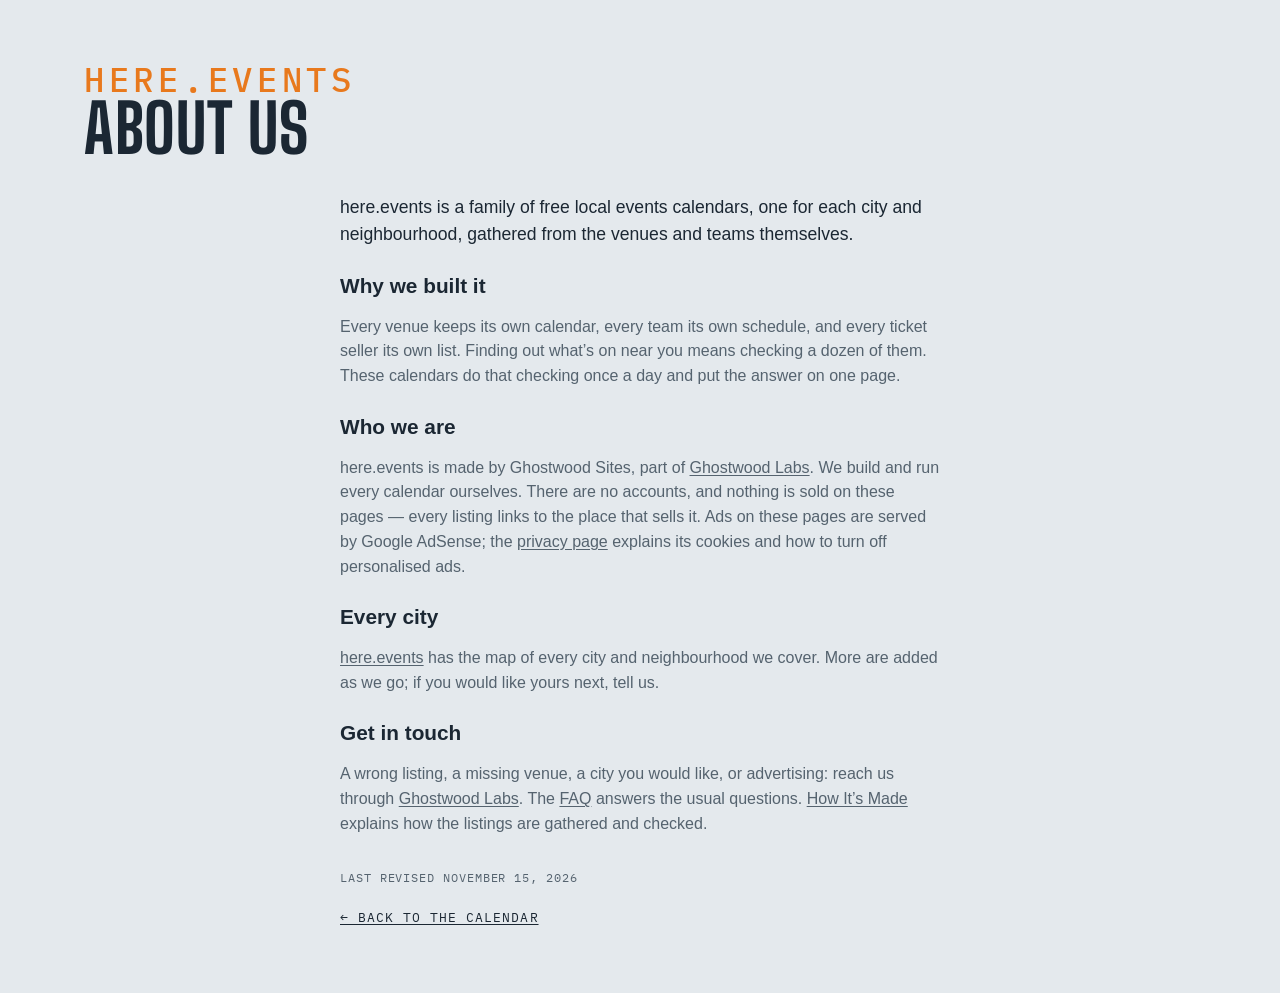
<file: site/about.html>
<!DOCTYPE html>
<html lang="en">
<head>
<meta charset="utf-8">
<meta name="viewport" content="width=device-width, initial-scale=1, viewport-fit=cover">
<meta name="theme-color" media="(prefers-color-scheme: light)" content="#edf1f4">
<meta name="theme-color" media="(prefers-color-scheme: dark)" content="#141a20">
<script>
  try {
    var t = localStorage.getItem('lqa-theme');
    var PHONE = '(max-width: 640px), (pointer: coarse) and (max-height: 500px)';
    if ((t === 'light' || t === 'dark') && !matchMedia(PHONE).matches) document.documentElement.dataset.theme = t;
  } catch (e) { /* no storage — system it is */ }
</script>
<title>About Us — here.events</title>
<meta name="description" content="About here.events: free local events calendars for each city and neighbourhood, gathered from the venues and teams themselves.">
<link rel="canonical" href="https://seattle.here.events/about.html">
<link rel="icon" href="favicon.svg" type="image/svg+xml">
<link rel="preconnect" href="https://fonts.googleapis.com">
<link rel="preconnect" href="https://fonts.gstatic.com" crossorigin>
<link href="https://fonts.googleapis.com/css2?family=Big+Shoulders:opsz,wght@10..72,500;10..72,700&family=IBM+Plex+Mono:wght@400;500&display=swap" rel="stylesheet">
<link rel="stylesheet" href="styles.css?v=__V__">
<script src="city.js?v=__V__"></script>
</head>
<body>

<!-- the Ghostwood Labs mark, drawn once; the masthead and the footer <use> it -->
<svg width="0" height="0" style="position:absolute" aria-hidden="true">
  <symbol id="gw-mark" viewBox="0 0 576 576">
    <g fill="none" stroke="currentColor" stroke-width="24" stroke-linecap="round" stroke-linejoin="round">
      <path d="M300.19 51.03A26 26 0 0 1 275.81 51.03L235.63 29.71A26 26 0 0 0 210.57 30.08L103.63 91.02A26 26 0 0 0 90.5 113.61L90.5 161.4A26 26 0 0 1 77.38 183.98L39.62 205.52A26 26 0 0 0 26.5 228.1L26.5 347.9A26 26 0 0 0 39.62 370.48L77.38 392.02A26 26 0 0 1 90.5 414.6L90.5 462.39A26 26 0 0 0 103.63 484.98L210.57 545.92A26 26 0 0 0 235.63 546.29L275.81 524.97A26 26 0 0 1 300.19 524.97L340.37 546.29A26 26 0 0 0 365.43 545.92L472.37 484.98A26 26 0 0 0 485.5 462.39L485.5 414.6A26 26 0 0 1 498.62 392.02L536.38 370.48A26 26 0 0 0 549.5 347.9L549.5 228.1A26 26 0 0 0 536.38 205.52L498.62 183.98A26 26 0 0 1 485.5 161.4L485.5 113.61A26 26 0 0 0 472.37 91.02L365.43 30.08A26 26 0 0 0 340.37 29.71L300.19 51.03Z"/>
      <path d="M288 57.5L288 177.5"/>
      <path d="M288 518.5L288 403.5"/>
      <path d="M90.5 176.5L144.63 204.58A26 26 0 0 0 169.19 204.26L209.58 181.92A26 26 0 0 0 223 159.17L223 101.5L158.5 137.5"/>
      <path d="M485.5 176.5L431.37 204.58A26 26 0 0 1 406.81 204.26L366.42 181.92A26 26 0 0 1 353 159.17L353 101.5L417.5 137.5"/>
      <path d="M157 211L157 287.5"/>
      <path d="M419 211L419 287.5"/>
      <path d="M90.5 399.5L144.63 371.42A26 26 0 0 1 169.19 371.74L209.58 394.08A26 26 0 0 1 223 416.83L223 474.5L158.5 438.5"/>
      <path d="M485.5 399.5L431.37 371.42A26 26 0 0 0 406.81 371.74L366.42 394.08A26 26 0 0 0 353 416.83L353 474.5L417.5 438.5"/>
      <path d="M26.5 288L92 325.5L92 250.5"/>
      <path d="M549.5 288L484 325.5L484 250.5"/>
    </g>
  </symbol>
</svg>

<!-- About us (Steve, 2026-10-29: "Create an about us section just to the left of FAQ, make it work
     the same"): one shared page for every city, word for word, like the FAQ. Styled by .ad-page. -->
<header class="masthead">
  <div class="masthead-text">
    <p class="eyebrow">here.events</p>
    <h1>About Us</h1>
  </div>
</header>
<main class="ad-page about-page">
  <p class="ad-lead">here.events is a family of free local events calendars, one for each city and neighbourhood, gathered from the venues and teams themselves.</p>

  <h2>Why we built it</h2>
  <p>Every venue keeps its own calendar, every team its own schedule, and every ticket seller its own list. Finding out what’s on near you means checking a dozen of them. These calendars do that checking once a day and put the answer on one page.</p>

  <h2>Who we are</h2>
  <p>here.events is made by Ghostwood Sites, part of <a href="https://ghostwoodlabs.com/" rel="noopener">Ghostwood Labs</a>. We build and run every calendar ourselves. There are no accounts, and nothing is sold on these pages — every listing links to the place that sells it. Ads on these pages are served by Google AdSense; the <a href="https://here.events/privacy/">privacy page</a> explains its cookies and how to turn off personalised ads.</p>

  <h2>Every city</h2>
  <p><a href="https://here.events/">here.events</a> has the map of every city and neighbourhood we cover. More are added as we go; if you would like yours next, tell us.</p>

  <h2>Get in touch</h2>
  <p>A wrong listing, a missing venue, a city you would like, or advertising: reach us through <a href="https://ghostwoodlabs.com/" rel="noopener">Ghostwood Labs</a>. The <a href="faq.html">FAQ</a> answers the usual questions. <a href="how.html">How It’s Made</a> explains how the listings are gathered and checked.</p>

  <p class="ad-revised">Last revised <time datetime="2026-11-15">November 15, 2026</time></p>
  <a class="ad-back" href="./">← Back to the calendar</a>
</main>
</body>
</html>
</file>
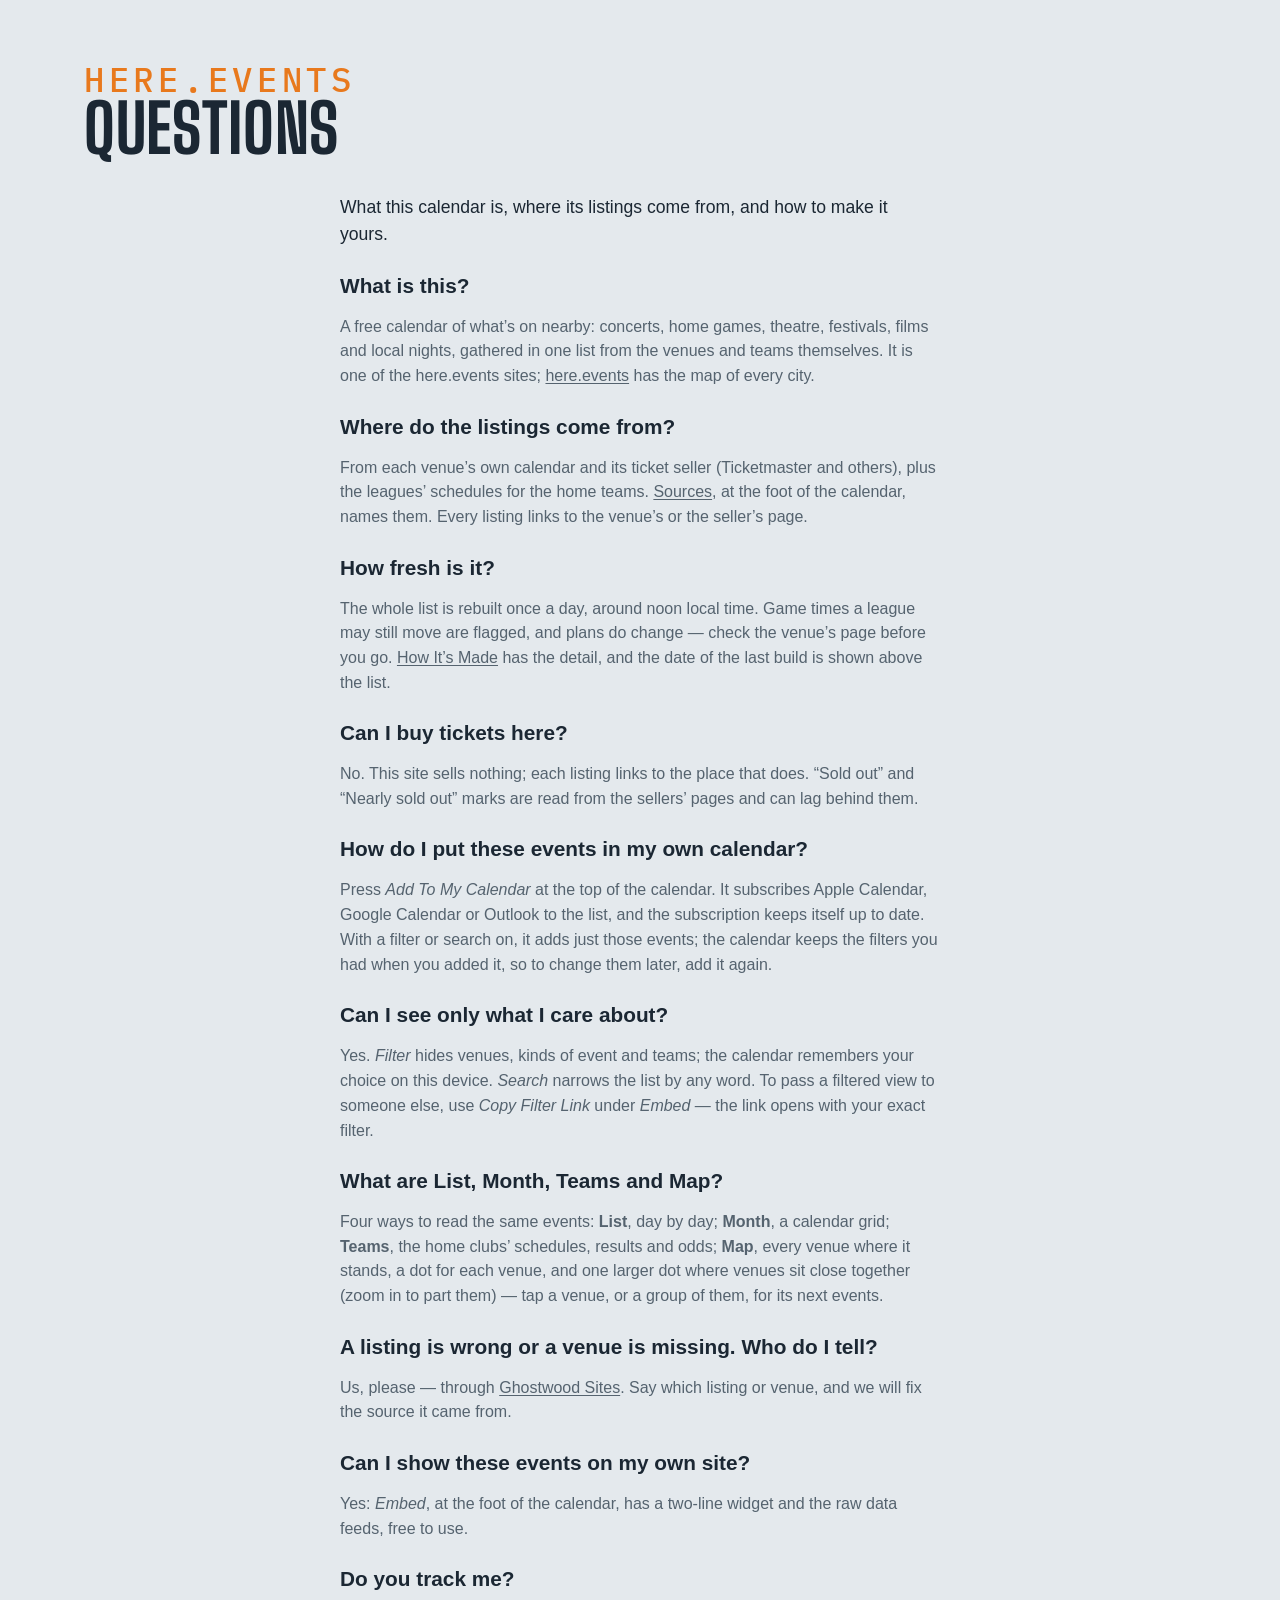
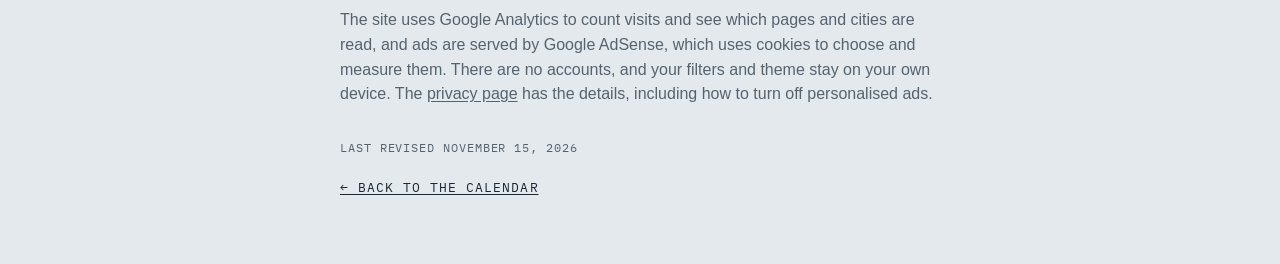
<file: site/faq.html>
<!DOCTYPE html>
<html lang="en">
<head>
<meta charset="utf-8">
<meta name="viewport" content="width=device-width, initial-scale=1, viewport-fit=cover">
<meta name="theme-color" media="(prefers-color-scheme: light)" content="#edf1f4">
<meta name="theme-color" media="(prefers-color-scheme: dark)" content="#141a20">
<script>
  try {
    var t = localStorage.getItem('lqa-theme');
    var PHONE = '(max-width: 640px), (pointer: coarse) and (max-height: 500px)';
    if ((t === 'light' || t === 'dark') && !matchMedia(PHONE).matches) document.documentElement.dataset.theme = t;
  } catch (e) { /* no storage — system it is */ }
</script>
<title>Questions — here.events</title>
<meta name="description" content="Questions about this events calendar: where the listings come from, how fresh they are, and how to put them in your own calendar.">
<link rel="canonical" href="https://seattle.here.events/faq.html">
<link rel="icon" href="favicon.svg" type="image/svg+xml">
<link rel="preconnect" href="https://fonts.googleapis.com">
<link rel="preconnect" href="https://fonts.gstatic.com" crossorigin>
<link href="https://fonts.googleapis.com/css2?family=Big+Shoulders:opsz,wght@10..72,500;10..72,700&family=IBM+Plex+Mono:wght@400;500&display=swap" rel="stylesheet">
<link rel="stylesheet" href="styles.css?v=__V__">
<script src="city.js?v=__V__"></script>
</head>
<body>

<!-- the Ghostwood Labs mark, drawn once; the masthead and the footer <use> it -->
<svg width="0" height="0" style="position:absolute" aria-hidden="true">
  <symbol id="gw-mark" viewBox="0 0 576 576">
    <g fill="none" stroke="currentColor" stroke-width="24" stroke-linecap="round" stroke-linejoin="round">
      <path d="M300.19 51.03A26 26 0 0 1 275.81 51.03L235.63 29.71A26 26 0 0 0 210.57 30.08L103.63 91.02A26 26 0 0 0 90.5 113.61L90.5 161.4A26 26 0 0 1 77.38 183.98L39.62 205.52A26 26 0 0 0 26.5 228.1L26.5 347.9A26 26 0 0 0 39.62 370.48L77.38 392.02A26 26 0 0 1 90.5 414.6L90.5 462.39A26 26 0 0 0 103.63 484.98L210.57 545.92A26 26 0 0 0 235.63 546.29L275.81 524.97A26 26 0 0 1 300.19 524.97L340.37 546.29A26 26 0 0 0 365.43 545.92L472.37 484.98A26 26 0 0 0 485.5 462.39L485.5 414.6A26 26 0 0 1 498.62 392.02L536.38 370.48A26 26 0 0 0 549.5 347.9L549.5 228.1A26 26 0 0 0 536.38 205.52L498.62 183.98A26 26 0 0 1 485.5 161.4L485.5 113.61A26 26 0 0 0 472.37 91.02L365.43 30.08A26 26 0 0 0 340.37 29.71L300.19 51.03Z"/>
      <path d="M288 57.5L288 177.5"/>
      <path d="M288 518.5L288 403.5"/>
      <path d="M90.5 176.5L144.63 204.58A26 26 0 0 0 169.19 204.26L209.58 181.92A26 26 0 0 0 223 159.17L223 101.5L158.5 137.5"/>
      <path d="M485.5 176.5L431.37 204.58A26 26 0 0 1 406.81 204.26L366.42 181.92A26 26 0 0 1 353 159.17L353 101.5L417.5 137.5"/>
      <path d="M157 211L157 287.5"/>
      <path d="M419 211L419 287.5"/>
      <path d="M90.5 399.5L144.63 371.42A26 26 0 0 1 169.19 371.74L209.58 394.08A26 26 0 0 1 223 416.83L223 474.5L158.5 438.5"/>
      <path d="M485.5 399.5L431.37 371.42A26 26 0 0 0 406.81 371.74L366.42 394.08A26 26 0 0 0 353 416.83L353 474.5L417.5 438.5"/>
      <path d="M26.5 288L92 325.5L92 250.5"/>
      <path d="M549.5 288L484 325.5L484 250.5"/>
    </g>
  </symbol>
</svg>

<!-- The FAQ (Steve, 2026-10-28, queued "creating a FAQ page"): one shared page for
     every city, word for word, "here.events" over the heading on every site (Steve,
     2026-10-29: "FAQ doesn't need the city/neighboorhood"). Styled by .ad-page in styles.css, like Advertise. -->
<header class="masthead">
  <div class="masthead-text">
    <p class="eyebrow">here.events</p>
    <h1>Questions</h1>
  </div>
</header>
<main class="ad-page faq-page">
  <p class="ad-lead">What this calendar is, where its listings come from, and how to make it yours.</p>

  <h2>What is this?</h2>
  <p>A free calendar of what’s on nearby: concerts, home games, theatre, festivals, films and local nights, gathered in one list from the venues and teams themselves. It is one of the here.events sites; <a href="https://here.events/">here.events</a> has the map of every city.</p>

  <h2>Where do the listings come from?</h2>
  <p>From each venue’s own calendar and its ticket seller (Ticketmaster and others), plus the leagues’ schedules for the home teams. <a href="sources.html">Sources</a>, at the foot of the calendar, names them. Every listing links to the venue’s or the seller’s page.</p>

  <h2>How fresh is it?</h2>
  <p>The whole list is rebuilt once a day, around noon local time. Game times a league may still move are flagged, and plans do change — check the venue’s page before you go. <a href="how.html">How It’s Made</a> has the detail, and the date of the last build is shown above the list.</p>

  <h2>Can I buy tickets here?</h2>
  <p>No. This site sells nothing; each listing links to the place that does. “Sold out” and “Nearly sold out” marks are read from the sellers’ pages and can lag behind them.</p>

  <h2>How do I put these events in my own calendar?</h2>
  <p>Press <em>Add To My Calendar</em> at the top of the calendar. It subscribes Apple Calendar, Google Calendar or Outlook to the list, and the subscription keeps itself up to date. With a filter or search on, it adds just those events; the calendar keeps the filters you had when you added it, so to change them later, add it again.</p>

  <h2>Can I see only what I care about?</h2>
  <p>Yes. <em>Filter</em> hides venues, kinds of event and teams; the calendar remembers your choice on this device. <em>Search</em> narrows the list by any word. To pass a filtered view to someone else, use <em>Copy Filter Link</em> under <em>Embed</em> — the link opens with your exact filter.</p>

  <h2>What are List, Month, Teams and Map?</h2>
  <p>Four ways to read the same events: <strong>List</strong>, day by day; <strong>Month</strong>, a calendar grid; <strong>Teams</strong>, the home clubs’ schedules, results and odds; <strong>Map</strong>, every venue where it stands, a dot for each venue, and one larger dot where venues sit close together (zoom in to part them) — tap a venue, or a group of them, for its next events.</p>

  <h2>A listing is wrong or a venue is missing. Who do I tell?</h2>
  <p>Us, please — through <a href="https://ghostwoodlabs.com/" rel="noopener">Ghostwood Sites</a>. Say which listing or venue, and we will fix the source it came from.</p>

  <h2>Can I show these events on my own site?</h2>
  <p>Yes: <em>Embed</em>, at the foot of the calendar, has a two-line widget and the raw data feeds, free to use.</p>

  <h2>Do you track me?</h2>
  <p>The site uses Google Analytics to count visits and see which pages and cities are read, and ads are served by Google AdSense, which uses cookies to choose and measure them. There are no accounts, and your filters and theme stay on your own device. The <a href="https://here.events/privacy/">privacy page</a> has the details, including how to turn off personalised ads.</p>

  <p class="ad-revised">Last revised <time datetime="2026-11-15">November 15, 2026</time></p>
  <a class="ad-back" href="./">← Back to the calendar</a>
</main>
</body>
</html>
</file>
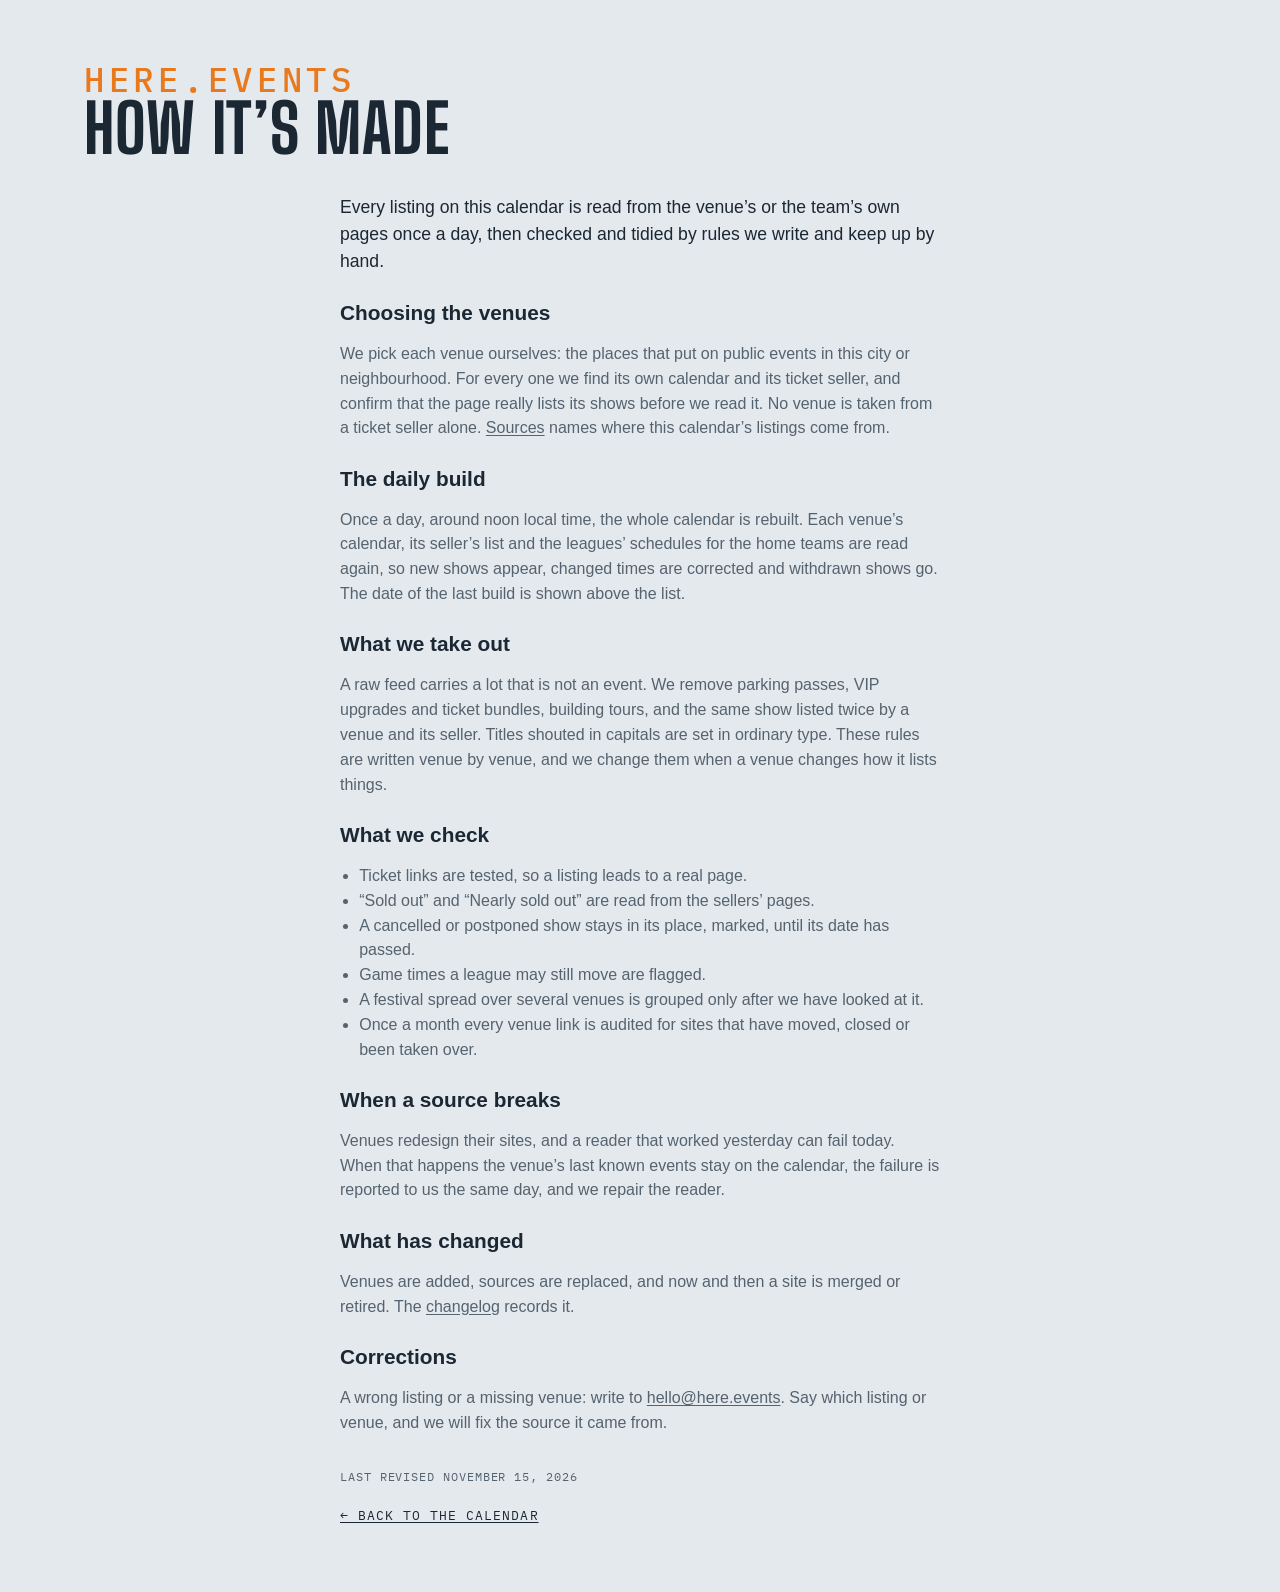
<file: site/how.html>
<!DOCTYPE html>
<html lang="en">
<head>
<meta charset="utf-8">
<meta name="viewport" content="width=device-width, initial-scale=1, viewport-fit=cover">
<meta name="theme-color" media="(prefers-color-scheme: light)" content="#edf1f4">
<meta name="theme-color" media="(prefers-color-scheme: dark)" content="#141a20">
<script>
  try {
    var t = localStorage.getItem('lqa-theme');
    var PHONE = '(max-width: 640px), (pointer: coarse) and (max-height: 500px)';
    if ((t === 'light' || t === 'dark') && !matchMedia(PHONE).matches) document.documentElement.dataset.theme = t;
  } catch (e) {}
</script>
<title>How This Calendar Is Made — here.events</title>
<meta name="description" content="How the here.events calendars are made: which venues are chosen, what is read each day, what is taken out by hand, and what is checked before a listing is published.">
<link rel="canonical" href="https://seattle.here.events/how.html">
<link rel="icon" href="favicon.svg" type="image/svg+xml">
<link rel="preconnect" href="https://fonts.googleapis.com">
<link rel="preconnect" href="https://fonts.gstatic.com" crossorigin>
<link href="https://fonts.googleapis.com/css2?family=Big+Shoulders:opsz,wght@10..72,500;10..72,700&family=IBM+Plex+Mono:wght@400;500&display=swap" rel="stylesheet">
<link rel="stylesheet" href="styles.css?v=__V__">
<script src="city.js?v=__V__"></script>
</head>
<body>

<svg width="0" height="0" style="position:absolute" aria-hidden="true">
  <symbol id="gw-mark" viewBox="0 0 576 576">
    <g fill="none" stroke="currentColor" stroke-width="24" stroke-linecap="round" stroke-linejoin="round">
      <path d="M300.19 51.03A26 26 0 0 1 275.81 51.03L235.63 29.71A26 26 0 0 0 210.57 30.08L103.63 91.02A26 26 0 0 0 90.5 113.61L90.5 161.4A26 26 0 0 1 77.38 183.98L39.62 205.52A26 26 0 0 0 26.5 228.1L26.5 347.9A26 26 0 0 0 39.62 370.48L77.38 392.02A26 26 0 0 1 90.5 414.6L90.5 462.39A26 26 0 0 0 103.63 484.98L210.57 545.92A26 26 0 0 0 235.63 546.29L275.81 524.97A26 26 0 0 1 300.19 524.97L340.37 546.29A26 26 0 0 0 365.43 545.92L472.37 484.98A26 26 0 0 0 485.5 462.39L485.5 414.6A26 26 0 0 1 498.62 392.02L536.38 370.48A26 26 0 0 0 549.5 347.9L549.5 228.1A26 26 0 0 0 536.38 205.52L498.62 183.98A26 26 0 0 1 485.5 161.4L485.5 113.61A26 26 0 0 0 472.37 91.02L365.43 30.08A26 26 0 0 0 340.37 29.71L300.19 51.03Z"/>
      <path d="M288 57.5L288 177.5"/>
      <path d="M288 518.5L288 403.5"/>
      <path d="M90.5 176.5L144.63 204.58A26 26 0 0 0 169.19 204.26L209.58 181.92A26 26 0 0 0 223 159.17L223 101.5L158.5 137.5"/>
      <path d="M485.5 176.5L431.37 204.58A26 26 0 0 1 406.81 204.26L366.42 181.92A26 26 0 0 1 353 159.17L353 101.5L417.5 137.5"/>
      <path d="M157 211L157 287.5"/>
      <path d="M419 211L419 287.5"/>
      <path d="M90.5 399.5L144.63 371.42A26 26 0 0 1 169.19 371.74L209.58 394.08A26 26 0 0 1 223 416.83L223 474.5L158.5 438.5"/>
      <path d="M485.5 399.5L431.37 371.42A26 26 0 0 0 406.81 371.74L366.42 394.08A26 26 0 0 0 353 416.83L353 474.5L417.5 438.5"/>
      <path d="M26.5 288L92 325.5L92 250.5"/>
      <path d="M549.5 288L484 325.5L484 250.5"/>
    </g>
  </symbol>
</svg>

<header class="masthead">
  <div class="masthead-text">
    <p class="eyebrow">here.events</p>
    <h1>How It’s Made</h1>
  </div>
</header>
<main class="ad-page how-page">
  <p class="ad-lead">Every listing on this calendar is read from the venue’s or the team’s own pages once a day, then checked and tidied by rules we write and keep up by hand.</p>

  <h2>Choosing the venues</h2>
  <p>We pick each venue ourselves: the places that put on public events in this city or neighbourhood. For every one we find its own calendar and its ticket seller, and confirm that the page really lists its shows before we read it. No venue is taken from a ticket seller alone. <a href="sources.html">Sources</a> names where this calendar’s listings come from.</p>

  <h2>The daily build</h2>
  <p>Once a day, around noon local time, the whole calendar is rebuilt. Each venue’s calendar, its seller’s list and the leagues’ schedules for the home teams are read again, so new shows appear, changed times are corrected and withdrawn shows go. The date of the last build is shown above the list.</p>

  <h2>What we take out</h2>
  <p>A raw feed carries a lot that is not an event. We remove parking passes, VIP upgrades and ticket bundles, building tours, and the same show listed twice by a venue and its seller. Titles shouted in capitals are set in ordinary type. These rules are written venue by venue, and we change them when a venue changes how it lists things.</p>

  <h2>What we check</h2>
  <ul>
    <li>Ticket links are tested, so a listing leads to a real page.</li>
    <li>“Sold out” and “Nearly sold out” are read from the sellers’ pages.</li>
    <li>A cancelled or postponed show stays in its place, marked, until its date has passed.</li>
    <li>Game times a league may still move are flagged.</li>
    <li>A festival spread over several venues is grouped only after we have looked at it.</li>
    <li>Once a month every venue link is audited for sites that have moved, closed or been taken over.</li>
  </ul>

  <h2>When a source breaks</h2>
  <p>Venues redesign their sites, and a reader that worked yesterday can fail today. When that happens the venue’s last known events stay on the calendar, the failure is reported to us the same day, and we repair the reader.</p>

  <h2>What has changed</h2>
  <p>Venues are added, sources are replaced, and now and then a site is merged or retired. The <a href="https://here.events/changelog/">changelog</a> records it.</p>

  <h2>Corrections</h2>
  <p>A wrong listing or a missing venue: write to <a href="mailto:hello@here.events">hello@here.events</a>. Say which listing or venue, and we will fix the source it came from.</p>

  <p class="ad-revised">Last revised <time datetime="2026-11-15">November 15, 2026</time></p>
  <a class="ad-back" href="./">← Back to the calendar</a>
</main>
</body>
</html>
</file>
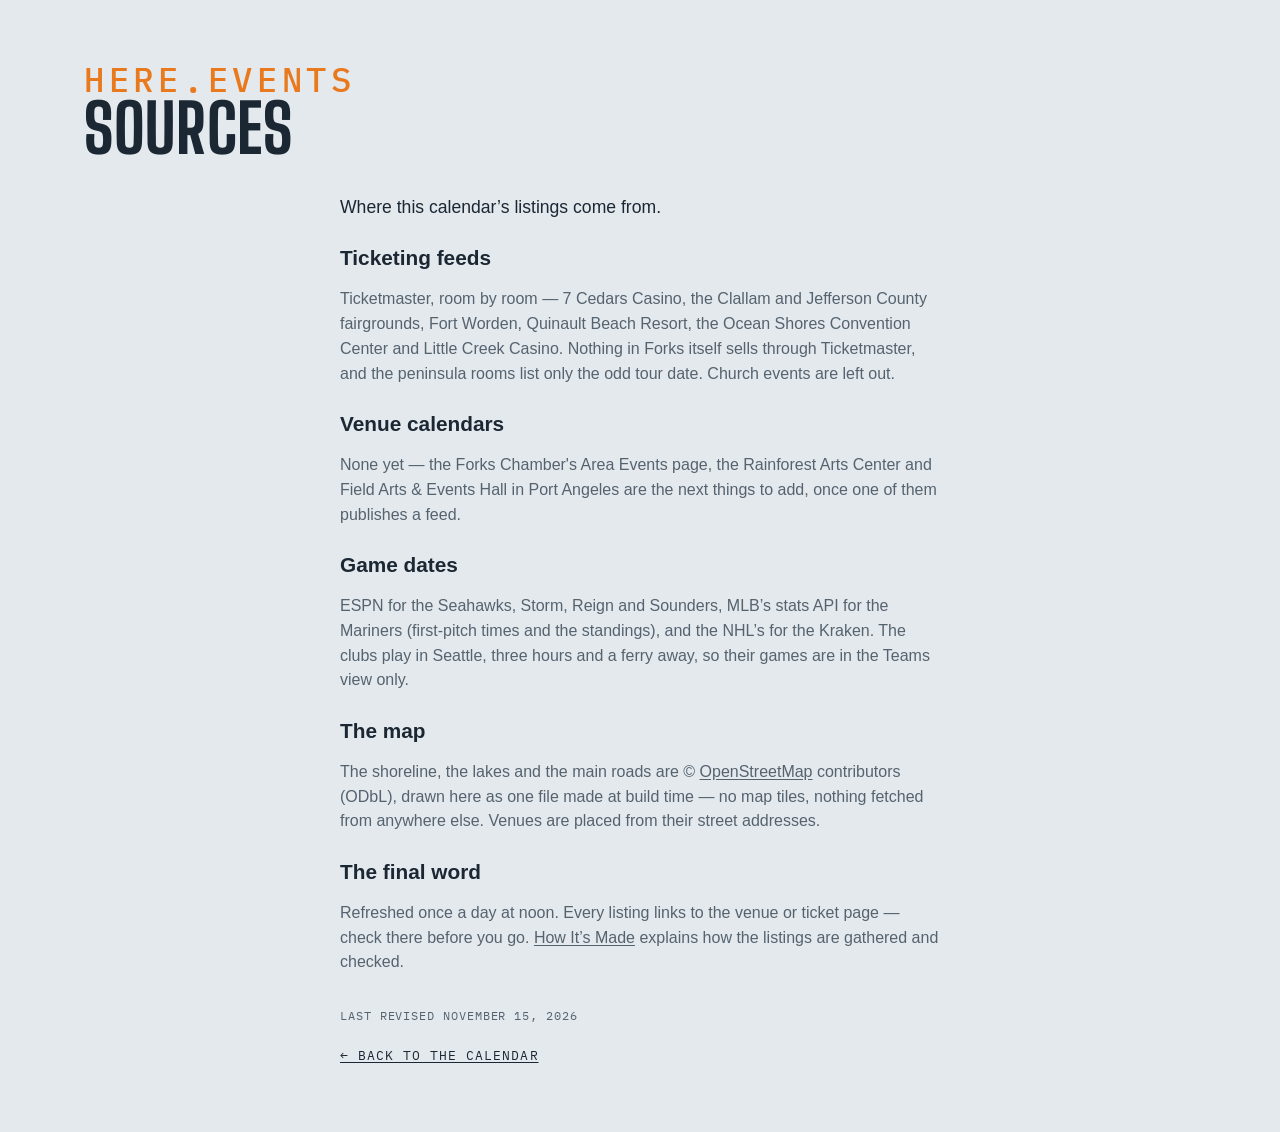
<file: site/sources.html>
<!DOCTYPE html>
<html lang="en">
<head>
<meta charset="utf-8">
<meta name="viewport" content="width=device-width, initial-scale=1, viewport-fit=cover">
<meta name="theme-color" media="(prefers-color-scheme: light)" content="#edf1f4">
<meta name="theme-color" media="(prefers-color-scheme: dark)" content="#141a20">
<script>
  try {
    var t = localStorage.getItem('lqa-theme');
    var PHONE = '(max-width: 640px), (pointer: coarse) and (max-height: 500px)';
    if ((t === 'light' || t === 'dark') && !matchMedia(PHONE).matches) document.documentElement.dataset.theme = t;
  } catch (e) { /* no storage — system it is */ }
</script>
<title>Sources — here.events</title>
<meta name="description" content="Where this events calendar’s listings come from: the ticket sellers, the venues’ own calendars and the leagues’ schedules.">
<link rel="icon" href="favicon.svg" type="image/svg+xml">
<link rel="preconnect" href="https://fonts.googleapis.com">
<link rel="preconnect" href="https://fonts.gstatic.com" crossorigin>
<link href="https://fonts.googleapis.com/css2?family=Big+Shoulders:opsz,wght@10..72,500;10..72,700&family=IBM+Plex+Mono:wght@400;500&display=swap" rel="stylesheet">
<link rel="stylesheet" href="styles.css?v=__V__">
<script src="city.js?v=__V__"></script>
</head>
<body>

<!-- the Ghostwood Labs mark, drawn once; the masthead and the footer <use> it -->
<svg width="0" height="0" style="position:absolute" aria-hidden="true">
  <symbol id="gw-mark" viewBox="0 0 576 576">
    <g fill="none" stroke="currentColor" stroke-width="24" stroke-linecap="round" stroke-linejoin="round">
      <path d="M300.19 51.03A26 26 0 0 1 275.81 51.03L235.63 29.71A26 26 0 0 0 210.57 30.08L103.63 91.02A26 26 0 0 0 90.5 113.61L90.5 161.4A26 26 0 0 1 77.38 183.98L39.62 205.52A26 26 0 0 0 26.5 228.1L26.5 347.9A26 26 0 0 0 39.62 370.48L77.38 392.02A26 26 0 0 1 90.5 414.6L90.5 462.39A26 26 0 0 0 103.63 484.98L210.57 545.92A26 26 0 0 0 235.63 546.29L275.81 524.97A26 26 0 0 1 300.19 524.97L340.37 546.29A26 26 0 0 0 365.43 545.92L472.37 484.98A26 26 0 0 0 485.5 462.39L485.5 414.6A26 26 0 0 1 498.62 392.02L536.38 370.48A26 26 0 0 0 549.5 347.9L549.5 228.1A26 26 0 0 0 536.38 205.52L498.62 183.98A26 26 0 0 1 485.5 161.4L485.5 113.61A26 26 0 0 0 472.37 91.02L365.43 30.08A26 26 0 0 0 340.37 29.71L300.19 51.03Z"/>
      <path d="M288 57.5L288 177.5"/>
      <path d="M288 518.5L288 403.5"/>
      <path d="M90.5 176.5L144.63 204.58A26 26 0 0 0 169.19 204.26L209.58 181.92A26 26 0 0 0 223 159.17L223 101.5L158.5 137.5"/>
      <path d="M485.5 176.5L431.37 204.58A26 26 0 0 1 406.81 204.26L366.42 181.92A26 26 0 0 1 353 159.17L353 101.5L417.5 137.5"/>
      <path d="M157 211L157 287.5"/>
      <path d="M419 211L419 287.5"/>
      <path d="M90.5 399.5L144.63 371.42A26 26 0 0 1 169.19 371.74L209.58 394.08A26 26 0 0 1 223 416.83L223 474.5L158.5 438.5"/>
      <path d="M485.5 399.5L431.37 371.42A26 26 0 0 0 406.81 371.74L366.42 394.08A26 26 0 0 0 353 416.83L353 474.5L417.5 438.5"/>
      <path d="M26.5 288L92 325.5L92 250.5"/>
      <path d="M549.5 288L484 325.5L484 250.5"/>
    </g>
  </symbol>
</svg>

<!-- The sources (Steve, 2026-10-29: "make it work like FAQ"): moved here from the footer's
     floating panel. "here.events" over the heading like the FAQ, but the text below is this
     city's own — each city keeps its own sources.html. Styled by .ad-page in styles.css. -->
<header class="masthead">
  <div class="masthead-text">
    <p class="eyebrow">here.events</p>
    <h1>Sources</h1>
  </div>
</header>
<main class="ad-page sources-page">
  <p class="ad-lead">Where this calendar’s listings come from.</p>

  <h2>Ticketing feeds</h2>
  <p>Ticketmaster, room by room — 7 Cedars Casino, the Clallam and Jefferson County fairgrounds, Fort Worden, Quinault Beach Resort, the Ocean Shores Convention Center and Little Creek Casino. Nothing in Forks itself sells through Ticketmaster, and the peninsula rooms list only the odd tour date. Church events are left out.</p>

  <h2>Venue calendars</h2>
  <p>None yet — the Forks Chamber's Area Events page, the Rainforest Arts Center and Field Arts &amp; Events Hall in Port Angeles are the next things to add, once one of them publishes a feed.</p>

  <h2>Game dates</h2>
  <p>ESPN for the Seahawks, Storm, Reign and Sounders, MLB’s stats API for the Mariners (first-pitch times and the standings), and the NHL’s for the Kraken. The clubs play in Seattle, three hours and a ferry away, so their games are in the Teams view only.</p>

  <h2>The map</h2>
  <p>The shoreline, the lakes and the main roads are © <a href="https://www.openstreetmap.org/copyright" target="_blank" rel="noopener">OpenStreetMap</a> contributors (ODbL), drawn here as one file made at build time — no map tiles, nothing fetched from anywhere else. Venues are placed from their street addresses.</p>

  <h2>The final word</h2>
  <p>Refreshed once a day at noon. Every listing links to the venue or ticket page — check there before you go. <a href="how.html">How It’s Made</a> explains how the listings are gathered and checked.</p>

  <p class="ad-revised">Last revised <time datetime="2026-11-15">November 15, 2026</time></p>
  <a class="ad-back" href="./">← Back to the calendar</a>
</main>
</body>
</html>
</file>
<file: site/styles.css>
/* Lower Queen Anne Events — overcast-sky palette, marquee display type. */

:root {
  --sky: #e4e9ed;        /* overcast paper (a step down from #edf1f4, Steve 2026-10-12: "a little less glaring") */
  --mist: #f7f9fb;       /* card surface (was pure white) */
  --ink: #1b2733;        /* Puget ink */
  --ink-soft: #55636f;
  --ink-bright: #1b2733; /* the logo: pure white in the dark palette, ink here */
  --line: #c3ccd4;
  --gold: #e8791d;       /* Space Needle "Galaxy Gold" */
  --gold-soft: #fbe9d8;
  /* Color coding is muted (a step back from the pure primaries) and each
     group keeps to its own family so a dot or stripe reads as what it is:
     venues are cool (blue → violet → teal), event types are warm (yellow →
     orange → red → pink). */
  /* venue hues (chips, grid ticks, agenda tags): a sweep from teal through
     blue and violet to magenta, neighbors alternating light and dark */
  /* all three families sit a step back from the pure primaries: the same
     hues, less glare, so the stripes and ticks read after the titles */
  --v-cedars: #2e9e8b; --v-clallam: #6f9e2e; --v-worden: #2e4f9e; --v-jeffco: #9e6b2e; --v-quinault: #2e749e; --v-osconv: #9e2e90; --v-littlecreek: #9e2e2e; /* the rooms, one hue each (city.js cssVar): the peninsula cool, the coast warm */
  --venue-text: 72%;     /* how much of the venue hue the card's venue label keeps (light mode) */
  --tint: 26%;           /* the venue wash behind a series card (light mode; 13% in the dark palette) */
  --row-a: #f3f6f8; --row-b: #d6dde3; /* the list's rows alternate light and dark grey; only a series keeps its venue's hue (Steve, 2026-10-20) */
  /* event-type hues (calendar ticks, agenda right edge): concerts salmon and
     arts crimson keep clear of the brand orange; movies slate = "quiet" */
  --t-concert: #d9664f;
  --t-sports: #d4b106;
  --t-arts: #b8303f;
  --t-movie: #7a8a99;
  --t-community: #d63f9c;
  --t-expo: #2a9d8f;      /* conventions & expos: turquoise, the one hue the types didn't use */
  --t-bar: #c28a12;       /* bar nights: amber, an ale between the sports yellow and concert salmon */
  --alert: #e02b26;       /* cancelled / postponed notes: plain bright red */
  --barh-base: 3.4rem;   /* the pinned filter bar's height (chips 2.25rem + padding) */
  --titleh: 1.7rem;      /* the bar's title line (1.2rem + .5rem gap), added while scrolled */
  --barh: var(--barh-base); /* what the sticky things below the bar offset by */
  --rule: color-mix(in srgb, var(--line), var(--ink-soft)); /* list dividers: a step brighter than --line */
  /* the scorebug (the live game block, .tf-bug): a light panel in this theme, the broadcast's charcoal in the dark one (Steve, 2026-10-12: the charcoal panel on the light card looked bad) */
  --bug-bg: #f9fafb; --bug-frame: #c9d2da; --bug-ink: #1b2733; --bug-soft: #55636f; --bug-dim: #7c8894; --bug-rowline: #d5dce3; --bug-off: #b3bcc5; --bug-muted: #6b7784; --bug-score-bg: #ffffff; --bug-shadow: rgba(15, 25, 35, .10); --bug-redzone: #c8261f;
  --bug-bw: 1px; --frame: var(--line); --frame-w: 1px; /* the game block's frame and the bug's rules: hairlines in the card's line colour here, the 2px broadcast frame in the dark theme (Steve, 2026-10-12: "soften … the borders in general") */
  --cell-mix: 22%; --cell-ink: var(--ink); --cell-bar: 4px; --cell-shadow: none; /* the bug's team cells: a wash of the club colour with a bar of it at the left and ink type, instead of the solid cell ("soften the colors here") */
  --tick-mix: var(--ink); --tick-pct: 65%; /* the refresh countdown ring: the club's colour mixed toward ink here, toward white on the dark ground (the mix itself is written in the .tf-refresh rule: a token holding var(--team-2) would resolve here on :root, where no club colour exists, and come out empty) */
  --dot: color-mix(in srgb, var(--ink-soft) 40%, transparent); /* the dotted underline under the watch strip's links */
  --display: "Big Shoulders", "Arial Narrow", sans-serif;
  --body: -apple-system, BlinkMacSystemFont, "Segoe UI", "Helvetica Neue", sans-serif;
  --mono: "IBM Plex Mono", ui-monospace, Menlo, monospace;
}
/* Dark palette. Applies when the system prefers dark and the visitor hasn't
   picked Light, or whenever they've picked Dark (the toggle sets
   data-theme on <html>; "system" leaves it unset). The two blocks must
   stay identical — CSS has no way to give one ruleset two unrelated
   conditions. */
@media (prefers-color-scheme: dark) {
  :root:not([data-theme="light"]) {
    color-scheme: dark;
    --sky: #141a20; --mist: #1d252e; --ink: #e8edf1; --ink-soft: #9aa7b2; --ink-bright: #ffffff;
    --line: #333f4a; --gold: #f08a33; --gold-soft: #3a2a1a;
    --v-cedars: #86ead9; --v-clallam: #c0ea86; --v-worden: #86a3ea; --v-jeffco: #eabc86; --v-quinault: #86c4ea; --v-osconv: #ea86dd; --v-littlecreek: #ea8686;
    --venue-text: 100%; --tint: 13%;
    --row-a: #1e252c; --row-b: #2c343c;
    --t-concert: #f0806a; --t-sports: #f2d21b; --t-arts: #d63a4f;
    --t-movie: #8b9db0; --t-community: #e660a8; --t-expo: #4fd1c5; --t-bar: #e3ad3c; --alert: #ff4b3e;
    --bug-bg: #2b2d30; --bug-frame: #c9cdd2; --bug-ink: #f4f4f4; --bug-soft: #d5d8dc; --bug-dim: #b9bec4; --bug-rowline: #5c6167; --bug-off: #6a6d72; --bug-muted: #4a4f56; --bug-score-bg: #fafafa; --bug-shadow: rgba(0, 0, 0, .35); --bug-redzone: #ff7b7b;
  --bug-bw: 2px; --frame: var(--ink-soft); --frame-w: 2px; --cell-mix: 100%; --cell-ink: #fff; --cell-bar: 0px; --cell-shadow: 0 1px 2px rgba(0, 0, 0, .5);
    --bug-bw: 2px; --frame: var(--ink-soft); --frame-w: 2px; --cell-mix: 100%; --cell-ink: #fff; --cell-bar: 0px; --cell-shadow: 0 1px 2px rgba(0, 0, 0, .5);
    --tick-mix: white; --tick-pct: 45%;
    --dot: color-mix(in srgb, var(--ink-soft) 60%, transparent);
  }
}
:root[data-theme="dark"] {
  color-scheme: dark;
  --sky: #141a20; --mist: #1d252e; --ink: #e8edf1; --ink-soft: #9aa7b2; --ink-bright: #ffffff;
  --line: #333f4a; --gold: #f08a33; --gold-soft: #3a2a1a;
  --v-cedars: #86ead9; --v-clallam: #c0ea86; --v-worden: #86a3ea; --v-jeffco: #eabc86; --v-quinault: #86c4ea; --v-osconv: #ea86dd; --v-littlecreek: #ea8686;
  --venue-text: 100%; --tint: 13%;
  --row-a: #1e252c; --row-b: #2c343c;
  --t-concert: #f0806a; --t-sports: #f2d21b; --t-arts: #d63a4f;
  --t-movie: #8b9db0; --t-community: #e660a8; --t-expo: #4fd1c5; --t-bar: #e3ad3c; --alert: #ff4b3e;
  --bug-bg: #2b2d30; --bug-frame: #c9cdd2; --bug-ink: #f4f4f4; --bug-soft: #d5d8dc; --bug-dim: #b9bec4; --bug-rowline: #5c6167; --bug-off: #6a6d72; --bug-muted: #4a4f56; --bug-score-bg: #fafafa; --bug-shadow: rgba(0, 0, 0, .35); --bug-redzone: #ff7b7b;
  --tick-mix: white; --tick-pct: 45%;
  --dot: color-mix(in srgb, var(--ink-soft) 60%, transparent);
}
:root[data-theme="light"] { color-scheme: light; }

* { box-sizing: border-box; }
html { scroll-behavior: smooth; overflow-x: clip; } /* clip: the footer bleeds to the viewport edges */
@media (prefers-reduced-motion: reduce) { html { scroll-behavior: auto; } }
/* the page is 62rem wide, and steps wider on big screens so event names
   get a single line: the calendar column is fixed, so all of the extra
   width goes to the cards (the footer line follows) */
:root { --pagew: 62rem; }
@media (min-width: 1180px) { :root { --pagew: 72rem; } }
@media (min-width: 1360px) { :root { --pagew: 80rem; } }
body {
  /* no bottom padding: the sticky footer is the page's last thing, and any
     padding here would show as a blank band under it once the list is short.
     A column flex at least a viewport tall, so a short page (the Teams view
     with one team) still puts the footer at the bottom edge */
  display: flex; flex-direction: column; min-height: 100vh; min-height: 100dvh;
  margin: 0 auto; padding: 0 1.25rem; max-width: var(--pagew);
  background: var(--sky); color: var(--ink);
  font: 16px/1.55 var(--body);
}
/* flex items refuse to shrink below their content's minimum width, so one
   unwrappable line (a TV listing, the compact bar's title) would push a whole
   section past a phone's edge; let them shrink like blocks */
body > * { min-width: 0; }
a { color: inherit; text-underline-offset: 2px; }
:focus-visible { outline: 2px solid var(--ink-soft); outline-offset: 2px; }

/* ---- masthead ---- */
.masthead {
  display: flex; flex-wrap: wrap; gap: 1.5rem; align-items: flex-end;
  justify-content: space-between; padding: 2.5rem 0 1rem;
}
.eyebrow {
  font-family: var(--mono); font-size: .8rem; letter-spacing: .12em;
  text-transform: uppercase; color: var(--gold); margin: 0 0 .3rem;
}
h1 {
  font-family: var(--display); font-weight: 700; font-size: clamp(2.6rem, 7vw, 4.2rem);
  line-height: .92; text-transform: uppercase; letter-spacing: .01em; margin: 0;
}
.masthead-text { min-width: 0; max-width: 100%; } /* a flex item would grow to its widest line and push past a phone's edge */
/* "More Cities" (See All until 2026-10-13, Other Places until 2026-10-18): the pill before the theme pill, to the same map (Steve, 2026-10-12); in the pinned bar the chip's text folds away and the map glyph stays */
/* Add To My Calendar: the first of the masthead's tools (Steve, 2026-10-26, "should move here" — beside More Cities; in the bar from 2026-09-16 until then), sized like the More Cities pill beside it */
.masthead-tools #subscribeBtn { order: 3; display: inline-flex; align-items: center; gap: .45rem; min-height: calc(1.7rem + 8px); padding: 0 .95em; }
.masthead-tools #subscribeBtn svg { width: 1rem; height: 1rem; flex: none; }
.masthead-tools #subscribeBtn:hover { border-color: var(--ink-soft); }
.bar-title .masthead-tools #subscribeBtn { min-height: 1.7rem; padding: 0 .5em; } /* icon-only in the title line, like the pill (the label rule is .bar-title .masthead-tools .chip span) */
.masthead-tools .see-all { order: 4; display: inline-flex; align-items: center; gap: .45rem; min-height: calc(1.7rem + 8px); padding: 0 .95em; text-decoration: none; }
.masthead-tools .see-all svg { width: 1rem; height: 1rem; fill: none; stroke: currentColor; stroke-width: 1.6; stroke-linejoin: round; stroke-linecap: round; }
.masthead-tools .see-all:hover { border-color: var(--ink-soft); }
.bar-title .masthead-tools .see-all { min-height: 1.7rem; padding: 0 .5em; }
/* the mark and the name as one thing: the mark stretches to the text's
   height (eyebrow + title) and keeps square, in the footer mark's white */
.masthead { --mast-title: clamp(2.6rem, 7vw, 4.2rem); } /* the title's size; the eyebrow and the mark are cut from it */
.masthead h1 { font-size: var(--mast-title); }
/* the picture (Steve, 2026-09-21: line art, the Needle's crown the focus):
   the top of the Space Needle from the Highsmith aerial, traced to single
   smooth lines at build (a gradient-magnitude pass over the photo, see the
   memory note), a 4.5:1 window from the spire tip to the Queen Anne treeline
   with the Needle centred and the Cascades ridge behind
   (design/lqa-masthead-lines-gen.py). The
   drawing is a luminance mask (masthead-lines.png, white = line) over a box
   of ink, so the lines are the palette's own ink in either theme. A band
   behind the masthead, the Needle toward the right, dissolving into the page
   on every side — no hard edge where the art stops (Steve, 2026-09-21) */
.masthead { min-height: 11rem; overflow: hidden; isolation: isolate; } /* a slim band (Steve, 2026-09-20: minimal) */
.masthead-photo { /* the drawing fills the gap between the name and the theme pill (Steve, 2026-10-05: "in all the modes try to make it fill this space"): a flex item between them, as tall as the band (the negative margins reach over the band's padding) */
  order: 1; flex: 1 1 0; align-self: stretch; min-width: 0; z-index: -1;
  margin: -2.5rem 0 -1rem; pointer-events: none;
  background: #fff; opacity: .9; /* white lines on the dark palette, black on the light one (Steve: "white and black with antialiasing") */
  -webkit-mask-image: url(masthead-lines.png), linear-gradient(to right, transparent 0%, #000 10%, #000 92%, transparent 100%), linear-gradient(to bottom, #000 0%, #000 58%, transparent 100%);
  mask-image: url(masthead-lines.png), linear-gradient(to right, transparent 0%, #000 10%, #000 92%, transparent 100%), linear-gradient(to bottom, #000 0%, #000 58%, transparent 100%);
  -webkit-mask-size: auto 100%, 100% 100%, 100% 100%; mask-size: auto 100%, 100% 100%, 100% 100%; /* the drawing at the band's height, however wide the gap: the Needle stays whole, the ridge beside it shows as far as the gap allows */
  -webkit-mask-position: 50% 0%, 0 0, 0 0; mask-position: 50% 0%, 0 0, 0 0; /* the Needle is at the drawing's centre, so its spire is the centre of the gap at every width (Steve, 2026-10-05: "make the center the top of the needle") */
  -webkit-mask-repeat: no-repeat; mask-repeat: no-repeat;
  mask-mode: luminance, alpha, alpha;
  -webkit-mask-composite: source-in; mask-composite: intersect;
}
.masthead-tools { order: 2; }
:root[data-theme="light"] .masthead-photo { background: #000; opacity: .7; }
@media (prefers-color-scheme: light) { :root:not([data-theme="dark"]) .masthead-photo { background: #000; opacity: .7; } }
.masthead-text { position: relative; }
.masthead .eyebrow { font-size: calc(var(--mast-title) * .5); font-weight: 500; letter-spacing: .14em; margin-bottom: .1rem; line-height: 1; } /* "Seattle": half the title's size (Steve, 2026-09-16: twice the quarter it was), a shade bolder */
/* the masthead's tools (Steve, 2026-09-14): Add To My Calendar (back here
   2026-10-26), the More Cities pill and the theme pill at the masthead's
   right end — the bar below keeps its room for the switch, filters, search,
   the clubs and the season calendar chip */
.masthead { position: relative; }
.masthead-tools { display: flex; align-items: center; gap: .6rem; flex: none; margin-left: auto; }
.sub { color: var(--ink-soft); max-width: 34rem; margin: .8rem 0 0; }

.updated { /* the "Updated …" stamp: an eyebrow line under the title, spaced like the one above it */
  margin: .3rem 0 0; min-height: 1em;
}
/* Solid-ink pill with the page background as its text — a dark pill in
   light mode, a light one in dark — softened on hover (the event sheet's
   Tickets button). */
.btn-cal {
  display: inline-flex; align-items: center; gap: .55em; margin: auto 0;
  font: 600 1rem/1 var(--body); color: var(--sky); background: var(--ink);
  border: 0; border-radius: 999px; padding: .85em 1.4em .85em 1.15em; cursor: pointer;
  transition: background .15s, color .15s;
}
.btn-cal svg { width: 1.15em; height: 1.15em; flex: none; }
.btn-cal:hover { background: var(--ink-soft); color: var(--sky); }
/* the subscribe pop: app.js placeSubscribePop fixes it under the masthead's
   Add To My Calendar button (right edges aligned); these are the fallback
   position and the look */
.pop {
  position: absolute; right: 0; top: calc(100% + 1.1rem); z-index: 10;
  width: min(18rem, 100%); background: var(--mist); border: 1px solid var(--line);
  border-radius: 8px; padding: 1rem 1.1rem; box-shadow: 0 8px 28px rgba(15, 25, 35, .18);
  font-size: .92rem;
}
.pop p { margin: 0 0 .6rem; }
.pop > :last-child { margin-bottom: 0; }
/* everything in the pop sits on one centre line: the checkbox row, the
   three named calendar tiles, the QR / Copy Link chips, then the note */
.pop-tiles { display: grid; grid-template-columns: repeat(3, 4.6rem); justify-content: center; gap: .6rem; margin: 0 0 .7rem; }
.pop-tools { display: flex; justify-content: center; gap: .5rem; margin: 0 0 .9rem; }
.pop-tools .chip { display: inline-flex; align-items: center; gap: .4rem; text-decoration: none; padding: .45em .85em; }
.pop-tools .chip svg { width: 1rem; height: 1rem; flex: none; color: var(--gold); }
.pop-tools .chip:hover { border-color: var(--ink-soft); }
/* Copy Link: a check replaces the icon for a moment after copying */
.pop-tools .chip.is-done svg { display: none; }
.pop-tools .chip.is-done::before { content: "✓"; font-weight: 700; line-height: 1; }
.qr-panel { text-align: center; margin-bottom: .6rem; }
#qrImg {
  display: inline-block; width: 170px; height: 170px;
  background: #fff; padding: 6px; border-radius: 8px;
}
#qrImg svg { display: block; width: 100%; height: 100%; }
/* a tile: the service's icon over its name */
.tile {
  display: grid; justify-items: center; gap: .4rem;
  padding: .6rem .3rem .5rem; border: 1px solid var(--line); border-radius: 10px;
  background: var(--sky); text-decoration: none; color: var(--ink-soft);
}
.tile-logo { width: 2.4rem; height: 2.4rem; border-radius: 8px; object-fit: contain; }
.tile span { font-family: var(--mono); font-size: .62rem; text-transform: uppercase; letter-spacing: .08em; line-height: 1; }
.tile:hover { border-color: var(--ink-soft); color: var(--ink); }
/* ---- filter bar: one row of matching chips ---- */
/* Funnel (filters), Reset, Copy link, Add To Calendar, then the theme toggle
   at the right end. position: relative makes the bar the box the subscribe
   pop hangs from. */
.filterbar {
  display: flex; flex-wrap: nowrap; gap: .6rem; align-items: center;
  margin: .75rem 0 0; position: relative;
}
.filterbar > * { flex-shrink: 0; }
.filterbar .chip {
  display: inline-flex; align-items: center; gap: .45rem; min-height: 2.25rem;
  position: relative; /* for the visually-hidden labels in .is-tight */
}
.filterbar .chip svg { width: 1rem; height: 1rem; flex: none; }
.filterbar .chip:not(:disabled):hover { border-color: var(--ink-soft); }
/* the funnel's chevron is the panel's open/closed indicator. Its outline is
   deliberately the same whether or not a filter is active — Reset lighting
   up is the "something's filtered" signal. */
/* The bar can't wrap. When its content wouldn't fit — app.js measures and
   sets .is-tight — the view switch's words go (see .view-toggle); the labeled
   Add To My Calendar chip that used to shed its label here left the bar for
   the masthead 2026-10-26. */
/* the Teams chip is a switch: solid while its view is on show */
/* the view switch: list | month | home teams, a three-stop pill like the theme's (same rules, .view-toggle) */
.view-toggle[data-active="month"] .theme-knob { left: calc(3px + var(--tt)); }
.view-toggle[data-active="teams"] .theme-knob { left: calc(3px + 2 * var(--tt)); }
.view-toggle button[aria-checked="true"] { color: var(--sky); }
/* while the Teams view is up the agenda's own controls step aside — the
   filters, search, the Today floater, Add To Calendar and the phone's calendar chip */
html.teams-open .search-wrap,
html.teams-open .cal-toggle { display: none; } /* Add To Calendar stays: in Teams mode it offers the club's season feed */
html.teams-open #calToday { display: none; }
.cal-side:not(.is-float) .cal { margin-bottom: 1.6rem; } /* room for the TODAY tab below the docked card */
/* the search box: a chip that takes typing, a magnifier at its right end and
   no placeholder; it gives up width first when the row gets tight */
.filterbar .search-wrap { position: relative; display: flex; flex: 1 1 10rem; min-width: 10rem; max-width: none; } /* the whole of the row's slack (Steve, 2026-10-24, "span the full width"; capped at 28rem from 2026-09-15 until then) */ /* takes whatever room the row has left, never less than a word's worth: the chips drop their labels first (is-tight) */
#searchBox {
  width: 100%; font: 500 .85rem/1 var(--body); color: var(--ink); background: var(--mist);
  border: 1px solid var(--line); border-radius: 999px; padding: .5em 2.4em .5em .95em; min-height: 2.25rem;
  -webkit-appearance: none; appearance: none;
}
#searchBox::-webkit-search-cancel-button { margin-right: .2em; }
/* hover and focus both just brighten the edge — no orange ring on a text box */
#searchBox:hover { border-color: var(--ink-soft); }
#searchBox:focus, #searchBox:focus-visible { outline: none; border-color: var(--ink); }
.search-wrap svg {
  position: absolute; right: .85rem; top: 50%; width: 1rem; height: 1rem;
  transform: translateY(-50%); color: var(--ink-soft); pointer-events: none;
}
/* Right end of the bar, left to right: the calendar chip (narrow layouts
   only), then the season calendar chip (DOM order keeps the chips together;
   flex order places them); the search box grows to fill the gap before them.
   Add To My Calendar was the bar's last chip from 2026-09-16 to 2026-10-26. */
#calToggle { order: 2; }
#viewToggle { order: -1; } /* the view switch leads the bar in either mode (Steve, 2026-09-14) */
/* light / dark: a two-stop pill at the bar's right end, the ink knob
   sliding under the stop in effect (the system's side until a click) */
.theme-toggle {
  position: relative; display: inline-flex; order: 5;
  padding: 3px; border: 1px solid var(--line); border-radius: 999px; background: var(--mist);
}
.theme-toggle { --tt: 2rem; cursor: pointer; } /* stop width — wider on phones for the tap target; the rim and the knob are click targets too (a press anywhere steps the pill) */
.theme-toggle button {
  position: relative; z-index: 1; width: var(--tt); height: 1.7rem; cursor: pointer;
  background: none; border: 0; padding: 0; color: var(--ink-soft); border-radius: 999px;
  display: grid; place-items: center;
}
.theme-toggle button svg { width: 1rem; height: 1rem; }
.theme-toggle button[aria-checked="true"] { color: var(--sky); } /* still a click target: any stop flips */
.theme-toggle button:not([aria-checked="true"]):hover { color: var(--ink); }
.theme-knob {
  position: absolute; top: 3px; left: 3px; width: var(--tt); height: calc(100% - 6px);
  border-radius: 999px; background: var(--ink); transition: left .18s; /* ink knob, page-colored icon — like a checked box */
}
.theme-toggle[data-active="dark"] .theme-knob { left: calc(3px + var(--tt)); }
.theme-toggle[data-active="system"] .theme-knob { left: calc(3px + 2 * var(--tt)); }
@media (prefers-reduced-motion: reduce) { .theme-knob { transition: none; } }
/* the view stops carry their words — List · Month · Teams — while the bar has room (Steve, 2026-10-24,
   "span the full width … display text for the icons if there is space"; Kona first, every city the same day):
   is-tight (app.js fitFilterBar / fitTeamStrip) drops them back to icons, and the ink knob is measured under
   the lit stop by app.js placeKnob (--knob-x/--knob-w), whatever its width. After the .theme-toggle rules so
   width: auto wins. */
.view-toggle button { width: auto; min-width: var(--tt); padding: 0 .7rem 0 .55rem; gap: .4rem; display: inline-flex; align-items: center; justify-content: center; }
.view-toggle .vt-label { font: 500 .8rem/1 var(--body); letter-spacing: .01em; white-space: nowrap; }
.filterbar.is-tight .view-toggle button { padding: 0; width: var(--tt); }
.filterbar.is-tight .vt-label { display: none; }
.view-toggle[data-active] .theme-knob { left: var(--knob-x, 3px); width: var(--knob-w, var(--tt)); transition: left .18s, width .18s; }
@media (prefers-reduced-motion: reduce) { .view-toggle[data-active] .theme-knob { transition: none; } }
/* the Filter button rides at the end of the view pill, past a hairline, in every mode (Steve, 2026-10-24,
   "for all sites, and modes combine these"): icon + word like the stops, the word going with is-tight; while
   the panel is open it wears the ink like a knob of its own. It is not a stop: the knob never moves to it. */
.view-toggle .vt-filter { width: auto; min-width: var(--tt); padding: 0 .7rem 0 .55rem; } /* a stop like the others — no divider (Steve, 2026-10-24: "vert lines should be consistent") */
.filterbar.is-tight .view-toggle .vt-filter { width: auto; padding: 0 .35rem 0 .4rem; }
.view-toggle .vt-filter[aria-expanded="true"], .view-toggle .vt-filter[aria-expanded="true"]:hover { background: var(--ink); color: var(--sky); border-radius: 999px; }
/* the bar stays pinned at the top while the list scrolls (--barh is its
   height — the month dividers and the calendar strip stick just below it);
   the panel floats open under it, over the content, which stays put */
.filter-area {
  position: sticky; top: 0; z-index: 30; background: var(--sky);
  padding: .55rem 0 .6rem; margin-top: .2rem;
}
.filter-area .filterbar { margin: 0; }
/* the pinned bar's title: one slim line above the chips in the masthead's
   face, shown once the masthead itself has scrolled off; --titleh is what
   it adds to the bar, and html.is-scrolled adds that to --barh */
.bar-title { /* one size for all three parts */
  display: flex; align-items: baseline; gap: .9rem; white-space: nowrap;
  font-family: var(--display); font-weight: 700; font-size: 1.1rem; line-height: 1.2rem;
  text-transform: uppercase; letter-spacing: .02em; margin: 0 0 .5rem;
}
.bar-title[hidden] { display: none; } /* an author display beats the UA [hidden] rule */
.eyebrow[hidden], .bar-eyebrow[hidden] { display: none; } /* an empty eyebrow (a city with no neighbourhood) takes no room */
.bar-name { min-width: 0; overflow: hidden; text-overflow: ellipsis; } /* the title gives way first */
.bar-eyebrow { /* "Seattle" and "Updated …" in the masthead's eyebrow face */
  flex: none; font-family: var(--mono); font-weight: 400; letter-spacing: .08em; color: var(--gold);
}
#barUpdated { display: none; } /* the stamp is the footer's alone (Steve, 2026-09-16) */
html.is-scrolled { --titleh: 2.2rem; --barh: calc(var(--barh-base) + var(--titleh)); } /* the title line carries the masthead's tools while scrolled (app.js markStuck moves them): 1.7rem chips + the .5rem gap */
/* the tools in the title line: icon-only chips a size down, the theme pill scaled to match, at the line's right end (the pop still hangs from the bar below) */
.bar-title .masthead-tools { align-self: center; margin-left: auto; gap: .4rem; }
.bar-title .masthead-tools .chip { min-height: 1.7rem; padding: .2em .5em; }
.bar-title .masthead-tools .chip span { position: absolute; width: 1px; height: 1px; overflow: hidden; clip: rect(0 0 0 0); white-space: nowrap; }
.bar-title .masthead-tools .chip svg { width: 1rem; height: 1rem; }
.bar-title .theme-toggle { zoom: .8; }
.filter-panel {
  position: absolute; left: 0; right: 0; top: calc(100% + .5rem); z-index: 20;
  background: var(--mist); border: 1px solid var(--line);
  border-radius: 10px; padding: 1rem 1.1rem;
  box-shadow: 0 12px 36px rgba(0, 0, 0, .3);
  max-height: calc(100vh - 8rem); max-height: calc(100dvh - 8rem); overflow-y: auto;
}
/* Kayak-style panel: columns of checkbox rows, Select all | Clear all links
   per group, an "only" link on hover, and an event count on the right. */
/* the groups sit in columns with a rule between them (a rule above, on
   phones, where they stack) */
.fp-cols { display: grid; grid-template-columns: repeat(auto-fit, minmax(18rem, 1fr)); gap: 1.25rem 0; } /* wide enough that no name wraps; tablets get two columns */
.fp-group { padding: 0 1.25rem; min-width: 0; } /* columns share the width evenly; a long name clips with an ellipsis rather than pushing the next column out of the panel (2026-10-18, the neighbourhood rows) */
.fp-group:first-child { padding-left: 0; }
.fp-group:last-child { padding-right: 0; }
.fp-group + .fp-group { border-left: 1px solid var(--line); }
@media (max-width: 640px) {
  .fp-group { padding: 0; }
  .fp-group + .fp-group { border-left: 0; border-top: 1px solid var(--line); padding-top: 1.1rem; }
}
/* top row: preset chips (the lit one matches the current state) with the
   Sold Out and Holidays switches pushed to the right. They are switches, not
   allow boxes like the rows below (one narrows the list, one adds days), so
   they wear a pill-and-knob face instead of the tick box */
.fp-switch { position: relative; display: flex; align-items: center; gap: .5rem; cursor: pointer; }
.fp-switch input { position: absolute; opacity: 0; width: 1px; height: 1px; }
.sw {
  flex: none; width: 2rem; height: 1.15rem; position: relative;
  border: 1.5px solid var(--ink-soft); border-radius: 1rem; background: var(--mist);
  transition: background .15s, border-color .15s;
}
.sw::after {
  content: ""; position: absolute; top: .1rem; left: .1rem; width: .75rem; height: .75rem;
  border-radius: 50%; background: var(--ink-soft); transition: transform .15s, background .15s;
}
.fp-switch input:checked + .sw { background: var(--ink); border-color: var(--ink); }
.fp-switch input:checked + .sw::after { transform: translateX(.85rem); background: var(--mist); }
.fp-switch:hover .sw { border-color: var(--ink); }
.fp-switch input:focus-visible + .sw { outline: 2px solid var(--ink-soft); outline-offset: 2px; }
.fp-top { display: flex; align-items: center; gap: 1rem; padding: 0 1.25rem; margin: 0 0 1.1rem; }
/* one row that scrolls sideways at every width, never wraps (Steve,
   2026-09-22); a right-edge fade (.is-more-right, app.js presetEdge) says
   more chips sit beyond the edge and lifts once scrolled to the end */
.fp-presets { display: flex; flex-wrap: nowrap; align-items: center; gap: .4rem; flex: 1; min-width: 0; overflow-x: auto; scrollbar-width: none; padding: 2px 0; scroll-padding: 0 1rem; }
.fp-presets::-webkit-scrollbar { display: none; }
.fp-preset.is-busy { opacity: .6; cursor: progress; }
.fp-presets.is-more-right { -webkit-mask-image: linear-gradient(to right, #000 calc(100% - 2.6rem), transparent); mask-image: linear-gradient(to right, #000 calc(100% - 2.6rem), transparent); }
.fp-preset { flex: none; }
.fp-soldout { margin-left: auto; white-space: nowrap; flex: none; }
.fp-holidays { white-space: nowrap; flex: none; }
.fp-preset { font-size: .8rem; padding: .4em .85em; min-height: 2rem; }
.fp-preset:hover { border-color: var(--ink-soft); }
.fp-preset.is-on { background: var(--ink); color: var(--sky); border-color: var(--ink); }
/* the panel's foot: Apply, pinned to the bottom edge while the panel scrolls (2026-11-05) */
.fp-foot { position: sticky; bottom: -1rem; z-index: 1; display: flex; justify-content: flex-end; margin: 1.1rem -1.1rem -1rem; padding: .7rem 1.1rem; background: var(--mist); border-top: 1px solid var(--line); }
.fp-foot .fp-apply { font-size: .9rem; font-weight: 600; padding: .45em 1.6em; min-height: 2.25rem; background: var(--ink); color: var(--sky); border-color: var(--ink); }
.fp-foot .fp-apply:hover { background: color-mix(in srgb, var(--ink) 85%, var(--sky)); }
.fp-group h3 {
  white-space: nowrap; /* never wraps (Steve, 2026-09-22) */
  font-family: var(--mono); font-size: .68rem; text-transform: uppercase;
  letter-spacing: .1em; color: var(--ink); margin: 0 0 .35rem; font-weight: 700; /* bold, ink (Steve, 2026-09-22) */
  display: flex; align-items: baseline; gap: .6rem;
}
/* All · None at the heading's right end: plain words in the heading's own face, not chips */
.fp-allnone { margin-left: auto; display: inline-flex; align-items: baseline; gap: .35rem; font-weight: 500; color: var(--ink-soft); } /* the links stay quiet next to the bold title */
.fp-allnone i { font-style: normal; opacity: .6; }
.fp-set { font: inherit; letter-spacing: inherit; text-transform: inherit; color: var(--ink-soft); background: none; border: 0; padding: 0; cursor: pointer; text-decoration: underline; text-decoration-color: color-mix(in srgb, var(--ink-soft) 50%, transparent); text-underline-offset: 2px; }
.fp-set:hover { color: var(--ink); text-decoration-color: currentColor; }
.fp-list { display: flex; flex-direction: column; }
.fp-list + h3 { margin-top: 1rem; } /* a second group stacked in the same column */
.fp-list[hidden] + h3 { margin-top: 0; } /* a group folded away leaves the next heading level with the other columns' */
.fp-row { display: flex; align-items: center; gap: .5rem; padding: .3rem .35rem; border-radius: 6px; }
.fp-row:hover { background: var(--sky); }
.fp-check { position: relative; display: flex; align-items: center; gap: .6rem; cursor: pointer; min-width: 0; }
/* the Show | Hide pair at the row's end (Steve, 2026-09-22, third pass):
   two small words joined into one pill. Neither lit = no preference; the
   lit one is ink. Hide lit strikes the row's name */
.fp-seg { flex: none; display: inline-flex; margin-left: auto; border: 1.5px solid var(--line); border-radius: 999px; background: var(--mist); overflow: hidden; }
.fp-seg-b {
  font: inherit; font-size: .68rem; line-height: 1; letter-spacing: .02em; color: var(--ink-soft);
  background: none; border: 0; padding: .28rem .55rem; margin: 0; cursor: pointer;
}
.fp-seg-b + .fp-seg-b { border-left: 1.5px solid var(--line); }
.fp-seg-b:hover { color: var(--ink); background: color-mix(in srgb, var(--ink) 8%, transparent); }
.fp-seg-b[aria-pressed="true"] { color: var(--mist); background: var(--ink); }
.fp-seg-b:focus-visible { outline: 2px solid var(--ink-soft); outline-offset: 2px; }
.fp-check:hover .fp-name { color: var(--ink); }
.fp-name { font-size: .88rem; display: flex; align-items: center; gap: .45rem; white-space: nowrap; min-width: 0; }
.fp-name > * { overflow: hidden; text-overflow: ellipsis; } /* never wraps; a too-narrow column clips with an ellipsis */
.fp-name a { text-decoration-color: var(--line); }
.fp-name a:hover { text-decoration-color: var(--ink-soft); }
.fp-row:has(.fp-seg[data-mode="ex"]) .fp-name { opacity: .55; } /* a hidden row reads dimmed — the colour change alone, no strike-through (Steve, 2026-10-05) */
/* a city-wide site folds its column by neighbourhood (seattle-events, 2026-10-18): the neighbourhood's row carries a chevron that
   opens the rooms under it, indented behind a hairline; its Show | Hide pair works every room at once */
.fp-hood .fp-name { font-weight: 600; }
.fp-fold { flex: none; width: 1.15rem; height: 1.15rem; display: inline-flex; align-items: center; justify-content: center; border: 0; border-radius: 4px; background: none; padding: 0; margin: 0 -.1rem 0 -.2rem; color: var(--ink-soft); cursor: pointer; }
.fp-fold:hover { color: var(--ink); background: color-mix(in srgb, var(--ink) 8%, transparent); }
.fp-fold svg { width: .72rem; height: .72rem; transition: transform .15s; }
.fp-fold[aria-expanded="true"] svg { transform: rotate(90deg); }
.fp-sub { display: flex; flex-direction: column; margin: 0 0 .25rem 1rem; padding-left: .3rem; border-left: 1px solid var(--line); }
.fp-sub[hidden] { display: none; }
.fp-tail .fp-name { color: var(--ink-soft); font-style: italic; } /* the "More rooms" row at a group's foot: the rooms the usual view hides, folded (2026-10-18) */
.fp-tail:has(.fp-seg[data-mode="ex"]) .fp-name { opacity: 1; } /* it is usually all-Hide; dimming it too would make it vanish */
/* three groups — the two venue lists (Lower Queen Anne the wider), Teams
   (Steve, 2026-09-20; Capacity rows dropped 2026-09-22) */
@media (min-width: 641px) and (max-width: 899px) { .fp-tree .fp-cols { grid-template-columns: 1.1fr 1fr; } .fp-tree .fp-group:nth-child(3) { grid-column: 1; border-left: 0; padding-left: 0; padding-right: 1.25rem; border-top: 1px solid var(--line); padding-top: 1rem; margin-top: -.25rem; } } /* tablets: two columns, Teams under Lower Queen Anne (three squeezed the headings into wraps) */
@media (min-width: 900px) { .fp-tree .fp-cols { grid-template-columns: 1.15fr 1fr 1fr; } .fp-tree { right: auto; width: min(100%, 58rem); } } /* three columns of about twelve rows each (Festivals under Home Teams, 2026-10-05); the panel no wider than they need — it used to run the toolbar's width and stretch the rows across it (Steve: "feel free to shrink the width of the filter pop up") */
.fp-note { font-family: var(--mono); font-size: .66rem; color: var(--ink-soft); letter-spacing: .04em; margin-left: .35rem; } /* a band's seat range after its name */
.chip {
  font: 500 .85rem/1 var(--body); cursor: pointer; border-radius: 999px;
  padding: .5em .95em; background: var(--mist); color: var(--ink);
  border: 1px solid var(--line);
}

/* ---- agenda layout: list + docked mini calendar ---- */
.agenda { margin-top: 1.6rem; }
/* the view note: one plain line above the list while the view is not the
   usual one, the way back at its right (app.js renderViewNote) */
.view-note { display: flex; align-items: center; gap: .8rem; flex-wrap: wrap; margin: 0 0 1.1rem; padding: .55rem .9rem; border: 1px solid var(--line); border-radius: 10px; background: var(--mist); font-size: .88rem; }
.fp-group h3[hidden], .fp-list[hidden] { display: none; } /* a group with no rows in this city folds away with its heading (the flex displays above would otherwise beat [hidden]; Steve, 2026-10-11) */
.view-note[hidden] { display: none; }
.view-note .chip { margin-left: auto; font-size: .78rem; padding: .3em .75em; min-height: 1.9rem; }
/* the toast: a word above the footer after hiding something from the sheet, with Undo */
.toast { position: fixed; left: 50%; bottom: calc(3.6rem + env(safe-area-inset-bottom)); transform: translateX(-50%); z-index: 40; display: flex; align-items: center; gap: 1rem; padding: .6rem .6rem .6rem 1rem; border-radius: 999px; background: var(--ink); color: var(--sky); font-size: .88rem; box-shadow: 0 12px 36px rgba(0, 0, 0, .35); max-width: calc(100vw - 2rem); }
.toast[hidden] { display: none; }
.toast button { font: 700 .82rem/1 var(--body); color: var(--gold); background: none; border: 1px solid color-mix(in srgb, var(--sky) 35%, transparent); border-radius: 999px; padding: .45em .9em; cursor: pointer; }
.toast button:hover { border-color: var(--sky); }
.agenda, .teams { margin-bottom: 1.5rem; } /* the gap above the footer (its own top margin is auto) */
.agenda-layout {
  display: grid; grid-template-columns: minmax(0, 1fr) 18rem;
  gap: 0 2.5rem; align-items: start;
}
.agenda-layout > ol { grid-column: 1; }
.cal-side { position: sticky; top: calc(var(--barh) + .5rem); grid-column: 2; grid-row: 1; } /* same offset under the bar as the pops */
/* the Add To Calendar pop hangs over the docked calendar (same width, same right edge)
   and is shorter, so the calendar steps out while the pop is open */
.cal-side:not(.is-float) .cal { transition: opacity .15s; }
html.pop-open .cal-side:not(.is-float) .cal { opacity: 0; pointer-events: none; }
/* Below the page's full width (62rem + padding) the calendar never docks —
   beside the list it would squeeze the cards to a sliver — so from here
   down it floats over the list instead. */
@media (max-width: 1023px) {
  .agenda-layout { display: flex; flex-direction: column; }
  /* the grid's align-items: start carries over; the strip must span the
     column or it shrinks to its content (it has none, so its right edge —
     where the handle hangs — would be the left edge of the page) */
  .cal-side { align-self: stretch; width: 100%; }
  /* a zero-height sticky strip, first in the column, carrying the handle
     (hanging off its right end) and the floating calendar; both ride along
     as the list scrolls */
  .cal-side { order: -1; height: 0; top: calc(var(--barh) + .5rem); z-index: 15; }
  .cal-side.is-float .cal {
    position: absolute; z-index: 14; right: 0; top: 0; /* right under the pinned bar */
    width: min(22rem, 100%);
    max-height: calc(100vh - 5rem); max-height: calc(100dvh - 5rem); overflow-y: auto;
  }
  .cal-side.is-float .cal-month { box-shadow: 0 12px 36px rgba(0, 0, 0, .3); }
}

/* ---- the Month view: the month's events, as the filters leave them, on one calendar ---- */
html.month-open .agenda-layout, html.month-open .cal-toggle { display: none; } /* the list and its mini calendar step aside; the board is the month */
/* ---- the month view: one continuous grid of weeks, square days (Steve, 2026-09-15) ----
   The grid runs from this month on with no end (app.js appends months as
   the sentinel nears the window), sized to the window: seven squares across,
   the page scrolling down them under the pinned filter bar; the ‹ MONTH ›
   header and the weekday row stick under the bar and name the month at the
   top (the sticky footer stays pinned at the bottom as everywhere). A day
   carries its events' names only, as many as fit, the rest folded into
   "+N more" (fitBoardCells); a tap on the day opens the card listing them all. */
.month-board[hidden] { display: none; }
.month-board { margin: 0 auto; max-width: 100%; position: relative; } /* app.js sizeBoard sets its width: seven squares that show the whole month in the window at the top of the page, centred when that is narrower than the page */
.mb-sticky { position: sticky; top: var(--barh); z-index: 6; background: var(--sky); padding-top: 1.9rem; } /* the room is the TODAY tab's, which rises from the header (Steve: an up tab) */
.mb-head { position: relative; } /* the tab and, on a centred board, the vertical month name hang off it */
/* TODAY over the month view's header: the same tab, upside down — rising from the header's top edge */
.cal-head button.cal-today-tab { width: auto; height: auto; min-width: 0; min-height: 0; display: inline-flex; border-radius: 6px 6px 0 0; } /* not the header's arrow-button size, nor the phones' 2.75rem touch minimum */
.cal-head button.cal-today-tab svg { width: .85rem; height: .85rem; }
.cal-head button.cal-today-tab[hidden] { display: none; } /* the override above would otherwise beat [hidden] */
.mb-head .cal-today-tab { top: auto; bottom: 100%; border-top: 2px solid var(--ink-soft); border-bottom: 0; border-radius: 6px 6px 0 0; padding: .24rem .7rem .3rem; box-shadow: 0 -3px 8px rgba(0, 0, 0, .25); }
/* the board centred narrower than the page (sizeBoard's is-narrow): the months' names stand beside their blocks, so the header keeps only ‹ › */
/* …and on a centred board the header goes altogether (Steve, 2026-09-16: "useless" — the names beside the blocks say the month and open the picker; scrolling moves the months); what stays is the sticky anchor, a hair tall, and TODAY as a chip under the filter bar while another month is at the top */
.month-board.is-narrow .mb-head { display: none; }
.month-board.is-narrow .mb-sticky { padding-top: 0; height: .4rem; }
.month-board.is-narrow .mb-sticky > .cal-today-tab { top: .4rem; bottom: auto; border: 2px solid var(--ink-soft); border-radius: 6px; box-shadow: 0 3px 8px rgba(0, 0, 0, .25); } /* painted: the days scroll under it, not through the gap to the bar; the TODAY tab hangs from its foot */
.mb-sticky .mb-head { border-bottom: 2px solid var(--ink-soft); border-radius: 10px; padding-bottom: .3rem; } /* the header on its own: the weekday row went with each month */
.mb-wdays { display: grid; grid-template-columns: repeat(7, minmax(0, 1fr)); background: var(--mist); border: 2px solid var(--ink-soft); border-bottom: 0; border-radius: 10px 10px 0 0; font-family: var(--mono); font-size: .62rem; letter-spacing: .1em; text-transform: uppercase; color: var(--ink-soft); }
.mb-wdays span { padding: .1rem .35rem .3rem; text-align: center; } /* centred over the column (Steve, 2026-09-16) */
/* every month its own block (Steve, 2026-09-15): a framed grid padded to whole weeks with blank slots, a gap between months, its name standing beside it on a centred board */
.mb-month { position: relative; margin-top: .8rem; }
.mb-days { border: 2px solid var(--ink-soft); border-radius: 0 0 10px 10px; overflow: hidden; grid-auto-rows: auto; }
/* the month's name: standing beside its block on a centred board; on a full-width board the pinned ‹ MONTH › bar names the month, so no heading over the block as well (it read twice — Steve's review, 2026-09-16) */
.mb-mname { display: none; font: 700 .95rem/1 var(--display); text-transform: uppercase; letter-spacing: .12em; color: var(--ink); background: none; border: 0; padding: .15rem .1rem .35rem; margin: 0; cursor: pointer; text-align: left; border-radius: 6px; }
.mb-mname:hover { color: var(--ink-soft); }
.month-board.is-narrow .mb-mname { display: block; position: absolute; right: calc(100% + .9rem); top: 50%; translate: 0 -50%; /* centred on its block (Steve, 2026-09-15) */ writing-mode: vertical-rl; transform: rotate(180deg); transform-origin: center; font: 700 var(--mname, 3rem)/1 var(--display); text-transform: uppercase; letter-spacing: .08em; color: var(--ink); background: none; border: 0; padding: 0; margin: 0; cursor: pointer; white-space: nowrap; border-radius: 6px; }
.month-board.is-narrow .mb-mname:hover { color: var(--ink-soft); }
.month-board.is-narrow .mb-mname:focus-visible { outline: 2px solid var(--ink); outline-offset: 4px; }
.month-board.is-short .mb-days > .cal-day { aspect-ratio: auto; height: var(--cellh); } /* a full-width board that would run past the window: the days give up a little height (never under 60% of their width) so the month fits (app.js sizeBoard) */
.mb-days > .cal-day { aspect-ratio: 1; height: auto; display: flex; flex-direction: column; align-items: stretch; gap: .15rem; padding: .3rem .3rem .35rem; cursor: pointer; }
.mb-days > .cal-day:hover { background: color-mix(in srgb, var(--ink) 6%, var(--mist)); }
.mb-days > .cal-day.is-today:hover { background: color-mix(in srgb, var(--ink) 26%, var(--mist)); }
.mb-days > .cal-day.is-blank { aspect-ratio: 1; margin: 0; width: auto; cursor: default; background: color-mix(in srgb, var(--line) 35%, var(--mist)); } /* a padding slot is a cell like the rest, a shade darker */
.mb-days > .cal-day.is-blank:hover { background: color-mix(in srgb, var(--line) 35%, var(--mist)); }
.mb-days .num { font-size: clamp(.72rem, 1.3vw, 1rem); line-height: 1; margin-bottom: .1rem; }
.mb-days .hol { font-size: .58rem; line-height: 1.2; color: var(--gold); letter-spacing: .06em; text-transform: uppercase; }
.mb-days .ticks { display: none; } /* phones only (below) */
/* an event on a day: its name only (Steve, 2026-09-15 — no times), one line in its venue's colour */
/* no venue colours on the names (Steve, 2026-09-15, late): plain ink, a neutral wash on hover and in the day's card */
.mb-ev { display: block; flex: none; width: 100%; text-align: left; font-family: var(--body); font-size: .7rem; line-height: 1.25; color: var(--ink); background: none; border: 0; border-radius: 4px; padding: .12rem .2rem; cursor: pointer; overflow: hidden; text-overflow: ellipsis; white-space: nowrap; font-weight: 600; }
.mb-ev:hover { background: color-mix(in srgb, var(--ink) 10%, transparent); }
.mb-ev[hidden] { display: none; }
.mb-ev.is-off { text-decoration: line-through; opacity: .7; }
.mb-more { flex: none; align-self: flex-start; font: inherit; font-family: var(--mono); font-size: .62rem; color: var(--ink-soft); background: none; border: 0; padding: .1rem .2rem; cursor: pointer; }
.mb-more[hidden] { display: none; }
.mb-more:hover { color: var(--ink); }
.mb-days .cal-day.is-past .mb-ev { opacity: .55; }
.mb-sentinel { height: 1px; }
/* the day's card: opens over the tapped day (the day, grown) and lists everything on it */
.mb-pop { position: fixed; z-index: 31; background: var(--mist); border: 2px solid var(--ink-soft); border-radius: 10px; box-shadow: 0 14px 40px rgba(0, 0, 0, .35); padding: .6rem .7rem .7rem; max-height: min(70vh, 32rem); overflow-y: auto; transform-origin: top left; animation: mb-pop-in .16s ease-out; }
@keyframes mb-pop-in { from { opacity: 0; transform: scale(.94); } to { opacity: 1; transform: none; } }
@media (prefers-reduced-motion: reduce) { .mb-pop { animation: none; } }
@media (max-width: 640px) { .mb-pop { left: 0; right: 0; bottom: 0; top: auto; width: auto; max-height: 70vh; border-radius: 12px 12px 0 0; border-bottom: 0; padding-bottom: calc(.7rem + env(safe-area-inset-bottom, 0px)); transform-origin: bottom center; } } /* a sheet from the foot, like the event's (app.js openDayPop leaves the position to this) */
.mb-pop h3 { font-family: var(--display); font-weight: 700; font-size: 1rem; text-transform: uppercase; letter-spacing: .06em; margin: 0 0 .5rem; display: flex; align-items: baseline; gap: .6rem; }
.mb-pop h3 .mb-pop-n { font-family: var(--mono); font-weight: 400; font-size: .68rem; letter-spacing: .1em; color: var(--ink-soft); }
.mb-pop .mb-ev { font-size: .85rem; padding: .4rem .6rem; margin-bottom: .35rem; white-space: normal; background: color-mix(in srgb, var(--ink) 6%, transparent); }
.mb-pop .mb-ev:hover { background: color-mix(in srgb, var(--ink) 14%, transparent); }
.mb-pop .mb-ev .mb-sub { display: block; font-family: var(--mono); font-weight: 400; font-size: .68rem; letter-spacing: .04em; color: var(--ink-soft); margin-top: .1rem; }
.mb-pop .mb-none { font-family: var(--mono); font-size: .8rem; color: var(--ink-soft); margin: 0; }
@media (max-width: 640px) { /* phones: the days are too small for names — they carry the venue ticks; the tap opens the same card */
  .mb-days > .cal-day { padding: .2rem .25rem; gap: .1rem; }
  .mb-days .hol, .mb-days .mb-ev, .mb-days .mb-more { display: none; }
  .mb-days .ticks { display: flex; }
}

/* ---- mini month calendar: a nav bar, then one framed card per month ---- */
.cal { display: grid; gap: 0; position: relative; } /* the header bar and the card are one piece; the TODAY tab hangs from its foot */
/* TODAY: a tab out of the calendar's foot, the odds tab's cut (Steve, 2026-09-15) — shown only while the list has left today (app.js syncTodayFloat) */
.cal-today-tab {
  position: absolute; top: 100%; left: 50%; transform: translateX(-50%); z-index: 4; display: inline-flex; align-items: center; gap: .35rem;
  font: 700 .62rem/1 var(--mono); letter-spacing: .14em; text-transform: uppercase; color: #f4f4f4; background: #2b2d30;
  border: 2px solid var(--ink-soft); border-top: 0; border-radius: 0 0 6px 6px; padding: .28rem .7rem .24rem; cursor: pointer; zoom: 1.15; /* the frame's own colour (Steve, 2026-09-15: the borders should match) */
  box-shadow: 0 3px 8px rgba(0, 0, 0, .25);
}
.cal-today-tab svg { width: .85rem; height: .85rem; }
.cal-today-tab:hover { background: #3a3d41; }
.cal-today-tab[hidden] { display: none; }
.cal[hidden] { display: none; } /* an author display beats the UA [hidden] rule */
.cal-months { display: grid; gap: 1.1rem; grid-auto-rows: max-content; } /* rows stay card-sized even while the reel pins the box's height */
/* when the month changes the cards move like a reel (app.js swapCal):
   forward, the top card scrolls up and out while the new one rises in from
   below; backward is the mirror. The box is clipped for the run. */
.cal-month { background: var(--mist); border: 2px solid var(--ink-soft); border-radius: 10px; overflow: hidden; }
/* ‹ MONTH › as the card's header: ‹ flush left, › flush right, the name
   dead center, joined to the card below (Today is a floater at the lower right) */
.cal-head {
  display: grid; grid-template-columns: 1fr auto 1fr; align-items: center;
  padding: .3rem .3rem .1rem; background: var(--mist);
  border: 2px solid var(--ink-soft); border-bottom: 0; border-radius: 10px 10px 0 0; /* the month card's frame */
}
.cal-head #calNext, .cal-head #mbNext { justify-self: end; } /* ‹ flush left, › flush right on both calendars */
.cal-head button.cal-cur { /* the month's name: a button that opens the month / year picker (outranks the bar's control rule below) */
  font-family: var(--display); font-weight: 700; font-size: 1rem;
  text-transform: uppercase; letter-spacing: .12em; text-align: center;
  display: inline-block; background: none; border: 0; color: var(--ink); cursor: pointer; padding: .1rem .5rem; border-radius: 6px; width: auto; min-width: 0; height: auto; min-height: 0;
}
.cal-head button.cal-cur:hover { background: color-mix(in srgb, var(--ink) 10%, var(--mist)); }
/* the month / year picker under a calendar's header (app.js openMonthPick) */
.cal-pick { position: fixed; z-index: 30; width: 15rem; padding: .6rem; background: var(--mist); border: 1px solid var(--line); border-radius: 10px; box-shadow: 0 12px 36px rgba(0, 0, 0, .3); }
.cp-head { display: grid; grid-template-columns: 2rem 1fr 2rem; align-items: center; margin-bottom: .45rem; }
.cp-head button { background: none; border: 0; color: var(--ink); font-size: 1.3rem; line-height: 1; cursor: pointer; border-radius: 6px; height: 1.75rem; }
.cp-head button:disabled { opacity: .3; cursor: default; }
.cp-head button:not(:disabled):hover { background: color-mix(in srgb, var(--ink) 10%, var(--mist)); }
.cp-year { font-family: var(--display); font-weight: 700; font-size: 1.05rem; letter-spacing: .1em; text-align: center; }
.cp-grid { display: grid; grid-template-columns: repeat(3, 1fr); gap: .3rem; }
.cp-grid button { font-family: var(--mono); font-size: .78rem; text-transform: uppercase; letter-spacing: .06em; padding: .45rem 0; background: none; border: 1px solid var(--line); border-radius: 6px; color: var(--ink); cursor: pointer; }
.cp-grid button:disabled { opacity: .3; cursor: default; }
.cp-grid button:not(:disabled):hover { border-color: var(--ink-soft); }
.cp-grid button.is-on { background: var(--ink); color: var(--sky); border-color: var(--ink); }
.cal-head button { /* flat controls inside the bar */
  display: inline-grid; place-items: center; width: 2rem; height: 1.75rem; cursor: pointer;
  background: none; color: var(--ink); border: 0; border-radius: 6px;
  transition: background .15s, transform .1s;
}
.cal-head button svg { width: 1rem; height: 1rem; }
.cal-head button:disabled { opacity: .3; cursor: default; }
.cal-head button:not(:disabled):hover { background: color-mix(in srgb, var(--ink) 10%, var(--mist)); }
.cal-head button:not(:disabled):active { transform: translateY(1px); }
.cal-month { border-radius: 0 0 10px 10px; }
.cal-mname { display: none; } /* the header carries the name */
/* floating over the list on a small screen the pair's outline is a touch
   brighter than the docked hairline, being over content */
.cal-side.is-float .cal-head, .cal-side.is-float .cal-month { border-color: color-mix(in srgb, var(--ink) 40%, var(--ink-soft)); }
/* each card: its name across the top in the display face, over a hairline
   where the weekday row used to be, then only its own days (the grid is
   padded to whole weeks with blank cells, never with the neighbor months'
   dates; the columns run Sunday to Saturday)  */
.cal-mname { padding: .45rem .6rem .3rem; border-bottom: 1px solid var(--line); font-size: .95rem; letter-spacing: .12em; }
.cal-days { display: grid; grid-template-columns: repeat(7, minmax(0, 1fr)); gap: 1px; background: var(--line); } /* minmax(0, …): a day's row of ticks can't widen its column, so the seven fit a 320px phone (the ticks wrap under) */
.cal-days > * {
  aspect-ratio: 1; padding: .2rem .25rem; /* square cells */
  font-family: var(--mono); font-size: .68rem; text-align: left; vertical-align: top;
}
/* The hairlines are the 1px gaps of the grid showing the container's line
   color through — so every horizontal and vertical line is one continuous
   stroke on the same pixel row/column. Each real day is an opaque cell, so
   it comes out boxed on all four sides. The padding slots before the 1st
   and after the last day are opaque too and stretch one pixel into the gap
   beside them (leading ones to the left, trailing ones to the right and
   down) so no lines are drawn between padding slots — only where they meet
   a day, plus the rule under the month's name, which runs the full width. */
/* a day: the number top-left (a button centres its content otherwise, so a
   day with two rows of ticks lifted its number), the ticks under it as a
   centred block of at most four a row (Steve, 2026-09-15) */
.cal-day { background: var(--mist); border: 0; color: var(--ink); display: flex; flex-direction: column; align-items: stretch; justify-content: flex-start; width: 100%; min-width: 0; overflow: hidden; }
.cal-day.is-blank { width: auto; aspect-ratio: auto; margin: 0 0 0 -1px; } /* stretches with its margins; the row's height comes from its days */
.cal-day:not(.is-blank) ~ .cal-day.is-blank { margin: 0 -1px -1px 0; }
button.cal-day { cursor: pointer; }
/* inset ring rather than a border so the cell doesn't shift; the fill is a
   touch of ink over the card (lighter in dark mode, darker in light), so
   it reads in both themes */
button.cal-day:hover { background: color-mix(in srgb, var(--ink) 10%, var(--mist)); box-shadow: inset 0 0 0 1px var(--ink-soft); }
.cal-day .num { display: block; font-size: .88rem; line-height: 1; text-align: left; }
/* today: the hover treatment, a touch brighter, held */
.cal-day.is-today { background: color-mix(in srgb, var(--ink) 20%, var(--mist)); box-shadow: inset 0 0 0 1px var(--ink); }
.cal-day.is-today .num { font-weight: 700; }
/* three round dots at most, centred, then a "+" for the rest — the row sits at the cell's foot, the + the dots' own height and on their line (Steve, 2026-09-15 / 16) */
.ticks { display: flex; justify-content: center; align-items: center; gap: 2px; margin: auto auto 0; padding-top: .3rem; height: .32rem; box-sizing: content-box; }
.ticks i { width: .32rem; height: .32rem; border-radius: 50%; background: var(--dot, var(--ink-soft)); flex: none; }
.ticks .tick-more { display: block; width: .32rem; height: .32rem; margin-left: 1px; flex: none; color: var(--ink-soft); background: linear-gradient(currentColor, currentColor) center / 100% 1.5px no-repeat, linear-gradient(currentColor, currentColor) center / 1.5px 100% no-repeat; font-size: 0; }
/* past days go grey: the number in the soft ink, the venue ticks washed
   out — still tinted enough to tell venues apart, just clearly behind us */
.cal-day.is-past { color: var(--ink-soft); }
.cal-day.is-past .ticks i { filter: saturate(.4); opacity: .6; }

/* ---- agenda ---- */
.agenda ol { list-style: none; margin: 0; padding: 0; }
.agenda .empty { color: var(--ink-soft); }
/* dividers: a name centered between two rules, in the masthead's stamp type
   (see .updated) a size down. The month one is stuck to the top of the
   viewport while its month scrolls by (the next month's slides over it);
   holiday ones just scroll past. */
/* the name sits on a rule that fades out toward both edges (the rule is the
   row's background; the name's own background knocks it out behind the text) */
.month-row, .holiday-row {
  position: relative; display: flex; justify-content: center; align-items: center; gap: .6rem; flex-wrap: wrap;
  padding: .6rem 0 .45rem;
  font-family: var(--display); font-weight: 700; font-size: 1.2rem; line-height: 1;
  text-transform: uppercase; letter-spacing: .08em; color: var(--ink);
  /* opaque above the rule, fading out below it: while stuck, the rows
     scroll on under the lower half and dissolve as they near the line, so
     they never run into the oval that hangs below it */
  background: linear-gradient(var(--sky) 50%, transparent);
}
/* the rule itself: a 1px layer at the row's center, above the shadow. A
   month's warms to the brand orange at the middle like the footer's edge;
   a holiday's stays the plain list rule */
.month-row::before, .holiday-row::before {
  content: ""; position: absolute; left: 0; right: 0; top: 50%; height: 1px; z-index: 1;
  background: linear-gradient(90deg, transparent, var(--rule) 15%, var(--rule) 85%, transparent);
}
.month-row::before { background: linear-gradient(90deg, transparent, var(--line) 15%, var(--gold) 50%, var(--line) 85%, transparent); }
.month-row > span, .holiday-row > span { position: relative; z-index: 1; background: var(--sky); padding: 0 .9rem; }
/* the label sits in an oval the rule runs into: the same 1px line as the
   rule, bent around the name (months and holidays alike) */
.month-row > span, .holiday-row > span {
  border: 1px solid var(--rule); border-radius: 999px; padding: .4em 1.1em .3em;
  background: color-mix(in srgb, var(--rule) 15%, var(--sky)); /* a whisper above the page, well clear of the outline */
}
.month-row > span:not(.hol-pill) { border-color: var(--gold); } /* the month oval takes the orange its rule arrives in */
.holiday-row > span, .month-row > .hol-pill { display: inline-flex; align-items: center; gap: .5rem; }
/* a holiday is a flag, not another divider: a solid orange pill, ink type,
   on the same orange-centred rule as a month's */
.holiday-row::before { background: linear-gradient(90deg, transparent, var(--line) 15%, var(--gold) 50%, var(--line) 85%, transparent); }
.holiday-row > span, .month-row > .hol-pill { background: var(--gold); border-color: var(--gold); color: #1b2733; }
/* a holiday sharing the month's row: its own pill beside the month's, a
   size down like a holiday row, gone while the month is stuck up top */
.month-row > .hol-pill { font-size: 1.05rem; }
.month-row.is-stuck > .hol-pill { display: none; }
/* a month with only holidays: the month oval ends on the page's centre line,
   every month's the same, and its holidays stack to the right of it — so the
   months line up down the page instead of drifting with the pills beside them */
.month-row.has-hol:not(.is-stuck) { display: grid; grid-template-columns: 11.5rem minmax(0, 1fr); gap: .4rem .6rem; align-items: center; } /* a fixed month column from the left: the ovals line up on its edge and the pills get the rest of the row, no empty half on the left */
@media (max-width: 640px) { .month-row.has-hol:not(.is-stuck) { grid-template-columns: minmax(0, 2fr) minmax(0, 3fr); } }
.month-row.has-hol:not(.is-stuck) > span:not(.hol-pill) { grid-column: 1; grid-row: 1 / span var(--hols, 1); justify-self: end; align-self: center; } /* centred on the pills' rows: no more rows than pills, or the gaps of empty rows would pull it down */
.month-row.has-hol:not(.is-stuck) > .hol-pill { grid-column: 2; justify-self: start; }
.month-row { position: sticky; top: var(--barh); z-index: 5; }
.month-group { display: block; } /* one per month: the sticky divider's bounds, so the next month pushes it out */
.holiday-row { font-size: 1.05rem; }
.month-row + .day-row, .holiday-row + .day-row { background: none; }
/* the rule between days fades out toward both edges */
.day-row {
  display: grid; grid-template-columns: 5.2rem 1fr; gap: 1rem;
  padding: 1rem 0;
  scroll-margin-top: calc(var(--barh) + .5rem); /* a jumped-to day lands under the pinned bar, not behind it */
  background: linear-gradient(90deg, transparent, var(--rule) 15%, var(--rule) 85%, transparent) top / 100% 1px no-repeat;
}
.day-row.is-past { opacity: .5; }
/* ---- series: "n of N" under the time, and a git-style graph in a gutter
   right of the cards (one lane per concurrent series, --gutter set by
   app.js) whose lines, in the mini calendar's border colour, curve into
   each card's right edge ---- */
.agenda-layout.has-series .day-row { grid-template-columns: 5.2rem 1fr var(--gutter); }
/* clip: a series line continuing from the previous page starts at the very
   top edge, and its round cap would otherwise poke out above the list */
#agenda { position: relative; overflow: clip; }
.series-graph { position: absolute; left: 0; top: 0; pointer-events: none; overflow: visible; }
/* a hairline in the calendar's border colour; at each join a faint
   mirrored pair carries the curves on into the card */
.sg-line { fill: none; stroke-width: 1.5; stroke-opacity: .85; stroke-linecap: round; pointer-events: stroke; }
.sg-trunk { stroke: var(--ink-soft); pointer-events: none; } /* a merged lane's shared line */
.series-n { position: absolute; right: .55em; bottom: .45em; font: .68rem/1 var(--mono); color: var(--ink-soft); letter-spacing: .04em; white-space: nowrap; } /* "1 of 2" at the card's lower right (Steve, 2026-09-22) */
.ev:has(.team-mark) .series-n { right: calc(2.9rem + .75rem + .6rem); } /* clear of the crest */
.ev:has(.series-n) { padding-bottom: 1.15em; } /* room under the last line for the marker */
@media (max-width: 640px) { .series-graph { display: none; } }
/* the day's number and weekday sit centred on the day's FIRST event (Steve,
   2026-09-15): app.js alignRails gives the rail that row's height, and the
   rail centres its two lines in it */
.date-rail { text-align: center; align-self: start; display: flex; flex-direction: column; justify-content: center; gap: .1rem; } /* the same line metrics as the clock (.t-clock), so the two centre on one midpoint */
.date-rail .dnum {
  font-family: var(--display); font-weight: 700; font-size: 2.6rem; line-height: 1; display: block;
}
.date-rail .dmeta {
  font-family: var(--mono); font-size: .7rem; text-transform: uppercase;
  letter-spacing: .06em; color: var(--ink-soft); line-height: 1; /* "WEDNESDAY" fits the rail; line-height 1 like the clock's PM */
}
.day-events { display: grid; gap: .6rem; align-content: start; }
.agenda .day-events > .ev { background: var(--row-a); } /* the list only: the Teams schedule keeps its home-game wash */
.agenda .day-events > .ev:nth-child(even) { background: var(--row-b); }
/* a series row carries a whisper of its venue's color (set inline by app.js); the rest are the greys above */
.ev { display: flex; gap: .8rem; align-items: flex-start; padding: .45em .55em; border-radius: 6px; position: relative; overflow: hidden; }
.ev-body { display: flex; flex-direction: column; align-items: flex-start; gap: .18rem; min-width: 0; }
.ev-title { display: flex; align-items: center; gap: .45rem; min-width: 0; }
/* home games carry the team crest as a monochrome watermark at the row's
   right — grayscale in light mode, inverted to white-on-dark in dark mode */
/* a row with a mark keeps its text clear of it — the title wraps rather than
   running underneath (mark width + its inset + a little breathing room) */
.ev:has(.team-mark) { padding-right: calc(2.9rem + .75rem + .6rem); }
.team-mark {
  position: absolute; right: .75rem; top: 50%; transform: translateY(-50%);
  width: 2.9rem; height: 2.9rem; object-fit: contain;
  opacity: .7; pointer-events: none;
  filter: grayscale(1);
}
@media (prefers-color-scheme: dark) {
  :root:not([data-theme="light"]) .team-mark { filter: grayscale(1) invert(1) brightness(1.35); }
}
:root[data-theme="dark"] .team-mark { filter: grayscale(1) invert(1) brightness(1.35); }
/* a bar's supplied logo (site/marks/) keeps its own look in both themes —
   no grayscale, no inversion. Full strength: the Goat's is gold line art on
   a near-black disc, and on a dark card only the lines show, so dark mode
   also lifts its brightness to keep the gold legible. */
:root .team-mark.venue-mark { filter: none; opacity: 1; }
@media (prefers-color-scheme: dark) {
  :root:not([data-theme="light"]) .team-mark.venue-mark { filter: brightness(1.5) saturate(1.15); }
}
:root[data-theme="dark"] .team-mark.venue-mark { filter: brightness(1.5) saturate(1.15); }
.ev a { font-weight: 600; text-decoration-color: var(--line); }
.ev a:hover { text-decoration-color: var(--ink-soft); }
.ev .time { font-family: var(--mono); font-size: .8rem; color: var(--ink-soft); min-width: 5.5rem; padding-top: .15em; display: flex; flex-direction: column; gap: .1rem; }
/* all-day rows lead their day; the clock face reads ALL over DAY (app.js
   clockCell, Steve 2026-10-14 — the word "all day" in soft ink before) */
.ev.is-allday .time { color: var(--ink); font-weight: 500; }
.ev .venue {
  font-family: var(--mono); font-size: 1rem; font-weight: 700; text-transform: uppercase;
  /* the venue's hue, pulled toward the ink in light mode so small text on
     white keeps its contrast (--venue-text is 100% in the dark palette) */
  letter-spacing: .06em; color: color-mix(in srgb, var(--dot, var(--ink-soft)) var(--venue-text), var(--ink));
}
/* the venue link keeps the label's look — .ev a above is for the title */
.ev .venue a { font-weight: inherit; text-decoration-color: var(--line); }
.ev .venue a:hover { text-decoration-color: var(--ink-soft); }

/* ---- status badges: "date tbd", "cancelled" / "postponed" ---- */
.badge {
  font-family: var(--mono); font-size: .62rem; text-transform: uppercase;
  letter-spacing: .08em; border-radius: 3px; padding: .18em .5em;
  border: 1px solid currentColor; align-self: center; white-space: nowrap;
}
.b-tbd { color: var(--ink-soft); border-style: dashed; }
/* a cancelled or postponed show stays in its slot, struck through and dimmed,
   with a third line: "Cancelled Sep 5" */
.ev.is-off .ev-title a, .ev.is-off .venue { text-decoration: line-through; color: var(--ink-soft); }
.ev.is-off .time, .ev.is-off .team-mark { opacity: .55; }
.ev-note { font-family: var(--mono); font-size: .76rem; letter-spacing: .04em; color: var(--alert); font-weight: 700; }
/* Ticketmaster inventory: a third line, "272 of 18,100 tickets left · 614
   resale · from $25". A sold-out or nearly-sold-out card is framed in the
   alert red (an inset shadow, so nothing shifts) and wears a small tab out
   of its foot saying which — the ODDS tab's cut (Steve, 2026-09-15); room
   for it below, and the card lets it show */
.ev-tix { font-family: var(--mono); font-size: .72rem; letter-spacing: .02em; color: var(--ink-soft); }
/* the frame is a pseudo-element with a z-index so it paints OVER the series
   connectors (the .series-graph svg comes after the rows); the ink colour —
   white on the dark theme, like the odds bug's frame — not the alert red
   (Steve, 2026-09-15) */
.ev.is-soldout { overflow: visible; margin-bottom: .95rem; }
.ev.is-soldout::before { content: ""; position: absolute; inset: 0; border: 1.5px solid var(--ink); border-radius: 6px; pointer-events: none; z-index: 1; }
.ev.is-soldout::after {
  content: attr(data-tab); position: absolute; top: 100%; left: 1rem; z-index: 1;
  font: 700 .6rem/1 var(--mono); letter-spacing: .14em; color: #f4f4f4; background: #2b2d30;
  border: 1.5px solid #c9cdd2; border-top: 0; border-radius: 0 0 6px 6px; padding: .24rem .6rem .2rem;
  box-shadow: 0 3px 8px rgba(0, 0, 0, .25); pointer-events: none;
}
.sheet-tix { font-family: var(--mono); font-size: .76rem; color: var(--ink-soft); margin: -.4rem 0 .6rem; }
/* a festival day's set times (the Block Party): on the card a mono line per
   stage, the stage's name in ink, the acts in order with their starts; in
   the sheet the stage over its sets with start and end, the grid scrolling
   inside the sheet past a screen's worth */
.ev-stage { font-family: var(--mono); font-size: .74rem; letter-spacing: .03em; color: var(--ink-soft); } /* a festival set's stage, or the day's count of them */
.sheet-sets-wrap { max-height: 40vh; max-height: 40dvh; overflow: auto; margin: -.4rem 0 .9rem; padding-right: .3rem; }
.sheet-sets .ss-stage { margin: .55rem 0 .15rem; font: 700 .72rem/1 var(--mono); text-transform: uppercase; letter-spacing: .08em; color: var(--ink); }
.sheet-sets .ss-stage:first-child { margin-top: 0; }
.sheet-sets ul { list-style: none; margin: 0; padding: 0; }
.sheet-sets li { display: flex; gap: .6rem; font-size: .86rem; line-height: 1.45; color: var(--ink); }
.sheet-sets .ss-time { flex: none; width: 6.2em; font-family: var(--mono); font-size: .74rem; line-height: inherit; color: var(--ink-soft); white-space: nowrap; }
/* notes in the masthead's stamp type (see .updated), small */
.pop-note {
  font-family: var(--display); font-weight: 700; font-size: .76rem; line-height: 1.35;
  text-transform: uppercase; letter-spacing: .05em; color: color-mix(in srgb, var(--ink) 70%, var(--ink-soft));
  text-align: center; text-wrap: balance;
}
.pop-filter { display: flex; justify-content: center; gap: .5em; align-items: center; cursor: pointer; font-weight: 600; font-size: .88rem; margin: 0 0 .8rem; }
.pop-filter input { accent-color: var(--ink); }
.pop-filter[hidden] { display: none; } /* an author display beats the hidden attribute: say it outright (Teams mode has no filter to include) */
.pop-filter-note { margin: -.45rem 0 .9rem; font-size: .68rem; } /* the filter row's footnote: the calendar keeps the filters it was added with (2026-11-05) */

/* ---- share / embed: a <details> in the footer that opens UPWARD, its body
   floating over the list ---- */
.share summary {
  list-style: none; cursor: pointer; display: inline-flex; align-items: center; gap: .4rem;
  font-family: var(--mono); font-size: .74rem; text-transform: uppercase; letter-spacing: .08em;
  color: var(--ink); padding: .2rem 0;
}
.share summary::-webkit-details-marker { display: none; }
.share summary:hover { color: var(--ink-soft); }
.share summary .chev { width: .85rem; height: .85rem; transition: transform .15s; } /* up = opens upward */
.share summary .plug { width: 1.05rem; height: 1.05rem; }
.share[open] summary .chev { transform: rotate(180deg); }
/* one column, the mini calendar's width, hanging from the right end */
.share-body {
  position: absolute; right: 0; bottom: calc(100% + .5rem); z-index: 25;
  width: min(18rem, 100%);
  background: var(--mist); border: 1px solid var(--line); border-radius: 10px;
  padding: 1.1rem 1.25rem; text-align: left; white-space: normal; /* .foot-inner is nowrap */
  box-shadow: 0 -12px 36px rgba(0, 0, 0, .3);
  max-height: calc(100vh - 8rem); max-height: calc(100dvh - 8rem); overflow-y: auto;
}
.share-body .share-cols { grid-template-columns: 1fr; gap: 1.25rem; }
.share-body .share-cols > div { min-width: 0; } /* let the long code line scroll instead of widening the column */
.share .chip { display: inline-flex; align-items: center; gap: .45rem; min-height: 2.25rem; }
.share .chip svg { width: 1rem; height: 1rem; flex: none; }
.share .chip:hover { border-color: var(--ink-soft); }
#copyFilterLabel { transition: opacity .4s; }
#copyFilterLabel.is-fading { opacity: 0; }
.share-cols { display: grid; grid-template-columns: repeat(auto-fit, minmax(18rem, 1fr)); gap: 1.5rem; }
.share h3 { font-size: 1.05rem; margin: 0 0 .4rem; }
.share p { color: var(--ink-soft); margin: 0 0 .7rem; }
.share pre {
  background: var(--ink); color: var(--sky); border-radius: 8px;
  padding: .9rem 1rem; overflow-x: auto; font-family: var(--mono); font-size: .78rem;
}
@media (prefers-color-scheme: dark) { :root:not([data-theme="light"]) .share pre { background: var(--mist); color: var(--ink); border: 1px solid var(--line); } }
:root[data-theme="dark"] .share pre { background: var(--mist); color: var(--ink); border: 1px solid var(--line); }
.share code { font-family: var(--mono); }
.feed-list { list-style: none; padding: 0; margin: 0; display: grid; gap: .4rem; }
.feed-list code { background: var(--mist); border: 1px solid var(--line); border-radius: 4px; padding: .15em .45em; font-size: .82rem; }

/* pinned to the bottom edge and bleeding to the viewport's sides (negative
   margins undo the body's column), the list scrolling behind it; the content
   inside stays in the page column. Row one: credit left, "Put this on your
   site" right. Row two: the sources, a sentence per line, centered. */
footer {
  position: sticky; bottom: 0; z-index: 12; background: var(--sky);
  margin: auto calc(50% - 50vw) 0; /* auto: pushed to the bottom of a short page (the sections keep the 1.5rem gap) */
  padding: .6rem 1.25rem calc(.6rem + env(safe-area-inset-bottom));
}
/* no fade above the footer (Steve, 2026-09-10: the list and the season
   calendar show whole right down to the edge); the edge itself is a hairline
   that warms to the brand orange at the center and cools to --line at the sides */
footer::after {
  content: ""; position: absolute; left: 0; right: 0; top: 0; height: 1px; pointer-events: none;
  background: linear-gradient(90deg, var(--line), var(--gold) 50%, var(--line));
}
/* Two floaters centred just above the pinned footer (its box, so they never
   cover the credit or Sources), under the footer's own upward pops. They
   are bar chips: mist, hairline, no shadow. Today shows only while the list
   has left today (past days open, another month, or scrolled away from the
   nearest day); Top once the masthead has scrolled off — app.js toggles
   hidden on both, and a hidden one takes no room so the other stays
   centred. Narrow screens drop the labels, leaving the icons. */
.floaters {
  position: absolute; left: 0; right: 0; bottom: calc(100% + .9rem); z-index: 5;
  display: flex; justify-content: center; gap: .6rem; pointer-events: none;
}
.floaters .chip {
  pointer-events: auto; display: inline-flex; align-items: center; justify-content: center; gap: .45rem;
  height: 2.25rem; padding: 0 .95em 0 .8em;
}
.floaters .chip svg { width: 1rem; height: 1rem; flex: none; }
.floaters .chip:hover { border-color: var(--ink-soft); }
.floaters .chip:focus-visible { outline: 2px solid var(--ink-soft); outline-offset: 3px; }
.floaters .chip[hidden] { display: none; } /* the class rule above would otherwise beat the UA's [hidden] */
@media (max-width: 640px) {
  .floaters .chip span { display: none; }
  .floaters .chip { width: 2.25rem; padding: 0; border-radius: 50%; }
}
/* one line: Ghostwood Labs at the left, Embed then Sources at the right.
   app.js sets .is-tight (labels off Embed/Sources) and .is-tighter (credit
   down to its mark) when the line wouldn't fit. */
.foot-inner {
  position: relative; max-width: calc(var(--pagew) - 2.5rem); margin: 0 auto;
  display: flex; align-items: center; justify-content: space-around; gap: 1.2rem; white-space: nowrap;
}
/* two things across, one at each end — the credit and the links (the Updated
   stamp that sat dead centre between them was removed 2026-10-05, Steve) */
@media (min-width: 641px) {
  .foot-inner { display: grid; grid-template-columns: auto 1fr; }
  /* the links fill the rest of the row, packed right; More Cities, first among
     them, takes equal auto margins so it sits centred in the open space between
     the credit and About (Steve, 2026-10-29: "more cities in the footer should be
     centerd in this open space") */
  footer .foot-links { justify-content: flex-end; }
  footer #moreCities { margin-inline: auto; }
}
footer p { color: var(--ink-soft); font-size: .72rem; margin: 0; }
.gw { display: flex; align-items: center; gap: .7rem; }
.gw-logo { width: 32px; height: 32px; color: var(--ink-bright); flex: none; } /* pure white on dark */
footer .gw-credit { font-size: .9rem; letter-spacing: .1em; line-height: 1; } /* same size as Sources / Embed */
/* the credit, then the links (space-around on phones; Steve, 2026-09-15) */
footer .gw { order: 1; }
footer .foot-links { order: 3; display: flex; align-items: center; gap: 1.2rem; }
footer .foot-link { order: 1; } /* Advertise, Embed, Sources */
footer #embed { order: 2; }
footer #sources { order: 3; } /* a page link since 2026-10-29, still last on the row */
footer #contact { order: 4; } /* the mailto, after Sources (2026-11-05) */
/* the Advertise link: dressed as the Sources / Embed labels, after them */
footer .foot-link { position: relative; top: -.5px; display: inline-flex; align-items: center; gap: .4rem; /* measured half a pixel under its neighbours' labels (Steve, 2026-09-15) */ font-family: var(--mono); font-size: .9rem; text-transform: uppercase; letter-spacing: .08em; color: var(--ink); text-decoration: none; padding: .2rem 0; white-space: nowrap; }
footer .foot-link:hover { color: var(--ink-soft); }
/* Advertise, Embed, Sources: one type, one colour; their icons one size, white on dark (Steve, 2026-09-15) */
footer .foot-link, footer .share summary { font-family: var(--mono); font-size: .9rem; font-weight: 400; letter-spacing: .08em; text-transform: uppercase; color: var(--ink); }
footer .foot-link svg, footer .share summary svg:not(.chev) { width: 1.1rem; height: 1.1rem; color: var(--ink-bright); }
footer .share summary .chev { color: var(--ink-bright); }
.foot-inner.is-tight .foot-link span { position: absolute; width: 1px; height: 1px; overflow: hidden; clip: rect(0 0 0 0); white-space: nowrap; }
/* the advertising page (advertise.html): a short column of prose under the masthead */
.ad-page { max-width: 40rem; margin: 0 auto 4rem; padding: 0 1.25rem; }
.ad-page h2 { font: 700 1.3rem/1.2 var(--body); margin: 1.6rem 0 .5rem; }
.ad-page p, .ad-page li { color: var(--ink-soft); line-height: 1.55; }
.ad-page ul { padding-left: 1.2rem; }
.ad-page .ad-lead { font-size: 1.1rem; color: var(--ink); }
.updated { margin: 1rem 0 -.6rem; font-family: var(--mono); font-size: .72rem; letter-spacing: .08em; text-transform: uppercase; color: var(--ink-soft); }
.updated a { color: var(--ink); }
body:has(#mapView:not([hidden])) .updated { display: none; }
.site-intro { max-width: 46rem; margin: 3rem auto 2rem; padding: 1.5rem 1.25rem 0; border-top: 1px solid var(--line); }
.site-intro h2 { font: 700 1.2rem/1.2 var(--body); margin: 0 0 .6rem; }
.site-intro p { color: var(--ink-soft); line-height: 1.6; margin: 0 0 .8rem; }
@media print { .site-intro { display: none; } }
.vp-page .eyebrow a, .masthead .eyebrow a { text-decoration: none; }
.vp-list { list-style: none; padding: 0; margin: 0 0 1rem; }
.vp-list li { display: grid; grid-template-columns: 11.5rem minmax(0, 1fr); gap: .9rem; padding: .5rem 0; border-top: 1px solid var(--line); }
.vp-list time, .vp-index span { font-family: var(--mono); font-size: .78rem; color: var(--ink-soft); padding-top: .2em; }
.vp-list a { color: var(--ink); font-weight: 600; text-decoration-color: var(--line); }
.vp-list em { font-style: normal; font-family: var(--mono); font-size: .72rem; text-transform: uppercase; letter-spacing: .06em; color: var(--gold); margin-left: .4rem; }
.vp-list small { display: block; font-size: .85rem; color: var(--ink-soft); }
.vp-index li { grid-template-columns: minmax(0, 1fr) auto; }
.vp-links { line-height: 1.9; }
.vp-foot { margin: 2.5rem 0 0; padding-top: 1rem; border-top: 1px solid var(--line); font-family: var(--mono); font-size: .72rem; letter-spacing: .06em; text-transform: uppercase; line-height: 2; }
.vp-foot + .vp-foot { margin-top: .2rem; padding-top: 0; border-top: 0; }
.vp-foot a { color: var(--ink); }
.vp-links a { color: var(--ink); }
@media (max-width: 640px) { .vp-list li { grid-template-columns: minmax(0, 1fr); gap: .1rem; } .vp-index li { grid-template-columns: minmax(0, 1fr) auto; gap: .9rem; } }
.ad-page .ad-revised { margin-top: 2rem; font-family: var(--mono); font-size: .72rem; letter-spacing: .08em; text-transform: uppercase; }
.ad-page .ad-revised + .ad-back { margin-top: .6rem; }
.ad-page .ad-back { display: inline-block; margin-top: 2rem; font-family: var(--mono); font-size: .8rem; text-transform: uppercase; letter-spacing: .08em; color: var(--ink); }
footer .share summary { font-size: .9rem; white-space: nowrap; }
.foot-inner.is-tight .share summary span, .foot-inner.is-tighter .gw-credit {
  position: absolute; width: 1px; height: 1px; overflow: hidden; clip: rect(0 0 0 0); white-space: nowrap;
}
.gw-credit {
  font-family: var(--mono); font-size: .9rem; text-transform: uppercase;
  letter-spacing: .1em; color: var(--ink); white-space: nowrap; margin: 0;
}
.gw-credit strong { font-weight: 500; color: var(--gold); }
a.gw { text-decoration: none; color: inherit; } /* the mark and the credit are one link to ghostwoodlabs.com, in a new tab (2026-10-05); bare like the other footer links */
a.gw:hover .gw-credit strong { color: var(--ink-bright); }

/* ---- the Teams view: the home teams' seasons, home and away ---- */
.teams { width: 100%; margin: 1.6rem auto 0; } /* width: as a body flex item, auto margins would shrink it to its content and it would shift per team */
/* list or calendar, one at a time, each the full width (the bar's
   Calendar chip switches; app.js sets .is-cal on the section) */
.teams.is-cal .team-main { display: none; }
.team-cal[hidden] { display: none; }
/* the season's months as cards filling the page, poster-style */
.team-cal { display: grid; grid-template-columns: repeat(2, minmax(0, 1fr)); gap: 1.1rem; align-items: start; } /* two across, always (app.js pads week rows per pair) */
@media (max-width: 640px) { .team-cal { gap: .7rem; } }
/* the form block across the top of the calendar: crest, record and standing
   in the club's colours, then a line or two on where the season stands */
/* between seasons, in place of the empty list: the season past in numbers and the next one's outlook */
.season-next { margin: .6rem 0 0; padding: 1rem 1.2rem 1.1rem; border: 1px solid var(--line); border-radius: 10px; background: var(--mist); }
.season-next .sn-title { margin: 0 0 .5rem; font-family: var(--display); font-size: 1.2rem; font-weight: 700; letter-spacing: .08em; text-transform: uppercase; color: var(--team-2); }
.season-next .sn-blurb { margin: 0 0 .7rem; font-size: .95rem; line-height: 1.5; color: var(--ink); max-width: 70ch; }
.season-next .sn-facts p { margin: .3rem 0 0; font-family: var(--mono); font-size: .78rem; color: var(--ink-soft); }
.season-next .sn-facts b { font-weight: 700; color: var(--ink); }
.season-next .sn-soft { color: color-mix(in srgb, var(--ink-soft) 70%, transparent); }
#teamHead { margin-bottom: 1.1rem; }
#teamHead.is-multi { display: grid; gap: .7rem; } /* several clubs picked: a block each, stacked */
#teamHead.is-compact.is-multi .team-form:not(:first-child) { display: none; } /* pinned under the bar there is room for one */
/* the poster chooser under the PDF chip, with several clubs picked */
.pdf-pick { position: fixed; z-index: 30; display: flex; flex-direction: column; align-items: stretch; gap: .4rem; width: 12rem; padding: .6rem .7rem; background: var(--mist); border: 1px solid var(--line); border-radius: 10px; box-shadow: 0 12px 36px rgba(0, 0, 0, .3); } /* a column, its left edge on the chip's (Steve, 2026-09-15) */
.pdf-pick-label { font-family: var(--mono); font-size: .7rem; text-transform: uppercase; letter-spacing: .08em; color: var(--ink-soft); margin-bottom: .1rem; }
.pdf-pick .chip { display: flex; align-items: center; justify-content: flex-start; gap: .45rem; }
.pdf-pick .chip img { width: 18px; height: 18px; object-fit: contain; }
/* Teams mode: the block close under the chips (the masthead's own spacing is the same in both views, so the bar never moves between them) */
html.teams-open #teamsView { margin-top: .5rem; }
#teamHead:empty { display: none; }
.team-form {
  display: flex; align-items: center; gap: 1.1rem;
  padding: .85rem 1.1rem; border: var(--frame-w, 2px) solid var(--frame, var(--ink-soft)); border-radius: 10px; background: var(--mist);
}
.team-form { --crest: 9.5rem; } /* the crest sets the block's height: nothing beside it may run taller */
/* pinned under the bar while the season scrolls by — and compact while it
   is (app.js markStuck sets .is-compact once the page has scrolled past the
   block's spot, and --head-h so the opponent bar and the month rows pin
   below it): the crests small, the record or the score on one line, the
   lines, the watch list and the news folded away */
#teamHead { position: relative; padding-top: .5rem; background: var(--sky); z-index: 6; will-change: transform; }
#teamHead.is-compact { position: sticky; top: var(--barh); } /* the whole block scrolls off with the page; the compact bar is what pins (app.js markStuck) */ /* the gap under the bar is the block's own padding, painted, so nothing scrolling under it shows through (seen 2026-09-13: the month pill peeking above the compact bar) */ /* its own layer: the crests' shadows are not repainted as the list scrolls under it */
#teamHead.is-compact .team-form.is-live { flex-wrap: nowrap; } /* one row, whatever the run between the crests holds */
/* the block changes height in place — the news unfolds, the pinned block
   goes compact and back — and the browser's scroll anchoring would answer
   each change by moving the page to keep whatever it had picked as the
   anchor still: with the block pinned that lands the list hundreds of
   pixels down and pins it compact (seen 2026-09-11). Nothing on the page
   loads late above the fold, so the anchoring is not missed. */
html { overflow-anchor: none; }
.team-form.is-wait { min-height: 15.9rem; border-color: transparent; background: transparent; box-shadow: none; } /* the block's frame, empty, while the first scoreboard poll is out (app.js teamBlock): the page keeps its shape instead of drawing the season card, then the news, then the highlights */
@media (max-width: 640px) { .team-form.is-wait { min-height: 22rem; } }
#teamHead.is-compact .team-form { box-shadow: 0 8px 28px rgba(15, 25, 35, .18); }
#teamHead.is-compact .team-form { --crest: 2.6rem; align-items: center; justify-content: center; gap: .7rem; padding: .4rem .9rem; }
#teamHead.is-compact .tf-wiki, #teamHead.is-compact .tf-refresh-wrap, #teamHead.is-compact .tf-lines > * { display: none; }
#teamHead.is-compact .is-live .tf-lines > .tf-state, #teamHead.is-compact .team-form.is-pre:not(.is-live) .tf-lines > p:first-child { display: block; margin: 0; } /* one line stays: the first pitch, or the opener */
#teamHead.is-compact .tf-body, #teamHead.is-compact .tf-inner { display: flex; align-items: center; gap: .8rem; width: auto; min-width: 0; }
#teamHead.is-compact .tf-head { flex-wrap: nowrap; gap: .3rem .6rem; white-space: nowrap; }
#teamHead.is-compact .tf-record, #teamHead.is-compact .tf-score { font-size: 1.3rem; }
#teamHead.is-compact .tf-standing, #teamHead.is-compact .tf-title { font-size: .85rem; }
#teamHead.is-compact .tf-live { font-size: .65rem; padding: .2em .5em; }
#teamHead.is-compact .tf-live::before { width: .4rem; height: .4rem; }
#teamHead.is-compact .team-form.is-live { align-items: center; }
/* the compact game bar uses the whole width: the crests at the block's ends, the score, the venue and the scorebug spread between them, the refresh control at the right end */
#teamHead.is-compact .team-form.is-live .tf-body { flex: 1 1 auto; min-width: 0; }
#teamHead.is-compact .team-form.is-live .tf-inner { width: 100%; justify-content: space-between; gap: 1rem; }
#teamHead.is-compact .team-form.is-live .tf-refresh-wrap { display: flex; position: static; }

#teamHead.is-compact .team-form.is-live .tf-cluster { display: contents; }
/* the pinned bar's run: hidden in the full block, a row of short lines in the compact one */
.tf-brief { display: none; }
#teamHead.is-compact .team-form.is-live .tf-brief { display: flex; align-items: center; justify-content: center; gap: 1.3rem; flex: 1 1 auto; min-width: 0; font-family: var(--mono); font-size: .74rem; color: var(--ink-soft); } /* centred in the run it has, not on the page */
#teamHead.is-compact .team-form.is-live .tf-brief p { margin: 0; min-width: 0; white-space: nowrap; overflow: hidden; text-overflow: ellipsis; flex: 0 1 auto; }
#teamHead.is-compact .team-form.is-live .tf-brief b { font-weight: 700; color: var(--ink); }
#teamHead.is-compact .team-form.is-live .tf-info { flex-direction: row; align-items: center; gap: 1.4rem; flex: 1 1 auto; min-width: 0; }
#teamHead.is-compact .team-form.is-live .tf-info > * { display: none; }
#teamHead.is-compact .team-form.is-live .tf-info > .tf-series, #teamHead.is-compact .team-form.is-live .tf-info > .tf-next { display: block; margin: 0; min-width: 0; white-space: nowrap; overflow: hidden; text-overflow: ellipsis; } /* the run between the crests: the series, the next game */
#teamHead.is-compact .team-form:not(.is-live) .tf-body { flex: 0 1 auto; }
#teamHead.is-compact .tf-head { justify-content: center; }
.team-focus { top: calc(var(--barh) + .5rem + var(--head-h, 0px)); }
.team-form img { width: var(--crest); height: var(--crest); object-fit: contain; flex: none; }
.tf-body { min-width: 0; flex: 1 1 22rem; }
/* only a game in progress carries the news; the season block, the pregame
   and the final keep the stats lines (Next, Series, the record, last season)
   and drop the stories, the "more" button and the season blurb (Steve, 2026-09-15) */
.team-form.is-season .tf-news, .team-form.is-season .tf-more, .team-form.is-season .tf-wiki > p,
.team-form.is-pre .tf-news, .team-form.is-pre .tf-more, .team-form.is-pre .tf-wiki > p,
.team-form.is-final .tf-news, .team-form.is-final .tf-more, .team-form.is-final .tf-wiki > p { display: none; }
/* with the news gone the rule under the lines went with it (Steve, 2026-09-16: "scraps of left over design") */
.team-form.is-season .tf-wiki .tf-lead, .team-form.is-pre .tf-wiki .tf-lead, .team-form.is-final .tf-wiki .tf-lead { border-bottom: 0; padding-bottom: 0; margin-bottom: 0; }
/* the season's Wikipedia lead, at the right; under the rest when the row is narrow */
.tf-wiki { position: relative; flex: 1 1 24rem; min-width: 0; align-self: stretch; display: flex; flex-direction: column; max-height: var(--crest); overflow: hidden auto; scrollbar-width: thin; padding-left: 1.1rem; border-left: 1px solid var(--line); font-size: .85rem; line-height: 1.45; color: var(--ink); } /* the rule runs the block's height; beside the crests the column scrolls inside it */
.tf-wiki > .tf-cols, .tf-wiki > p { margin-block: auto; } /* short: centred on the row; tall: scrolls from the top (justify-content: center would clip the top) */
/* beside the crests every story shows; a fade at the foot says there is more below (app.js foldNews sets is-scroll; is-at-end once scrolled to the end) */
.tf-wiki.is-scroll:not(.is-at-end) { -webkit-mask-image: linear-gradient(#000 calc(100% - 1.4rem), transparent); mask-image: linear-gradient(#000 calc(100% - 1.4rem), transparent); }
/* the fold, under the row and on phones: the rest of the stories behind a button that says how many (app.js foldNews) */
.tf-wiki.is-open { max-height: none; }
.tf-news li.is-more { display: none; }
.tf-wiki.is-open .tf-news li.is-more { display: grid; }
.tf-wiki:not(.has-more) .tf-more { display: none; }
/* the pregame's starters and the leaders out, at the top of the column */
.tf-wiki .tf-lead { margin-bottom: .55rem; padding-bottom: .5rem; border-bottom: 1px solid var(--line); }
.tf-wiki .tf-lead p:first-child { margin-top: 0; }
.tf-lines p[hidden] { display: none; } /* a line fitLead dropped */
.tf-more { display: inline-flex; align-items: center; justify-content: center; gap: .35rem; margin: .6rem auto 0; flex: none; font-size: .78rem; padding: .45em .9em .45em 1.05em; color: var(--ink-soft); }
.tf-more svg { width: .9rem; height: .9rem; transition: transform .2s; }
.tf-more:hover { color: var(--ink); border-color: var(--ink-soft); }
.tf-wiki.is-open .tf-more svg { transform: rotate(180deg); }
.tf-wiki > p { margin: 0; display: -webkit-box; -webkit-box-orient: vertical; -webkit-line-clamp: 4; overflow: hidden; } /* the Wikipedia fallback: four lines */
.tf-lines .tf-wikilink { display: inline-block; margin-top: .35rem; font-family: var(--mono); font-size: .72rem; color: var(--ink-soft); text-decoration: none; }
.tf-lines .tf-wikilink:hover { color: var(--ink); text-decoration: underline; }
/* the news: headline (a link), date, one line of summary */
.tf-news { list-style: none; margin: 0; padding: 0; display: grid; gap: .4rem; }
.tf-news li { display: grid; grid-template-columns: minmax(0, 1fr) auto; column-gap: .5rem; align-items: baseline; }
.tf-news a { font-weight: 600; color: var(--ink); text-decoration: none; white-space: nowrap; overflow: hidden; text-overflow: ellipsis; } /* one line each, so three fit beside the crest */
.tf-news a:hover { text-decoration: underline; color: var(--team-2); }
.tf-news .tf-date { font-family: var(--mono); font-size: .7rem; color: var(--ink-soft); white-space: nowrap; } /* the outlet and the day */
.tf-news p { grid-column: 1 / -1; margin: .05rem 0 0; font-size: .8rem; color: var(--ink-soft); white-space: nowrap; overflow: hidden; text-overflow: ellipsis; }
@media (max-width: 760px) { .team-form { flex-wrap: wrap; } .tf-wiki { flex-basis: 100%; max-height: none; padding-left: 0; border-left: 0; padding-top: .6rem; border-top: 1px solid var(--line); } }
.tf-head { display: flex; align-items: baseline; flex-wrap: wrap; gap: .3rem .8rem; font-family: var(--display); text-transform: uppercase; letter-spacing: .08em; }
.tf-record { font-size: 2rem; font-weight: 700; line-height: 1; color: var(--team-2); }
.tf-standing { font-size: 1.1rem; font-weight: 700; color: var(--ink); }
.tf-title { font-size: 1.1rem; font-weight: 700; color: var(--team-2); }
.tf-lines p { margin: .3rem 0 0; font-family: var(--mono); font-size: .78rem; color: var(--ink-soft); }
.tf-lines b { font-weight: 700; color: var(--ink); }
.tf-lines .tf-blurb { font-family: var(--body); font-size: .9rem; color: var(--ink); max-width: 60ch; }
.tf-run { display: inline-flex; gap: .2rem; vertical-align: middle; }
.tf-run i { font: 700 .66rem/1.5rem var(--mono); font-style: normal; width: 1.5rem; text-align: center; border-radius: 4px; background: var(--line); color: var(--ink-soft); }
.tf-run i.r-W { background: var(--team-2); color: var(--team-2-on); }
.tf-run i.r-L { background: color-mix(in srgb, var(--ink-soft) 25%, var(--mist)); }
@media (max-width: 640px) { .team-form { gap: .8rem; padding: .7rem .8rem; } .team-form { --crest: 4rem; } .tf-record { font-size: 1.6rem; } }
}
/* a game in progress: LIVE tag, the score in the club's accent, the state of play */
.tf-live { display: inline-flex; align-items: center; gap: .4rem; padding: .25em .6em; border-radius: 999px; background: var(--alert); color: #fff; font-size: .8rem; letter-spacing: .12em; }
.tf-live::before { content: ""; width: .5rem; height: .5rem; border-radius: 50%; background: #fff; animation: tf-pulse 1.2s ease-in-out infinite; }
.is-final .tf-live { background: var(--ink-soft); }
.is-final .tf-live::before { animation: none; }
@keyframes tf-pulse { 50% { opacity: .25; } }
@media (prefers-reduced-motion: reduce) { .tf-live::before { animation: none; } }
/* refresh: the arrow spins while a fetch is out; beside it, when the score was last fetched */
.tf-refresh-wrap { position: absolute; bottom: .5rem; right: .9rem; z-index: 2; display: flex; align-items: center; gap: .4rem; margin: 0; font-family: var(--mono); } /* the block's lower right corner, on the strip's centre line */
.team-form.is-live { position: relative; align-items: flex-start; } /* the crests sit at the top; the refresh control needs the corner */
.is-live .tf-wiki { padding-top: .2rem; } /* the refresh control sits at the block's foot now, not above the news */
/* the top of the cluster — the tag and score, the state, the venue, the series and the predictor — is centred; the starters, the hurt and the watch list are left-aligned under it */
.is-live .tf-head { justify-content: center; }
.is-live .tf-lines .tf-state, .is-live .tf-lines .tf-series { text-align: center; }
/* the left section: the crests' row, then the venue line and the watch strip, centred across it; the news column beside */
.is-live .tf-main { flex: 2 1 34rem; min-width: 0; display: flex; flex-direction: column; gap: .45rem; } /* the game takes two parts of the row, the news one */
.is-live .tf-row { display: flex; align-items: flex-start; gap: 1.1rem; height: calc(var(--crest) + 1rem); } /* the crests' height and a little air */
.is-live .tf-row > img, .is-live .tf-row > img.tf-opp, .is-live .tf-row > .tf-opp-abbr { flex: 0 3 auto; min-width: 5rem; width: var(--crest); height: auto; aspect-ratio: 1; margin-top: var(--crest-top, 0px); } /* level with the bug (app.js alignCrests); when the row is tight both crests give way, alike, before the bug does */
.tf-row > .is-link { cursor: pointer; } /* a crest opens the club's site */
.tf-row > .is-link:hover { opacity: .85; }
.tf-row > .is-link:focus-visible { outline: 2px solid var(--team-2); outline-offset: 3px; border-radius: 50%; }
.tf-opp-abbr { display: grid; place-items: center; border-radius: 50%; border: 2px solid var(--ink-soft); background: color-mix(in srgb, var(--ink-soft) 18%, transparent); font-family: var(--display); font-size: 1.9rem; font-weight: 700; letter-spacing: .06em; color: var(--ink); } /* a club with no mark on file */
#teamHead.is-compact .tf-row > .tf-opp-abbr { flex: none; min-width: 0; width: var(--crest); height: var(--crest); margin-top: 0; font-size: .7rem; border-width: 1px; }
.is-live .tf-row > .tf-body { align-self: center; }
#teamHead.is-compact .tf-row > img, #teamHead.is-compact .tf-row > img.tf-opp { flex: none; min-width: 0; height: var(--crest); margin-top: 0; }
#teamHead.is-compact .tf-row { height: auto; }
/* one height for every block, a game on or not: the crests' (the narrow layout, which stacks, is free of it) */
@media (min-width: 761px) {
  .team-form { min-height: var(--crest); }
  #teamHead.is-compact .team-form { min-height: 0; }
  .team-form > .tf-body, .team-form > .tf-main, .team-form > .tf-wiki { max-height: calc(var(--crest) + 1rem); }
  .team-form.no-watch > .tf-body, .team-form.no-watch > .tf-main, .team-form.no-watch > .tf-wiki { max-height: calc(var(--crest) + 3.9rem); } /* the season played out: the strip's two lines go to the column's wrap instead, the block as tall as before */
  .team-form.has-wrap > .tf-main { max-height: none; } /* the season's wrap under the bug: the block grows to hold it (Steve, 2026-10-05) */
  .team-form > .tf-body { overflow: hidden; }
}

.is-live .tf-row .tf-body { flex: 1 1 auto; }
#teamHead.is-compact .tf-main, #teamHead.is-compact .tf-row { display: contents; } /* compact: the crests and the line back in the block's own row */
.tf-pred { justify-content: center; }
.is-live .tf-wiki { flex: 1 1 20rem; }
.is-live .tf-inner { width: 100%; display: flex; align-items: center; gap: 1.3rem; } /* the score cluster, then the column of the rest — the block stays the crests' height */
.tf-cluster { flex: 0 1 auto; min-width: 0; max-width: 100%; margin: 0 auto; padding: .35rem 1.2rem .45rem; display: flex; flex-direction: column; align-items: center; } /* centred between the crests, with air around it */
.tf-info { flex: 1 0 11rem; min-width: 0; display: flex; flex-direction: column; gap: .2rem; font-family: var(--mono); font-size: .76rem; color: var(--ink-soft); }
.tf-info p { margin: 0; }
.tf-info b { font-weight: 700; color: var(--ink); }
.tf-cluster > .tf-where { margin: 0 0 .3rem; text-align: center; font-family: var(--display); font-size: 1.05rem; font-weight: 700; letter-spacing: .06em; text-transform: uppercase; color: var(--ink); white-space: nowrap; } /* the venue along the top of the bug */
.tf-cluster > .tf-where a { color: inherit; text-decoration: none; }
.tf-cluster > .tf-where a:hover { color: var(--team-2); text-decoration: underline; }
#teamHead.is-compact .team-form.is-live .tf-cluster > .tf-where { margin: 0; font-size: .9rem; color: var(--ink-soft); overflow: hidden; text-overflow: ellipsis; flex: 0 0 auto; max-width: 14rem; } /* the venue keeps its line; the run beside it gives way first */
#teamHead.is-compact .team-form.is-live .tf-at { display: none; } /* the bar keeps the refresh button, not the stamp */
.tf-info .tf-blurb { margin: .15rem 0 0; font-family: var(--body); font-size: .85rem; line-height: 1.4; color: var(--ink); display: -webkit-box; -webkit-box-orient: vertical; -webkit-line-clamp: 3; overflow: hidden; }
/* the season's bug and the pregame's, in the same frame */
.is-season .tf-head { display: none; } /* the record is in the bug (or, with the odds up, on a line beside); the head serves the compact bar */
.tf-lead .tf-season .tf-run { margin-left: .15rem; } .tf-lead .tf-season .tf-run i { font-size: .6rem; line-height: 1.25rem; width: 1.25rem; } /* the last five, small, at the end of the season line */
#teamHead.is-compact .is-season .tf-head { display: flex; }
.bug-team-soft { --cell: var(--bug-muted); font-size: .8rem; letter-spacing: .1em; }
.bug-team i { font-style: normal; }
.bug-team .bug-nick { display: none; }
#teamHead.is-compact .bug-team .bug-abbr { display: none; }
#teamHead.is-compact .bug-team .bug-nick { display: inline; padding: 0 .45rem; white-space: nowrap; } /* the compact bar has the room for the name: Seahawks, not SEA */
.bug-ev .tf-run { vertical-align: middle; }
.bug-ev .bug-lbl { font-weight: 700; font-size: .58rem; letter-spacing: .12em; text-transform: uppercase; color: #f4f4f4; margin-right: .55rem; vertical-align: middle; } /* the cell's name in small caps before its figure: LAST 5, LAST GAME */
.bug-score.bug-odds { font-size: 1.05rem; letter-spacing: .02em; }
.bug-grid.bug-grid-2.has-ring { grid-template-columns: 6.6rem minmax(3.6rem, max-content) auto; }
.is-pregame .bug-grid.no-ev > :nth-child(3) { grid-area: 2 / 1; } .is-pregame .bug-grid.no-ev > :nth-child(4) { grid-area: 2 / 2; } /* no odds yet, no ring: four cells, two rows */
.is-pregame .bug-grid.no-ev > :nth-child(3), .is-pregame .bug-grid.no-ev > :nth-child(4) { border-bottom: 0; }
.bug-grid.bug-grid-2.has-ring > .bug-ring { grid-area: 1 / 3 / 3 / 4; } /* both rows (outranks the per-cell pinning below, which puts the third cell in row 1) */
.bug-ring { display: flex; align-items: center; justify-content: center; gap: .55rem; padding: .15rem .8rem; border-left: var(--bug-bw, 2px) solid var(--bug-frame); }
.bug-ring svg { width: 3.1rem; height: 3.1rem; flex: none; }
/* squeezed (app.js fitBug: the grid runs wider than the frame): the ring's label goes, then the desktop's zoom */
.tf-bug.is-tight, .tf-bug.is-tight:not(.is-generic) { zoom: 1; }
#teamHead.is-compact .bug-ring, #teamHead.is-compact .is-season-bug .bug-ev { display: none; }
#teamHead.is-compact .bug-grid.bug-grid-2.has-ring { grid-template-columns: minmax(2.7rem, max-content) 2rem; }
.is-live .tf-wiki { max-height: calc(var(--crest) + 1rem); } /* the news column no taller than the row */
/* the season's wrap (Steve, 2026-10-05): with the last game played the
   block drops the watch strip, the next opponent's crest and the news
   column, and draws the season under the crest and the bug, the block's
   width, growing to hold it (app.js buildSeasonWrap): one row of six
   tiles — the months, the record, the scoring, the streaks, the best and
   worst, the wins on last season */
.team-form.is-live.has-wrap > .tf-main, .team-form.is-live.has-wrap > .tf-main:not(:has(+ .tf-wiki)) { flex: 1 1 100%; width: 100%; margin-inline: 0; } /* the block's width, not centred at its content's (the rule below centres a main with no column beside it) */
.team-form.has-wrap .tf-row { display: grid; grid-template-columns: 1fr auto 1fr; align-items: center; width: 100%; max-width: 100%; height: auto; padding: .5rem 0 .9rem; } /* the crest at the block's left edge, the bug at the block's exact centre (the two 1fr columns match whatever the crest's width), both centred on the row — not the crest dropped level with the bug under its venue line, which left all the air above it (Steve, 2026-10-05: "vert centering here is bad"; then "center this … crest should be left justified") */
.team-form.has-wrap .tf-row > img { grid-column: 1; justify-self: start; margin-top: 0; }
.team-form.has-wrap .tf-row > .tf-body { grid-column: 2; min-width: 0; max-width: 100%; }
/* the big moves, at the row's right end, right-justified (Steve, 2026-10-05: "2026 season over is fine. the rest should be right justified"): a line per move in the column's mono */
.team-form.has-wrap .tf-row > .tf-ahead { grid-column: 3; justify-self: stretch; text-align: right; min-width: 0; padding-left: .75rem; }
.tf-ahead .tf-move { margin: .4rem 0 0; font-family: var(--mono); font-size: .84rem; line-height: 1.3; color: var(--ink); text-wrap: balance; } /* a short line each, sized to fill the column; a long one wraps in two even halves, never a word alone on the second line */
.tf-ahead .tf-move:first-child { margin-top: 0; }
.tf-ahead .tf-move a { color: inherit; text-decoration: none; border-bottom: 1px solid var(--line); } /* linked to the source: ESPN's transactions page for the club */
.tf-ahead .tf-move a:hover { color: var(--gold); border-color: var(--gold); }
.tf-ahead .tf-move-day { font-size: .76rem; color: var(--ink-soft); }
@media (max-width: 900px) { .team-form.has-wrap .tf-row > .tf-ahead { grid-column: 1 / -1; justify-self: stretch; text-align: left; max-width: none; margin-top: .6rem; } } /* under the row once the three columns can't share the width */
.tf-wrap { width: 100%; min-width: 0; margin-top: .2rem; padding-top: 1rem; border-top: 1px solid var(--line); display: grid; grid-template-columns: repeat(3, minmax(0, 1fr)); gap: 1rem 2.2rem; font-family: var(--mono); font-size: .86rem; color: var(--ink-soft); } /* six tiles, three across in two rows: room for text that can be read (Steve, 2026-10-05: "text here is too small … take more vert space") */
.tw { min-width: 0; }
.tw-l { display: block; font-size: .7rem; font-weight: 700; letter-spacing: .12em; text-transform: uppercase; color: var(--ink); margin-bottom: .4rem; white-space: nowrap; overflow: hidden; text-overflow: ellipsis; }
.tw p { margin: 0; white-space: nowrap; overflow: hidden; text-overflow: ellipsis; line-height: 1.6; }
.tw .tw-foot { font-size: .78rem; margin-top: .2rem; }
.tw-bar { display: grid; grid-template-columns: 4.6rem minmax(0, 1fr) auto; align-items: center; gap: .6rem; line-height: 1.75; white-space: nowrap; max-width: 24rem; }
.tw-bar > span:first-child { overflow: hidden; text-overflow: ellipsis; }
.tw-bar i { position: relative; display: block; height: .7rem; border-radius: 2px; background: var(--line); overflow: hidden; }
.tw-bar i b { display: block; height: 100%; border-radius: inherit; background: var(--team-2); }
.tw-bar i s { position: absolute; left: 50%; top: 0; bottom: 0; width: 1px; background: var(--mist); opacity: .9; z-index: 1; } /* the .500 tick */
.tw-bar.is-them i b { background: color-mix(in srgb, var(--ink-soft) 55%, var(--mist)); }
.tw-bar .tw-n { color: var(--ink); font-weight: 700; }
.tw-bar.is-them .tw-n { color: var(--ink-soft); }
.tw p.is-them b { color: var(--ink-soft); }
/* the months: a stacked column each in a short chart; the streaks: a square a game */
.tw-months { display: flex; align-items: stretch; gap: .35rem; height: 4.2rem; max-width: 24rem; }
.tw-col { flex: 1 1 0; min-width: 0; display: grid; grid-template-rows: minmax(0, 1fr) auto; text-align: center; }
.tw-stack { display: flex; flex-direction: column; justify-content: flex-end; min-height: 0; }
.tw-stack i { display: block; width: 100%; flex: none; }
.tw-stack .tw-w { background: var(--team-2); border-radius: 0 0 2px 2px; }
.tw-stack .tw-x { background: color-mix(in srgb, var(--ink-soft) 25%, var(--mist)); border-radius: 2px 2px 0 0; }
.tw-col em { font-style: normal; font-size: .68rem; line-height: 1.7; letter-spacing: .04em; overflow: hidden; text-overflow: ellipsis; }
.tw-col.is-best em { color: var(--team-2); font-weight: 700; }
.tw-col.is-worst em { opacity: .55; }
.tw-sq { display: inline-flex; gap: .14rem; vertical-align: middle; margin: 0 .45rem 0 .4rem; }
.tw-sq i { width: .56rem; height: .56rem; border-radius: 2px; background: var(--team-2); }
.tw-sq.is-L i { background: color-mix(in srgb, var(--ink-soft) 40%, var(--mist)); }
.tw p b { color: var(--ink); font-weight: 700; }
/* the leaders: a fourth column the height of both rows, a line a stat — the stat, the player, the figure */
.tf-wrap.has-leaders { grid-template-columns: 1.15fr 1fr 1fr 1.15fr; }
.tf-wrap.has-leaders .tw-leaders { grid-column: 4; grid-row: 1 / span 2; }
.tw-lead { display: grid; grid-template-columns: auto minmax(0, 1fr) auto; align-items: baseline; gap: .6rem; line-height: 1.75; white-space: nowrap; }
.tw-lead > span:first-child { color: var(--ink-soft); }
.tw-lead .tw-who { color: var(--ink); overflow: hidden; text-overflow: ellipsis; }
.tw-lead .tw-n { color: var(--ink); font-weight: 700; }
@media (max-width: 1100px) { .tf-wrap.has-leaders { grid-template-columns: repeat(3, minmax(0, 1fr)); } .tf-wrap.has-leaders .tw-leaders { grid-column: auto; grid-row: auto; } }
#teamHead.is-compact .tf-wrap { display: none; }
@media (max-width: 640px) { .tf-wrap, .tf-wrap.has-leaders { grid-template-columns: 1fr 1fr; gap: .8rem 1.2rem; font-size: .78rem; } .tf-wrap.has-leaders .tw-leaders { grid-column: 1 / -1; } }
.is-live img.tf-opp { margin-left: .2rem; }
.tf-refresh { display: inline-grid; place-items: center; width: 1.9rem; height: 1.9rem; padding: 0; border: 1px solid var(--ink-soft); border-radius: 50%; background: transparent; color: var(--ink); cursor: pointer; } /* the block's own colour inside */
.tf-refresh:hover { border-color: var(--ink); background: color-mix(in srgb, var(--ink) 8%, transparent); }
.tf-refresh svg { width: 1rem; height: 1rem; }
.tf-at { font-size: .7rem; color: var(--ink-soft); white-space: nowrap; }
/* the countdown to the next fetch: a ring around the refresh button, filling
   clockwise from the top over the poll's half-minute (app.js POLL_MS sets
   --tick-delay so a redraw picks it up mid-way) */
.tf-watch { position: relative; }
@property --tick { syntax: '<angle>'; inherits: false; initial-value: 0deg; }
.tf-refresh { position: relative; isolation: isolate; }
.tf-refresh::before { content: ""; position: absolute; inset: -1.5px; border-radius: 50%; z-index: 1; pointer-events: none; background: conic-gradient(color-mix(in srgb, var(--team-2) var(--tick-pct, 45%), var(--tick-mix, white)) var(--tick), transparent 0); -webkit-mask: radial-gradient(farthest-side, transparent calc(100% - 3px), #000 calc(100% - 2.5px)); mask: radial-gradient(farthest-side, transparent calc(100% - 3px), #000 calc(100% - 2.5px)); } /* a bright 2.5px ring over the button's border, covering it as it goes round */
.tf-refresh-wrap.is-ticking .tf-refresh::before { animation: tf-tick 30s linear forwards; animation-delay: var(--tick-delay, 0ms); }
@keyframes tf-tick { from { --tick: 0deg; } to { --tick: 360deg; } }
@media (prefers-reduced-motion: reduce) { .tf-refresh-wrap.is-ticking .tf-refresh::before { animation: none; --tick: 360deg; opacity: .35; } }
.tf-watch::before { content: ""; position: absolute; left: 0; right: 0; top: 0; height: 2px; }
.tf-watch::before { background: var(--line); }
/* a fresh score: the block's face lifts toward the club's accent and settles */
.team-form.is-flash { animation: tf-flash 1.2s ease-out; }
@keyframes tf-flash { 0% { background: color-mix(in srgb, var(--team-2) 28%, var(--mist)); } 100% { background: var(--mist); } }
@media (prefers-reduced-motion: reduce) { .team-form.is-flash { animation: none; } }
.tf-refresh svg { width: .9rem; height: .9rem; }
.tf-refresh.is-busy svg { animation: tf-spin .8s linear infinite; }
@keyframes tf-spin { to { transform: rotate(360deg); } }
@media (prefers-reduced-motion: reduce) { .tf-refresh.is-busy svg { animation: none; opacity: .5; } }
.is-live .tf-head { align-items: center; } /* the LIVE tag and refresh sit on the score's centre line, not its baseline */
.tf-score { font-size: 2rem; font-weight: 700; line-height: 1; color: var(--ink); letter-spacing: .04em; }
.tf-score b { color: var(--team-2); }
.tf-score .tf-dash { margin: 0 .3em; color: var(--ink-soft); font-weight: 400; }
.is-pre .tf-score .tf-dash { font-size: .55em; text-transform: uppercase; letter-spacing: .1em; }
.is-pre .tf-live { background: var(--team-2); color: var(--team-2-on); }
.is-pre .tf-live::before { animation: none; background: currentColor; }
/* the opponent's crest: as big as ours, after the lines, drawn the same way — no disc */
.team-form img.tf-opp { width: var(--crest); height: var(--crest); object-fit: contain; flex: none; }
.tf-lines .tf-state { color: var(--ink); font-weight: 700; }
.tf-out { margin: .3rem 0 0; font-family: var(--body); font-size: .85rem; color: var(--ink); } /* the last out, in prose */
.tf-lines .tf-out { max-width: 56ch; }
.tf-out b { font-family: var(--mono); font-size: .74rem; color: var(--ink); }
.tf-bugwrap { width: max-content; max-width: 100%; margin: 0; }
.tf-wiki .tf-lead .tf-out { margin: 0; font-family: var(--body); font-size: .82rem; } /* the last out, at the top of the news column, in prose */
.tf-wiki .tf-lead p, .is-live .tf-wiki .tf-lead p { text-align: left; margin: .25rem 0 0; } /* whatever the cluster centres, the column reads from the left (the second selector outranks the cluster's centring rules) */
.tf-hl { list-style: none; margin: .1rem 0 0; padding: 0; display: grid; gap: .1rem; min-width: 0; }
.tf-hl li { min-width: 0; overflow: hidden; } /* so a long title ellipsizes instead of running past the column */
.tf-hl a { font-size: .8rem; color: var(--ink); text-decoration: none; display: block; white-space: nowrap; overflow: hidden; text-overflow: ellipsis; }
.tf-hl a::before { content: "▶ "; font-size: .6rem; color: var(--team-2); }
.tf-hl a:hover { text-decoration: underline; color: var(--team-2); }
.tf-hl-head { margin-bottom: 0 !important; }
.tf-wiki .tf-lead p:first-child { margin-top: 0; }
.tf-wiki .tf-lead .tf-blurb { font-family: var(--body); font-size: .85rem; line-height: 1.4; color: var(--ink); max-width: none; white-space: normal; display: -webkit-box; -webkit-box-orient: vertical; -webkit-line-clamp: 3; overflow: hidden; }
/* the other sports' bug: team, score, that side's goals (or the ball) */
.bug-grid.bug-grid-2 { grid-template-columns: minmax(6.6rem, max-content) minmax(3.6rem, max-content) minmax(5rem, 1fr); } /* the name column grows for a record with a tag beside it (SH, the ball) rather than wrapping it */ /* the goals column takes what the row allows and trims with an ellipsis */
/* (doubled class: these outrank the baseball grid's pins further down) */
.bug-grid.bug-grid-2 > :nth-child(3) { grid-area: 1 / 3; } .bug-grid.bug-grid-2 > :nth-child(6) { grid-area: 2 / 3; }
.bug-grid.bug-grid-2 > :nth-child(4) { grid-area: 2 / 1; } .bug-grid.bug-grid-2 > :nth-child(5) { grid-area: 2 / 2; }
.bug-grid.bug-grid-2 > :nth-child(4), .bug-grid.bug-grid-2 > :nth-child(5), .bug-grid.bug-grid-2 > :nth-child(6) { border-bottom: 0; }
.bug-ev { display: block; min-width: 0; padding: 0 .7rem; line-height: 1.95rem; border-left: var(--bug-bw, 2px) solid var(--bug-frame); border-bottom: var(--bug-bw, 2px) solid var(--bug-rowline); font-size: .72rem; color: var(--bug-soft); letter-spacing: .02em; white-space: nowrap; overflow: hidden; text-overflow: ellipsis; }
.bug-ball { display: inline-block; vertical-align: middle; margin-right: .4rem; }
.bug-grid.bug-grid-2.no-ev { grid-template-columns: 8rem minmax(4.4rem, max-content); } .bug-grid-2.no-ev .bug-ev { display: none; } /* a final with nothing beside the scores */
.bug-ball { width: .55rem; height: .55rem; border-radius: 50%; background: var(--bug-on); flex: none; }
.bug-team { position: relative; }
/* the season bug's rows say what they count: SEASON over "every game", HOME over "at T-Mobile Park" (Steve, 2026-10-05: "define season v. home"); taller rows for the second line */
.is-season-bug .bug-grid { grid-template-rows: 2.5rem 2.5rem; }
.is-season-bug.is-final .bug-grid.bug-grid-2.no-ev { grid-template-columns: 1fr minmax(4.4rem, max-content); } /* the season played out: two rows of label and record, no last five, no last game; the label cell takes the width the top line needs */
.is-season-bug .bug-ev { line-height: 2.5rem; }
.is-season-bug .bug-team { grid-template-rows: auto auto; align-content: center; line-height: 1; }
.is-season-bug .bug-team small { font-family: var(--mono); font-size: .5rem; font-weight: 500; letter-spacing: .08em; text-transform: uppercase; text-shadow: none; opacity: .9; margin-top: .2rem; white-space: nowrap; } .bug-poss { position: absolute; left: .3rem; top: 50%; width: 1rem; height: .7rem; transform: translateY(-50%); } /* the football at the left edge of the name cell: who has the ball */
#teamHead.is-compact .bug-poss { width: .8rem; height: .55rem; left: .15rem; }
.bug-abbr:has(.bug-xtra) { display: grid; grid-template-columns: 3.1rem max-content; justify-items: start; align-items: center; gap: .3rem; width: 100%; box-sizing: border-box; padding: 0 .4rem; } /* the name in a fixed column, what rides with it (the record, SH, the ball) after: both rows' names start on one line and both records on another, whatever their lengths (Steve, 2026-10-01: SKC 6-3-17 over SEA 9-8-9 sat staggered when the pair was centred); the cell widens for a long extra (bug-grid-2 below) */
.bug-ab { font-weight: inherit; }
.bug-xtra { display: inline-flex; align-items: center; gap: .3rem; white-space: nowrap; } /* the record sits on the name's centre line, not its baseline */
.bug-grid:has(.bug-poss) .bug-abbr:has(.bug-xtra) { padding-left: 1.5rem; } /* room for the ball at the left edge — in both rows, so the names stay in line */
.bug-rec { font-family: var(--mono); font-size: .6rem; font-weight: 600; letter-spacing: .02em; line-height: 1; opacity: .8; text-shadow: none; } /* the record beside the abbreviation (football), as the broadcast prints it — goes with the abbreviation on the compact bar */
.bug-to { display: inline-flex; gap: .16rem; vertical-align: middle; margin-right: .5rem; } /* the timeouts left: three dashes, the spent ones dimmed (football) */
.bug-to b { display: block; width: .55rem; height: .2rem; border-radius: 1px; background: var(--bug-off); }
.bug-to b.on { background: var(--bug-on); }
.bug-sh { font-family: var(--mono); font-size: .55rem; font-weight: 700; letter-spacing: .08em; margin-right: .3rem; padding: .05rem .25rem; border-radius: 2px; background: var(--bug-on); color: #fff; text-shadow: none; } /* the side a skater down (hockey) */
.bug-card { display: inline-block; width: .42rem; height: .58rem; border-radius: 1px; vertical-align: middle; margin-right: .22rem; } /* a booking (soccer) */
.bug-card.is-y { background: #f3d23c; } .bug-card.is-r { background: var(--bug-on); }
.bug-foot { display: flex; justify-content: space-between; align-items: baseline; gap: 1.2rem; padding: .18rem .8rem .12rem; border-top: var(--bug-bw, 2px) solid var(--bug-frame); font-weight: 700; font-size: .9rem; letter-spacing: .06em; text-transform: uppercase; white-space: nowrap; } /* football in play: the quarter, the clock, the down and distance on a tab under the rows, as the broadcast draws it */
.bug-foot > span { min-width: 0; overflow: hidden; text-overflow: ellipsis; }
.bug-foot .bug-clock { flex: 1 1 auto; text-align: center; }
.bug-foot.is-pause { justify-content: center; } /* Halftime, End of 3rd */
.bug-foot .bug-dd.is-redzone { color: var(--bug-redzone); } /* the down and distance, red inside the 20 */
#teamHead.is-compact .bug-foot { display: none; }
#teamHead.is-compact .bug-ev { display: none; }
#teamHead.is-compact .bug-grid.bug-grid-2 { grid-template-columns: minmax(2.7rem, max-content) 1.6rem; }
/* compact: the scorebug stays, slimmed — no pitcher rows, no last out — in place of the score and the state line */
/* the odds bug wears a small tab out of its foot saying so (Steve, 2026-09-14) — room for it below, none on the compact bar */
.tf-bugwrap { position: relative; }
.tf-bugwrap:has(> .is-pregame) { margin-bottom: 1.5rem; }
.tf-bugwrap:has(> .is-pregame)::after { content: "ODDS"; position: absolute; left: var(--tab-l, 0); width: var(--tab-w, max-content); box-sizing: border-box; text-align: center; top: 100%; zoom: 1.25; font: 700 .6rem/1 var(--mono); letter-spacing: .14em; color: var(--bug-ink); background: var(--bug-bg); border: var(--bug-bw, 2px) solid var(--bug-frame); border-top: 0; border-radius: 0 0 6px 6px; padding: .22rem .6rem .18rem; box-shadow: 0 6px 20px var(--bug-shadow); } /* hung from the frame's bottom edge (top: 100%), so the frame's own line runs on unbroken above it; the bug's zoom, border and face */
.tf-bugwrap:has(> .is-pregame.is-tight) { margin-bottom: 1.2rem; }
.tf-bugwrap:has(> .is-pregame.is-tight)::after { zoom: 1; }
#teamHead.is-compact .tf-bugwrap { margin: 0; }
#teamHead.is-compact .tf-bugwrap::after { display: none; }
#teamHead.is-compact .tf-bugwrap .tf-out, #teamHead.is-compact .bug-top, #teamHead.is-compact .has-bug .tf-head .tf-score, #teamHead.is-compact .has-bug .tf-lines .tf-state { display: none; }
.tf-bug:not(.is-generic) { zoom: 1.02; } /* baseball's live bug has three rows on top: no room to grow */
#teamHead.is-compact .tf-bug, #teamHead.is-compact .tf-bug:not(.is-generic) { zoom: 1; border-width: 1px; border-radius: 5px; box-shadow: none; }
#teamHead.is-compact .bug-grid { grid-template-columns: minmax(2.7rem, max-content) 1.6rem 1.4rem auto; grid-template-rows: 1.2rem 1.2rem; }
#teamHead.is-compact .bug-team { font-size: .72rem; border-bottom-width: 1px; letter-spacing: .04em; }
#teamHead.is-compact .bug-score { font-size: 1rem; border-width: 1px; }
#teamHead.is-compact .bug-inn { border-width: 1px; }
#teamHead.is-compact .bug-inn b { font-size: .85rem; }
#teamHead.is-compact .bug-inn i { border-left-width: .25rem; border-right-width: .25rem; }
#teamHead.is-compact .bug-inn .bug-up { border-bottom-width: .36rem; }
#teamHead.is-compact .bug-inn .bug-dn { border-top-width: .36rem; }
#teamHead.is-compact .bug-field { padding: .1rem .45rem; gap: .5rem; }
#teamHead.is-compact .bug-bases { width: 1.9rem; height: 1.2rem; }
#teamHead.is-compact .bug-outs i { width: .5rem; height: .5rem; border-width: 1.5px; }
#teamHead.is-compact .bug-count > b { font-size: .8rem; }
/* where to watch: a low strip along the foot of the block, under both
   columns — the cast mark, then each network with the ways to get it
   inline, dotted apart, each a link where channels.json names one */
.team-form.is-live { flex-wrap: wrap; }
.tf-watch { flex: 1 1 100%; display: flex; align-items: center; gap: .5rem 1rem; margin-top: .3rem; padding: 0; height: 2.9rem; overflow: hidden; box-sizing: border-box; } /* two lines' room, its contents centred in it (the refresh control in its right end), so every block is the same height; the block's own bottom padding is folded into it so the centring is true */
.team-form.is-live { padding-bottom: 0; } /* the strip's height carries the bottom padding (above) */
.team-form.is-live.no-watch { padding-bottom: .85rem; } /* no strip once the season is played out (app.js renderTeamForm): the padding is the block's own again */
.tf-watch-label { font-family: var(--mono); font-size: .74rem; color: var(--ink); }
.tf-watch-none { font-family: var(--mono); font-size: .74rem; color: var(--ink-soft); }
.tf-channels a { color: inherit; text-decoration: none; border-bottom: 1px dotted var(--dot); }
.tf-channels a:hover { color: var(--team-2); border-bottom-color: currentColor; }
.sr-only { position: absolute; width: 1px; height: 1px; overflow: hidden; clip: rect(0 0 0 0); white-space: nowrap; }
/* the strip's three sections (app.js buildWatchStrip): streaming at the left, TV centred, radio at the right — a grid of three equal tracks so the middle stays centred whatever the ends hold; an empty section keeps its track */
.tf-sect { display: flex; align-items: center; gap: .5rem; min-width: 0; max-width: 100%; overflow: hidden; } /* a section never spills into its neighbour: its list wraps (and folds behind the chevron) inside its own track */
.tf-sect.at-l { justify-self: start; }
.tf-sect.at-c { justify-self: center; }
.tf-sect.at-r { justify-self: end; }
.tf-sect.is-empty { display: none; }
.tf-ico { flex: none; position: relative; color: var(--ink-soft); display: inline-flex; }
.tf-ico svg { width: 1.5rem; height: 1.5rem; }
.tf-sect .tf-channels { justify-content: flex-start; } /* the list starts at its mark; the section as a whole is what sits left, centred or right */
.tf-sect.at-r .tf-channels { justify-content: flex-start; } /* right-justified as a whole, but its entries still flow from its mark: pushed to the end they would leave a hole after the mark when the line wraps (Steve, 2026-09-14) */
.tf-watch.has-more { padding-right: 2.2rem; } /* the chevron's room at the right end, clear of the radio section */
@media (min-width: 641px) {
  /* the sections' places (app.js buildWatchStrip counts them): three sit left, centre and right; two at the ends; one centred — the ends keep a floor, so a long list wraps behind the chevron rather than crushing its neighbour, and a section never spills into the next */
  .tf-watch { display: grid; grid-template-columns: minmax(7rem, 1fr) minmax(0, auto) minmax(7rem, 1fr); align-items: center; column-gap: 1rem; }
  .tf-watch.has-3 { grid-template-columns: minmax(0, auto) minmax(0, auto) minmax(0, auto); justify-content: space-between; column-gap: 1.2rem; } /* minmax(0, …): a long list wraps inside its track (and folds behind the chevron) instead of running into its neighbour (Steve, 2026-09-16) */ /* each section its own width, the room left over split evenly between them: with a long streaming list and a short radio one, centring the middle section left it hard against the first and a hole before the third (Steve, 2026-09-19) */
  .tf-watch.has-3 .tf-sect { justify-self: start; }
  .tf-watch.has-2 { grid-template-columns: minmax(7rem, auto) minmax(7rem, auto); justify-content: space-between; }
  .tf-watch.has-1, .tf-watch.has-0 { grid-template-columns: minmax(0, auto); justify-content: center; }
  .tf-sect { min-width: 0; overflow: hidden; }
  .tf-watch > .tf-watch-label, .tf-watch > .tf-watch-none { grid-column: 1 / -1; }
}
.tf-channels { list-style: none; margin: 0; padding: 0; flex: 1 1 auto; min-width: 0; display: flex; flex-wrap: wrap; justify-content: flex-start; gap: .25rem 1.1rem; font-family: var(--mono); font-size: .74rem; line-height: 1.5; color: var(--ink-soft); max-height: 1.2rem; overflow: hidden; } /* one line, the groups a little apart (each starts with its bold name, so no more is needed); the rest unfolds behind the chevron (app.js foldWatch sets has-more when there is more) */
.tf-watch.is-open { height: auto; padding-top: .7rem; padding-bottom: .7rem; }
.tf-watch.is-open .tf-channels { max-height: none; }
.tf-sched { position: absolute; left: .45rem; top: 50%; transform: translateY(-50%); display: inline-flex; align-items: center; gap: .4rem; padding: .32rem .7rem; border: 1px solid var(--line); border-radius: 999px; background: var(--panel, transparent); color: var(--ink); font-family: var(--mono); font-size: .74rem; letter-spacing: .04em; text-transform: uppercase; cursor: pointer; white-space: nowrap; }
.tf-sched.is-loose { position: static; transform: none; margin: .6rem 0 0; }
.tf-sched svg { width: 1rem; height: 1rem; }
.tf-sched:hover { background: color-mix(in srgb, var(--ink) 10%, transparent); }
.tf-watch { padding-left: 11.5rem; } /* the Season Schedule button's room at the strip's left end */
.tf-watch.is-open .tf-sched { top: .75rem; transform: none; }
.tf-wmore { display: none; position: absolute; right: .2rem; top: 50%; transform: translateY(-50%); width: 1.5rem; height: 1.5rem; padding: 0; border: 0; border-radius: 50%; background: transparent; color: var(--ink-soft); cursor: pointer; place-items: center; }
.tf-wmore svg { width: 1.1rem; height: 1.1rem; transition: transform .2s; }
.tf-wmore:hover { color: var(--ink); background: color-mix(in srgb, var(--ink) 10%, transparent); }
.tf-watch.has-more .tf-wmore { display: grid; }
.tf-watch.is-open .tf-wmore svg { transform: rotate(180deg); }
.team-form.has-refresh .tf-watch, .team-form.has-refresh .tf-watch.has-more { padding-right: 3.2rem; } /* the refresh control's room in the strip's right end, on a game in progress */
.team-form.has-refresh .tf-watch.has-more { padding-right: 5.2rem; } /* both the chevron and the refresh control */
.team-form.has-refresh .tf-wmore { right: 3.4rem; } /* left of the refresh button on a game block */ /* the entries flow from the left, evenly spaced, rather than spread to the ends */
.tf-channels li { display: flex; flex-wrap: wrap; column-gap: .45rem; } /* the network, then each way, on one line */
.tf-channels li span + span::before { content: "· "; }
.tf-channels b { color: var(--ink); font-weight: 700; }
#teamHead.is-compact .tf-watch { display: none; }
/* the scorebug: a baseball game in progress, drawn like the broadcast's —
   a charcoal panel; the pitcher and the pitch count along the top; a row
   per side (visitors first): the abbreviation on the club's colour, the
   score on white; the inning between the half-inning arrows; the bases
   as diamonds, the outs as lamps, the count. While the block is compact
   the panel gives way to the head and the state line. */
.has-bug .tf-head .tf-score, .has-bug .tf-head .tf-live, .has-bug .tf-lines .tf-state { display: none; }
#teamHead.is-compact .has-bug .tf-head .tf-live { display: inline-flex; }
/* the compact game bar: both crests at the left end (the opponent's beside ours), then "Mariners at Athletics" in place of the venue, the slim bug and the lead lines; the LIVE tag, the venue, the watch lines and the countdown ring stay off it */
#teamHead.is-compact .team-form.is-live .tf-row > img:first-child { order: -3; }
#teamHead.is-compact .team-form.is-live .tf-row > .tf-opp { order: -1; }
#teamHead.is-compact .team-form.is-live .tf-head .tf-live, #teamHead.is-compact .team-form.is-live .tf-cluster > .tf-where, #teamHead.is-compact .team-form.is-live .tf-brief .tf-brief-watch { display: none; }
#teamHead.is-compact .team-form.is-live .tf-refresh::before { display: none; }
#teamHead.is-compact .team-form.is-live .tf-brief .tf-hl-head { display: none; } /* the "Highlights" heading has no list to head on the bar */
.tf-vs { display: none; }
#teamHead.is-compact .team-form.is-live .tf-row > .tf-vs { display: block; order: -2; margin: 0 -.15rem; font-family: var(--mono); font-size: .8rem; color: var(--ink-soft); white-space: nowrap; flex: 0 0 auto; } /* between the crests */
#teamHead.is-compact .team-form.is-live .tf-inner { justify-content: flex-start; }
/* the compact season bar: the record, the standing, the bug and the next game centred in the run between the crests and last season's line, which sits at the right end */
#teamHead.is-compact .team-form.is-live.is-season .tf-brief { display: contents; }
#teamHead.is-compact .team-form.is-season .tf-bugwrap { display: none; } /* the season bug's two records read as a score on the bar; the record and the standing beside it say the same */
#teamHead.is-compact .team-form.is-live.is-season .tf-head { margin-left: auto; }
#teamHead.is-compact .team-form.is-live.is-season .tf-brief .tf-series { margin-left: auto; order: 99; }
#teamHead.is-compact .tf-bug { isolation: isolate; } /* the rounded frame clips its cells even inside the pinned block's own compositing layer */
.tf-bug { --bug-on: #e5342b; zoom: 1.25; margin: 0 auto; width: max-content; max-width: 100%; font-family: var(--mono); color: var(--bug-ink); border: var(--bug-bw, 2px) solid var(--bug-frame); border-radius: 8px; overflow: hidden; background: var(--bug-bg); box-shadow: 0 6px 20px var(--bug-shadow); }
.bug-top { display: flex; justify-content: space-between; align-items: baseline; gap: 1.5rem; padding: .2rem .8rem .15rem; border-bottom: var(--bug-bw, 2px) solid var(--bug-frame); font-weight: 700; font-size: .9rem; letter-spacing: .06em; text-transform: uppercase; white-space: nowrap; }
.bug-top > span { min-width: 0; overflow: hidden; text-overflow: ellipsis; } /* one line, trimmed, never wrapped */
/* the pregame's and the season's top rows: the right-hand piece is a label (first pitch; last season's record) — when the frame is too narrow for both it goes, whole, rather than both trimming to nothing: the row wraps and the second line is clipped */
.is-pregame .bug-top, .is-season-bug .bug-top { flex-wrap: wrap; max-height: calc(1.55em + .35rem); overflow: hidden; }
.is-pregame .bug-top { justify-content: center; } /* the day and the time, centred over the rows */
.is-pregame .bug-top > span, .is-season-bug .bug-top > span { flex: 0 1 auto; }
.is-pregame .bug-top .bug-pc, .is-season-bug .bug-top .bug-pc { flex: 0 0 auto; margin-left: auto; }
.bug-pc { font-size: .85rem; }
.bug-top.bug-bat { font-weight: 400; font-size: .8rem; padding-top: .15rem; color: var(--bug-soft); } /* the batter's row under the pitcher's */
.bug-top.bug-bat .bug-pc { font-size: .75rem; }
.bug-top.bug-pitch { font-weight: 400; font-size: .72rem; padding: .1rem .7rem .2rem; color: var(--bug-dim); letter-spacing: .04em; } /* the last pitch: speed and type, then what came of it */
.bug-top.bug-pitch .bug-pc { font-size: .72rem; }
.bug-grid { display: grid; grid-template-columns: 6.6rem minmax(3.6rem, max-content) 2.4rem auto; grid-template-rows: 1.95rem 1.95rem; } /* wide and low; the score cell grows for a long record */
.bug-team { display: grid; place-items: center; font-family: var(--display); font-size: 1.15rem; font-weight: 700; letter-spacing: .06em; color: var(--cell-ink, #fff); text-shadow: var(--cell-shadow, none); background: color-mix(in srgb, var(--cell) var(--cell-mix, 100%), var(--bug-bg)); box-shadow: inset var(--cell-bar, 0px) 0 0 var(--cell); border-bottom: var(--bug-bw, 2px) solid var(--bug-rowline); } /* app.js sets --cell to the club colour: the solid cell in the dark theme, a wash with a bar of it in the light one */ /* the line between the two rows, darker than the frame */
.bug-score { display: grid; place-items: center; padding: 0 .35rem; white-space: nowrap; background: var(--bug-score-bg); color: #111; font-family: var(--display); font-size: 1.5rem; font-weight: 700; line-height: 1; border-bottom: var(--bug-bw, 2px) solid var(--bug-rowline); border-left: var(--bug-bw, 2px) solid var(--bug-frame); }
.bug-grid > :nth-child(1) { grid-area: 1 / 1; } .bug-grid > :nth-child(2) { grid-area: 1 / 2; } /* every cell pinned: the grid would otherwise place the row-spanning cells first */
.bug-grid > :nth-child(5) { grid-area: 2 / 1; } .bug-grid > :nth-child(6) { grid-area: 2 / 2; }
.bug-grid > :nth-child(5), .bug-grid > :nth-child(6) { border-bottom: 0; } /* the bottom row */
.bug-inn { grid-area: 1 / 3 / 3 / 4; display: flex; flex-direction: column; align-items: center; justify-content: center; gap: .1rem; border-left: var(--bug-bw, 2px) solid var(--bug-frame); border-right: var(--bug-bw, 2px) solid var(--bug-frame); }
.bug-inn b { font-family: var(--display); font-size: 1.4rem; line-height: 1; }
.bug-inn i { width: 0; height: 0; border-left: .38rem solid transparent; border-right: .38rem solid transparent; }
.bug-inn .bug-up { border-bottom: .55rem solid var(--bug-off); }
.bug-inn .bug-dn { border-top: .55rem solid var(--bug-off); }
.bug-inn .bug-up.is-on { border-bottom-color: var(--bug-on); }
.bug-inn .bug-dn.is-on { border-top-color: var(--bug-on); }
.bug-field { grid-area: 1 / 4 / 3 / 5; display: flex; align-items: center; justify-content: center; gap: 1.1rem; padding: .2rem 1rem .2rem .9rem; border-left: var(--bug-bw, 2px) solid var(--bug-frame); } /* centred: a long top line (the pitch, its result) widens the bug and the extra width lands in this cell — left-aligned, the count and the bases sat off-centre (Steve, 2026-09-18) */
.bug-bases { width: 3.1rem; height: 1.9rem; }
.bug-bases polygon { fill: transparent; stroke: var(--bug-soft); stroke-width: 2; stroke-linejoin: round; }
.bug-bases polygon.is-on { fill: var(--bug-on); stroke: #fff; }
.bug-count { display: flex; flex-direction: column; align-items: center; justify-content: center; gap: .15rem; }
.bug-count > b { font-family: var(--display); font-size: 1.35rem; line-height: 1; letter-spacing: .04em; }
.bug-outs { display: flex; align-items: center; gap: .35rem; }
.bug-outs i { width: .8rem; height: .8rem; border-radius: 50%; border: 2px solid var(--bug-soft); }
.bug-outs i.is-on { background: var(--bug-on); border-color: #fff; }

/* the pregame: the predictor ring and its percentages, one line of starters, the leaders out */
.tf-lines .tf-series, .tf-lines .tf-next, .tf-lines .tf-starters, .tf-lines .tf-hurt { color: var(--ink-soft); }
.is-live .tf-lines .tf-next { text-align: center; }
.tf-pred { display: flex; align-items: center; gap: .6rem; margin-top: .5rem; font-family: var(--mono); font-size: .74rem; color: var(--ink-soft); }
.tf-pred svg { width: 3.4rem; height: 3.4rem; flex: none; }
.tp-ring { display: flex; flex-direction: column; align-items: center; gap: .1rem; }
.tp-ring i { font-style: normal; font-size: .62rem; letter-spacing: .04em; color: var(--ink-soft); } /* soccer: the draw's share, under the ring */
.tf-pred .tp-side { display: flex; flex-direction: column; align-items: center; line-height: 1.1; }
.tf-pred .tp-side b { font-family: var(--display); font-size: 1.35rem; font-weight: 700; letter-spacing: .02em; color: var(--ink); } /* the ring carries the colours; the numbers stay legible */
.is-live .tf-wiki { justify-content: flex-start; } /* beside a game the news sits at the top */
/* the column wrapped under the row (app.js foldNews sets is-wrapped on the
   block when it measures the column below the row): as tall as it needs,
   the lead — the highlights, the last out — in a column of its own beside the news */
.team-form.is-live.is-wrapped > .tf-wiki { max-height: none; }
/* the row alone across the block (the news column wrapped under it, or none): as wide as its content, centred, so the crests sit close by the bug instead of at the block's far ends */
.team-form.is-live.is-wrapped > .tf-main, .team-form.is-live > .tf-main:not(:has(+ .tf-wiki)) { flex: 0 1 auto; max-width: 100%; margin-inline: auto; }
@media (min-width: 641px) {
  .team-form.is-live.is-wrapped .tf-cols { display: grid; grid-template-columns: minmax(0, 1fr) minmax(0, 1fr); column-gap: 1.2rem; align-items: start; }
  .team-form.is-live.is-wrapped .tf-cols .tf-lead { margin-bottom: 0; padding-bottom: 0; border-bottom: 0; padding-right: 1.2rem; border-right: 1px solid var(--line); align-self: stretch; }
  .team-form.is-live.is-wrapped .tf-cols .tf-lead:only-child, .team-form.is-live.is-wrapped.is-season .tf-cols .tf-lead, .team-form.is-live.is-wrapped.is-pre .tf-cols .tf-lead, .team-form.is-live.is-wrapped.is-final .tf-cols .tf-lead { grid-column: 1 / -1; padding-right: 0; border-right: 0; } /* no news beside it: the lines take the whole width (Steve, 2026-09-16: wasted space) */
  .team-form.is-live.is-wrapped .tf-cols .tf-lead { max-height: 6.4rem; overflow: hidden; } /* four lines' room under the crests: the block keeps near its wide height, app.js fitLead drops the lower-priority lines to fit */
}
/* the club's colours (app.js sets --team / --team-2 from filter.js TEAMS):
   the frame and the month's name in the accent, home games in the primary */
.team-cal .cal-month { border-radius: 10px; aspect-ratio: 1; display: flex; flex-direction: column; } /* the site's own frame (soft ink), not the club's accent */ /* a square card: the week rows share what's under the header */
.team-cal .cal-mname {
  display: flex; align-items: center; justify-content: center; gap: .6rem; margin: 0; /* an h3: no default margins, or the band gets a spare 1em above and below */
  padding: .5rem .6rem; font-size: 1.4rem; line-height: 1; letter-spacing: .1em; /* the name sets the header's height; even padding above and below */
  border-bottom-color: var(--ink-soft); color: #fff;
  background: color-mix(in srgb, var(--team) 55%, #6f7a85); /* a desaturated wash of the club's primary */
}
.team-cal .cal-mname img { width: 1.9rem; height: 1.9rem; object-fit: contain; }
.team-cal .cal-mname .sport { width: 1.3rem; height: 1.3rem; flex: none; color: rgba(255, 255, 255, .75); }
.team-cal .cal-mname { font-family: var(--display); font-weight: 700; text-transform: uppercase; text-align: center; }
/* poster cells: the day number tucked in the corner, the opponent and the
   time centred; a home game is a solid ink cell, an away game a pale one */
.team-cal .cal-days { flex: 1 1 auto; grid-auto-rows: minmax(0, 1fr); }
.team-cal .cal-day {
  aspect-ratio: auto; height: auto; min-height: 0; padding: .2rem .25rem; position: relative;
  display: flex; flex-direction: column; align-items: center; justify-content: center; gap: .15rem;
}
.team-cal .cal-day.is-blank { display: block; margin: 0; width: auto; background: color-mix(in srgb, var(--line) 35%, var(--mist)); } /* a padding slot is a cell like the rest, a shade darker, hairlines all round */
.team-cal .cal-day .num { position: absolute; top: .22rem; left: .3rem; font-size: .7rem; line-height: 1; }
.team-cal .cal-day .abbr { font-weight: 700; font-size: 1rem; line-height: 1; margin-top: .4rem; }
.team-cal .cal-day .gtime { font-size: .75rem; line-height: 1; opacity: .85; }
.team-cal .cal-day .gtime i { font-style: normal; }
@media (max-width: 640px) {
  .team-cal .cal-day .num { font-size: .55rem; top: .12rem; left: .18rem; }
  .team-cal .cal-day .abbr { font-size: .66rem; }
  .team-cal .cal-day .gtime { font-size: .54rem; }
}
/* two-tone: home games solid in the primary, away games solid in the accent
   (text by the accent's brightness, app.js --team-2-on). The home cell wears
   a hairline of the accent so a navy primary still stands off a dark card. */
.team-cal .cal-day.is-home { background: var(--team); color: #fff; box-shadow: inset 0 0 0 1.5px var(--team-2); }
.team-cal .cal-day.is-away { background: #eef1f4; color: var(--team); box-shadow: inset 0 0 0 1.5px var(--team); } /* white, as the pocket schedules print it; the club's colour for the type and a hairline */
.team-cal button.cal-day.is-home:hover { background: color-mix(in srgb, var(--team) 80%, #fff); }
.team-cal button.cal-day.is-away:hover { background: #fff; }
.team-cal .cal-day.is-today { box-shadow: inset 0 0 0 2px var(--gold); }
.team-cal .cal-day.is-past:not(.is-blank) { opacity: .5; }
.team-cal .cal-day.is-past .num { color: inherit; }
/* the PDF and list ⇄ calendar chips: only while the Teams view is open, just left of Home Teams */
#teamPdfBtn { display: none; } /* 2026-10-26: the season calendar moved into the game block's footer strip (.tf-sched); the chip stays for scripts that address it */
#teamPdfBtn:disabled { opacity: .35; cursor: default; } /* every club's list (teams-all) has no calendar or poster: the chips stay put, dimmed, so the bar never shifts */
#teamPdfBtn { order: 2; }
#teamPdfBtn { padding: .5em .7em; } /* icon only (the label stays for screen readers): the strip needs the room for its names */
#teamPdfBtn span { position: absolute; width: 1px; height: 1px; overflow: hidden; clip: rect(0 0 0 0); white-space: nowrap; }
#teamPdfBtn svg { width: 1.1rem; height: 1.1rem; }
/* the strip: one tab per team, crest over name, the chosen one solid */
/* the strip lives in the bar, right of the theme toggle, only while the
   Teams view is open: one pill per club, crest and name, scrolling sideways
   if it must; when the names won't fit the row app.js flags is-crests and
   the pills shrink to their crests */
html:not(.teams-open) .team-strip { display: none; }
.filterbar .team-strip { order: 1; flex: 1 1 0; min-width: 0; display: flex; gap: .4rem; overflow-x: auto; scrollbar-width: none; padding: 0; } /* no vertical padding: the strip is exactly a pill tall, so the bar keeps one height in both modes */ /* order: where the search box was, so Home Teams (3) keeps its place beside the theme pill (5) */
.team-strip::-webkit-scrollbar { display: none; }
.team-strip.is-more-right { -webkit-mask-image: linear-gradient(to right, #000 calc(100% - 2.6rem), transparent); mask-image: linear-gradient(to right, #000 calc(100% - 2.6rem), transparent); } /* more crests beyond the edge: a fade says so (app.js fitTeamStrip) */
.team-tab {
  flex: none; display: inline-flex; align-items: center; gap: .4rem; min-height: 2.25rem;
  padding: .3rem .75rem .3rem .45rem; border: 1px solid var(--line); border-radius: 999px;
  background: var(--mist); color: var(--ink-soft); cursor: pointer;
  font-family: var(--mono); font-size: .68rem; text-transform: uppercase; letter-spacing: .08em; line-height: 1;
}
.team-tab img { width: 1.5rem; height: 1.5rem; object-fit: contain; }
.team-tab:hover { border-color: var(--ink-soft); color: var(--ink); }
.team-tab:focus-visible { outline: 2px solid var(--ink-soft); outline-offset: -3px; } /* inside the pill: the strip clips anything past its edges */
.team-tab[aria-pressed="true"] { background: var(--ink); color: var(--sky); border-color: var(--ink); }
.team-tab .sport { width: .95rem; height: .95rem; flex: none; opacity: .75; } /* the sport, after the name */
/* a game in progress: the whole pill breathes — its edge and face lift a
   little and settle, over and over (no dot) */
.team-tab.is-live { animation: tab-pulse 1.8s ease-in-out infinite; }
/* no scale in the pulse (Steve, 2026-09-16): a bordered pill scaled by a few percent rasterises its arcs and its straight edges on different sub-pixels, and a seam showed at the brightest point — the pill breathes in colour and a soft ring instead, drawn on whole pixels */
@keyframes tab-pulse {
  50% { border-color: var(--ink); background: color-mix(in srgb, var(--ink) 14%, var(--mist)); box-shadow: 0 0 0 2px color-mix(in srgb, var(--ink) 35%, transparent); }
}
.team-tab.is-live[aria-pressed="true"] { animation-name: tab-pulse-on; } /* the chosen club's pill is solid ink: it breathes in brightness instead */
@keyframes tab-pulse-on { 50% { opacity: .78; box-shadow: 0 0 0 2px color-mix(in srgb, var(--ink) 35%, transparent); } }
@media (prefers-reduced-motion: reduce) { .team-tab.is-live { animation: none; border-color: var(--ink); } }
/* out of season (app.js teamActive): the crest alone, after the clubs in season */
.team-tab.is-off { order: 1; } /* out of season: after the clubs in season */
/* the off-season clubs keep their names while the row has room; when it hasn't, they go to crests first (app.js fitTeamStrip), then everyone does */
.team-strip.is-offcrests .team-tab.is-off { padding: .3rem .45rem; }
.team-strip.is-offcrests .team-tab.is-off span, .team-strip.is-offcrests .team-tab.is-off .sport { display: none; }
.team-strip.is-nosport .team-tab .sport { display: none; } /* the first thing to go when the row is tight */
.team-strip.is-crests .team-tab { padding: .3rem .45rem; }
.team-strip.is-crests .team-tab span, .team-strip.is-crests .team-tab .sport { display: none; }
/* the picked opponent: crest, name, how many games, their site, and the way back */
.team-focus[hidden] { display: none; } /* an author display beats the UA [hidden] rule */
/* it rides under the pinned bar while the games scroll, so the way back
   (and the club's site) stay in reach */
.team-focus {
  position: sticky; top: calc(var(--barh) + .5rem); z-index: 11;
  display: flex; align-items: center; flex-wrap: wrap; gap: .6rem; margin: .4rem 0 .2rem;
  padding: .55rem .8rem; border: 1px solid var(--line); border-radius: 10px; background: var(--mist);
  box-shadow: 0 8px 28px rgba(15, 25, 35, .18);
}
.team-focus img { width: 1.75rem; height: 1.75rem; object-fit: contain; }
.team-focus .focus-name { font-weight: 600; }
.team-focus .focus-n { font-family: var(--mono); font-size: .78rem; color: var(--ink-soft); }
.team-focus .chip { display: inline-flex; align-items: center; text-decoration: none; padding: .4em .8em; }
.team-focus .chip:last-child { margin-left: auto; }
.team-focus .chip:hover { border-color: var(--ink-soft); }
/* the postseason's rounds at the foot of the list: dashed cards, the "if they qualify" badge */
.team-sched .ev.is-post { border: 1px dashed var(--ink-soft); background: transparent; padding-right: .75rem; }
.team-sched .ev.is-post .ev-title { color: var(--ink); }
.badge.b-pre { background: transparent; color: var(--ink-soft); border: 1px dashed var(--ink-soft); } /* a preseason game */
.team-cal .cal-day.is-pre { opacity: .6; } /* preseason: there, but faded, like a played game */
.badge.b-post { background: color-mix(in srgb, var(--team-2) 22%, transparent); color: var(--ink); border: 1px dashed var(--team-2); }
.team-sched .month-group.is-post .month-row > span { color: var(--team-2); }
.team-sched .month-row.is-phase > span { color: var(--team-2); } /* the phase headings — Preseason, the regular season, Postseason — in the postseason pill's dress (Steve, 2026-09-16) */
.team-sched .month-row.is-phase { margin-top: .4rem; }
/* and on the calendar: hatched days, the final's in the accent */
.team-cal .cal-day.is-post { background: repeating-linear-gradient(-45deg, transparent 0 3px, color-mix(in srgb, var(--ink-soft) 22%, transparent) 3px 5px); }
.team-cal .cal-day.is-post.is-final { background: repeating-linear-gradient(-45deg, transparent 0 3px, color-mix(in srgb, var(--team-2) 45%, transparent) 3px 5px); }
/* the season list wears the agenda's day rows and cards */
.team-sched { list-style: none; margin: 0; padding: 0; }
/* month rows stick under the opponent bar while one is up (app.js sets --focus-h) */
.team-sched .month-row { top: calc(var(--barh) + var(--focus-h, 0px) + var(--head-h, 0px)); }
.team-sched .day-row { grid-template-columns: 5.2rem 1fr; }
.team-sched .ev { padding-right: calc(2.9rem + .75rem + .6rem); } /* clear of the crest */
/* on the dark palette a navy mark would sink into the card: a thin white
   outline traced round the crest's own shape (four hard 1px shadows, no
   blur, no disc) keeps it legible — in the list, and in the form block */
@media (prefers-color-scheme: dark) {
  :root:not([data-theme="light"]) .team-sched .opp-btn img, :root:not([data-theme="light"]) .team-form img { filter: drop-shadow(1px 0 0 #fff) drop-shadow(-1px 0 0 #fff) drop-shadow(0 1px 0 #fff) drop-shadow(0 -1px 0 #fff); }
}
:root[data-theme="dark"] .team-sched .opp-btn img, :root[data-theme="dark"] .team-form img { filter: drop-shadow(1px 0 0 #fff) drop-shadow(-1px 0 0 #fff) drop-shadow(0 1px 0 #fff) drop-shadow(0 -1px 0 #fff); }
.team-sched .ev.is-away { background: color-mix(in srgb, var(--ink-soft) 7%, transparent); }
.team-sched .venue.is-away { color: var(--ink-soft); }
.team-sched .ev.is-dim { opacity: .28; }
.team-sched .ev { transition: opacity .2s; }
/* a game row's foot: the ticket line at the left, TV / radio pushed to the right */
.team-sched .ev .ev-body { flex: 1 1 auto; } /* so the foot can reach the row's right edge */
/* the time cell as a scoreboard clock, in the events list and the Teams
   view alike: the digits as big as the column allows ("12:10" fills it),
   "PM" centred beneath, the cell centred on the row (Steve, 2026-09-15) */
.ev .time.t-clock { align-items: stretch; align-self: center; gap: .1rem; padding-top: 0; min-width: 6.4rem; }
/* the date rail's colours and faces: the digits in the display face and the ink, the PM as the weekday (Steve, 2026-09-15) */
.t-big { display: block; font: 700 2.05rem/1 var(--display); letter-spacing: -.01em; color: var(--ink); text-align: center; }
.t-foot { display: block; text-align: center; font: 700 1rem/1 var(--mono); text-transform: uppercase; letter-spacing: .1em; color: var(--ink-soft); }
.t-foot.t-zone { letter-spacing: .04em; font-size: .82rem; white-space: nowrap; } /* "PM PDT": the viewer's zone after the meridiem when their clock differs from the city's (2026-10-11) */ /* clearly bigger and bolder than the rail's weekday — .8rem read as no change (Steve, 2026-09-15) */
.ev-foot { display: flex; justify-content: space-between; align-items: baseline; gap: 1rem; align-self: stretch; flex-wrap: wrap; }
.ev-foot .ev-watch { margin-left: auto; text-align: right; }
.ev-watch-ico { display: inline-block; width: .95rem; height: .95rem; vertical-align: -.22em; margin-right: .3em; color: var(--ink-soft); }
.ev-watch-ico svg { width: 100%; height: 100%; display: block; }
.ev-watch { font-family: var(--mono); font-size: .72rem; color: var(--ink-soft); letter-spacing: .02em; }
.ev-watch-name { white-space: nowrap; } /* "Seattle Sports (710 AM)" breaks between outlets, never inside one */
.ev-watch b { font-weight: 700; }
.b-playoff { color: var(--gold); }
/* the opponent's crest is a button: full colour on the card itself (no
   disc behind it, Steve's call 2026-09-10 — a navy mark may sink into the
   dark card, and that is accepted), a ring on hover */
.opp-btn { position: absolute; right: .75rem; top: 50%; transform: translateY(-50%); width: 2.9rem; height: 2.9rem; padding: 0; border: 0; background: none; cursor: pointer; border-radius: 50%; }
.opp-btn .team-mark { position: static; transform: none; width: 100%; height: 100%; opacity: .9; }
:root .opp-btn .team-mark { filter: none; }
.opp-btn:hover .team-mark, .opp-btn:focus-visible .team-mark { opacity: 1; }
.opp-btn:hover, .opp-btn:focus-visible { box-shadow: 0 0 0 2px var(--ink-soft); }
.opp-abbr { font-family: var(--display); font-weight: 700; font-size: 1rem; color: var(--ink-soft); }
.team-sched .empty { color: var(--ink-soft); padding: 2rem 0; text-align: center; }
.team-fold { display: flex; justify-content: center; padding: .2rem 0 .6rem; }
.team-fold .chip { color: var(--ink-soft); }
.team-fold .chip:hover { border-color: var(--ink-soft); color: var(--ink); }

/* ---- the calendar chip (narrow layouts only) ---- */

/* Icon + chevron at the far right of the filter bar, a chip like the funnel.
   The chevron points left while closed ("opens out over the list") and flips
   right once open. On the wide layout the calendar is docked and app.js
   hides this. */
.cal-toggle[hidden] { display: none; }
.cal-toggle span { /* label for screen readers only */
  position: absolute; width: 1px; height: 1px; overflow: hidden; clip: rect(0 0 0 0); white-space: nowrap;
}
.cal-toggle .chev { width: .85rem; height: .85rem; transition: transform .15s; }
.cal-toggle[aria-expanded="true"] .chev { transform: rotate(180deg); }

/* phones follow the system light/dark setting, so no toggle; the query
   mirrors PHONE in index.html's head script — keep them in step */
/* phones keep the theme pill too (Steve, 2026-09-15): its system stop follows the OS */

/* ---- phones: the event sheet ---- */
.sheet { position: fixed; inset: 0; z-index: 20; display: flex; align-items: flex-end; }
.sheet[hidden] { display: none; }
.sheet-back { position: absolute; inset: 0; background: rgba(0, 0, 0, .55); }
.sheet-card {
  position: relative; width: 100%; max-height: 85vh; max-height: 85dvh; overflow: auto;
  background: var(--mist); color: var(--ink); border-radius: 16px 16px 0 0;
  padding: 1.1rem 1.25rem calc(1.25rem + env(safe-area-inset-bottom));
  box-shadow: 0 -8px 30px rgba(0, 0, 0, .35);
}
.sheet-venue { font-family: var(--mono); font-size: .8rem; text-transform: uppercase; letter-spacing: .06em; color: var(--ink-soft); margin: 0 0 .3rem; }
.sheet-title { font: 700 1.25rem/1.25 var(--body); margin: 0 0 .4rem; }
.sheet-when { color: var(--ink-soft); margin: 0 0 1rem; }
/* a home game's broadcasts, right under the date: small mono labels, then
   the names */
.sheet-when:has(+ .sheet-watch:not([hidden])) { margin-bottom: .3rem; }
.sheet-watch { color: var(--ink-soft); margin: 0 0 1rem; font-size: .92rem; }
.sheet-watch b { font: 500 .66rem/1 var(--mono); text-transform: uppercase; letter-spacing: .08em; margin-right: .3rem; }
.sheet-actions { display: flex; flex-wrap: wrap; justify-content: center; gap: .45rem; } /* smaller chips, as many to a line as fit, centred (Steve, 2026-09-15) */
.sheet-actions .chip[hidden], .sheet-actions .btn-cal[hidden] { display: none; } /* the chip rule below sets a display, which would otherwise beat the hidden attribute — an empty pill where a club's "season" chip isn't (Steve, 2026-09-15) */
/* short, button-like (Steve, 2026-09-21): two words each, the venue's name
   is the eyebrow above; solid pills of one height, Tickets in ink as the one
   primary, the rest in the page's mist */
.sheet-actions .btn-cal, .sheet-actions .chip {
  display: inline-flex; justify-content: center; align-items: center; min-height: 2.2rem;
  font-size: .82rem; font-weight: 600; padding: .4em 1em; text-decoration: none; margin: 0;
  border: 1px solid transparent;
}
.sheet-actions .chip { background: var(--mist); border-color: var(--line); }
body.sheet-open { overflow: hidden; }
/* the city switcher (2026-10-14): the same sheet from the More Cities pill and the footer's More Cities — a bottom
   sheet on phones, a centred dialog on wider screens (the listing sheet becomes a pop placed by app.js there; this
   one has no card to hang off) — the map link first, then every city grouped by state, this site marked, not linked */
.sheet.city-sheet { position: fixed; inset: 0; z-index: 35; display: flex; align-items: flex-end; justify-content: center; } /* over the sticky bar (30), under the toast (40) */
.sheet.city-sheet[hidden] { display: none; }
.sheet.city-sheet .sheet-back { display: block; }
.city-map { display: inline-flex; align-items: center; gap: .5rem; margin: 0 0 1rem; font-weight: 600; text-decoration: none; color: var(--ink); }
.city-map svg { width: 1.1rem; height: 1.1rem; fill: none; stroke: var(--gold); stroke-width: 2; stroke-linecap: round; stroke-linejoin: round; }
.city-map:hover { color: var(--gold); }
.city-groups { columns: 9rem; column-gap: 1.4rem; margin-bottom: 1.1rem; } /* columns, not a grid: a tall state (Washington) packs beside the short ones instead of pushing a row down */
.city-groups section { break-inside: avoid; margin-bottom: .9rem; }
.city-groups h3 { margin: 0 0 .3rem; font: 500 .68rem/1 var(--mono); letter-spacing: .1em; text-transform: uppercase; color: var(--gold); }
.city-groups ul { list-style: none; margin: 0; padding: 0; }
.city-groups li { display: flex; flex-wrap: wrap; align-items: baseline; gap: .1rem .45rem; padding: .18rem 0; font-size: .95rem; }
.city-groups li a { color: var(--ink); text-decoration: none; font-weight: 600; }
.city-groups li a:hover { color: var(--gold); }
.city-groups li small { font-family: var(--mono); font-size: .66rem; letter-spacing: .06em; text-transform: uppercase; color: var(--ink-soft); }
.city-groups li.is-here span { font-weight: 700; color: var(--gold); }
.city-groups li.is-soon span { color: var(--ink-soft); }
.city-close { display: block; margin: 0 auto; }
@media (min-width: 641px) {
  .sheet.city-sheet { align-items: center; }
  .sheet.city-sheet .sheet-card { width: min(46rem, calc(100vw - 2rem)); max-height: 85vh; max-height: 85dvh; overflow: auto; border-radius: 12px; padding: 1.1rem 1.4rem 1.2rem; box-shadow: 0 12px 40px rgba(0, 0, 0, .35); }
  .city-close { display: none; } /* outside click or Esc, like every other pop */
}
/* wider screens: the same sheet is a pop hanging off the clicked card — the
   site's floating-panel look (see .pop), placed by app.js, no backdrop, no
   Close button (outside click / Esc, like every other pop) */
@media (min-width: 641px) {
  .sheet { position: fixed; inset: auto; display: block; }
  .sheet-back { display: none; }
  .sheet-card {
    width: min(20rem, calc(100vw - 2rem)); max-height: none; overflow: visible;
    border: 1px solid var(--line); border-radius: 8px; padding: .9rem 1.1rem 1rem;
    box-shadow: 0 8px 28px rgba(15, 25, 35, .18);
  }
  .sheet-venue { font-size: .72rem; margin-bottom: .2rem; }
  .sheet-title { font-size: 1.05rem; margin-bottom: .3rem; }
  .sheet-when { font-size: .88rem; margin-bottom: .8rem; }
  .sheet-actions { gap: .45rem; }
  .sheet-actions .btn-cal:hover { background: var(--ink-soft); }
  .sheet-actions .chip:hover { border-color: var(--ink-soft); }
  #sheetClose { display: none; }
}

@media (max-width: 640px) {
  /* notch-safe edges, and every control at the 44px tap guideline */
  body {
    padding: 0 max(1rem, env(safe-area-inset-right)) calc(2.5rem + env(safe-area-inset-bottom)) max(1rem, env(safe-area-inset-left));
  }
  .chip, .filterbar .chip, #searchBox { min-height: 2.75rem; } /* .filterbar .chip would otherwise win */
  #searchBox { font-size: 1rem; } /* under 16px iOS Safari zooms the page when the box gets focus */
  :root { --barh-base: 3.9rem; } /* = 2.75rem chips + the .filter-area padding */
  .theme-toggle { --tt: 2.6rem; }
  .theme-toggle:not(.view-toggle) { --tt: 2.1rem; } /* the theme pill fits the phone's row */
  .theme-toggle button { height: 2.35rem; }
  .cal-days > * { min-height: 2.75rem; }
  .cal-head button { min-width: 2.75rem; min-height: 2.75rem; }
  /* presets: one swipeable row instead of three stacked ones; no label */
  .fp-top { gap: .6rem; margin: 0 -1rem 1rem; padding: 0 1rem; flex-wrap: wrap; }
  .fp-top .fp-presets { flex-basis: 100%; } /* the presets take the row; Sold Out (or Nearly) and Holidays go to the next (they had sat over the chips) */
  .masthead { padding: 1.6rem 0 .8rem; gap: 1.1rem; }
  h1 { font-size: clamp(2.4rem, 11vw, 3.2rem); }
  .masthead { min-height: 9rem; }
  .masthead-photo { position: absolute; top: 0; right: 0; bottom: 0; width: 62%; height: 100%; margin: 0; flex: none; opacity: .35; } /* on a phone the band wraps, so the drawing goes back to a box pinned at the right edge, clear of the title (Steve, 2026-09-22); the same mask centres the Needle in it */
  .pop { left: 0; right: 0; width: auto; }

  /* day groups: date reads across the top instead of down a rail */
  .day-row { display: block; padding: .85rem 0; }
  .date-rail {
    display: flex; flex-direction: row; justify-content: flex-start; align-items: baseline; gap: .55rem; /* a line above the events; the desktop rule's column and centring undone */
    text-align: left; margin-bottom: .5rem;
  }
  .date-rail .dnum { display: inline; font-size: 1.7rem; }
  .date-rail .dmeta { white-space: nowrap; }

  /* event rows keep the same time-column + stacked-body layout,
     just with a narrower time column */
  .ev { padding: .5em .6em; }
  .ev .time { min-width: 4.4rem; }
  .ev .time.t-clock { min-width: 5rem; }
  .t-big { font-size: 1.6rem; }
  .day-events { gap: .5rem; }
}

/* ---- print: the season calendar as a poster (the PDF chip) ---- */
.print-head, .print-foot, .cal-wd { display: none; } /* the poster's own parts, print only */
/* ---- the static More Cities links (scripts/seo.mjs writes them at build, before <footer>): real <a> links to the map
   and every other live city, so the HTML of each site links to the rest and Google can walk the network (the pill and
   sheet are JavaScript). Muted, one running line, the last thing under the list; never printed. (2026-10-19) */

@media print {
  /* a light sheet whatever the screen theme: the palette's light values,
     after the dark-theme rules so they win */
  :root.print-team, :root.print-team[data-theme="dark"] {
    color-scheme: light;
    --sky: #fff; --mist: #fff; --ink: #1b2733; --ink-soft: #55636f; --line: #c9d2da; --gold: #e8791d;
  }
  html.print-team body > *:not(#teamsView), html.print-team .team-main, html.print-team .floaters, html.print-team #teamHead { display: none !important; }
  html.print-team body { background: #fff; padding: 0; }
  html.print-team #teamsView { display: block; width: 100%; max-width: none; margin: 0; }
  @page { size: letter portrait; margin: 8mm; }
  /* the banner: crest, "SEATTLE MARINERS", the season, in the club's primary */
  html.print-team .print-head { display: flex; align-items: center; gap: 5mm; padding: 3mm 6mm; margin-bottom: 4mm; background: var(--team); color: #fff; border-radius: 3mm; print-color-adjust: exact; -webkit-print-color-adjust: exact; }
  html.print-team .print-head img { width: 16mm; height: 16mm; object-fit: contain; }
  html.print-team .ph-text { display: flex; flex-direction: column; font-family: var(--display); text-transform: uppercase; line-height: 1; }
  html.print-team .ph-team { font-size: 26pt; font-weight: 700; letter-spacing: .04em; }
  html.print-team .ph-season { font-size: 12pt; font-weight: 700; letter-spacing: .12em; color: var(--team-2); margin-top: 1.5mm; }
  /* the months: square cards like the screen's (the week rows share what's
     under the header), as many across (two, three, four) and as big as
     lets the whole season fit one sheet — app.js prepPrint sizes them
     (--pcard, --pgap); a short last row sits centred. Type scales with
     the card. */
  html.print-team .team-cal { display: flex; flex-wrap: wrap; justify-content: center; gap: var(--pgap, 5mm); }
  html.print-team .cal-month { flex: none; width: var(--pcard, 97mm); aspect-ratio: 1; display: flex; flex-direction: column; border: .4mm solid var(--team); border-radius: 2mm; break-inside: avoid; overflow: hidden; }
  html.print-team .cal-mname { padding: calc(var(--pcard, 97mm) * .02) 2mm; font-size: calc(var(--pcard, 97mm) * .047); letter-spacing: .12em; color: #fff; background: var(--team); border-bottom: 0; }
  html.print-team .cal-mname img { width: calc(var(--pcard, 97mm) * .067); height: calc(var(--pcard, 97mm) * .067); }
  html.print-team .cal-mname .sport { display: none; }
  html.print-team .cal-wd { display: grid; grid-template-columns: repeat(7, 1fr); background: color-mix(in srgb, var(--team) 12%, #fff); font: 700 calc(var(--pcard, 97mm) * .0235)/1 var(--mono); text-transform: uppercase; letter-spacing: .05em; color: var(--team); }
  html.print-team .cal-wd span { padding: calc(var(--pcard, 97mm) * .013) 0; text-align: center; }
  html.print-team .cal-days { flex: 1 1 auto; grid-auto-rows: minmax(0, 1fr); gap: 0; background: none; } /* the week rows split the card's height */
  /* the cells as the pocket schedules print them: the day number top left,
     the start top right, the opponent large across the foot; a day with no
     game solid grey with its number in white; home solid in the club's
     primary, away white in the club's colour with a hairline of it */
  html.print-team .cal-day { aspect-ratio: auto; height: auto; padding: calc(var(--pcard, 97mm) * .008) calc(var(--pcard, 97mm) * .01) calc(var(--pcard, 97mm) * .006); gap: 0; justify-content: flex-end; border: .2mm solid var(--line); margin: -.1mm; background: #fff; color: var(--ink); opacity: 1; box-shadow: none; }
  html.print-team .cal-day:not(.is-blank):not(.is-home):not(.is-away):not(.is-post), html.print-team .cal-day.is-blank { background: #b4b9be; color: #fff; border-color: #fff; }
  html.print-team .team-cal .cal-day.is-past:not(.is-blank) { opacity: 1; } /* played games print as strongly as the rest */
  html.print-team .cal-day .num { top: calc(var(--pcard, 97mm) * .01); left: calc(var(--pcard, 97mm) * .012); font-size: calc(var(--pcard, 97mm) * .021); }
  html.print-team .cal-day .abbr { font-family: var(--display); font-size: calc(var(--pcard, 97mm) * .052); line-height: 1; margin-top: auto; letter-spacing: .01em; }
  html.print-team .cal-day .gtime i { display: none; }
  html.print-team .cal-day .gtime { position: absolute; top: calc(var(--pcard, 97mm) * .01); right: calc(var(--pcard, 97mm) * .012); font-size: calc(var(--pcard, 97mm) * .019); line-height: 1; opacity: 1; }
  html.print-team .cal-day.is-home { background: var(--team); color: #fff; border-color: var(--team); box-shadow: none; }
  html.print-team .cal-day.is-away { background: #fff; color: var(--team); border-color: var(--team); box-shadow: none; } /* a hairline in the club colour, no heavier than the grid's */
  html.print-team .cal-day.is-today { box-shadow: none; }
  html.print-team .cal-day.is-pre { opacity: .55; } /* preseason, faded */
  html.print-team .cal-day, html.print-team .cal-mname, html.print-team .cal-wd, html.print-team .print-head, html.print-team .print-foot { print-color-adjust: exact; -webkit-print-color-adjust: exact; }
  /* the legend */
  html.print-team .print-foot { display: flex; flex-wrap: wrap; align-items: center; gap: 2mm 6mm; margin-top: 3mm; font: 500 7pt/1 var(--mono); color: var(--ink-soft); text-transform: uppercase; letter-spacing: .08em; }
  html.print-team .print-foot span { white-space: nowrap; } /* each legend entry whole; the row wraps between entries instead */
  html.print-team .print-foot span:last-child { margin-left: auto; text-transform: none; letter-spacing: 0; }
  html.print-team .pf-home::before, html.print-team .pf-away::before { content: ""; display: inline-block; width: 3.5mm; height: 3.5mm; margin-right: 1.5mm; vertical-align: -0.8mm; border: .3mm solid var(--team); }
  html.print-team .pf-home::before { background: var(--team); }
  html.print-team .pf-post::before, html.print-team .pf-final::before { content: ""; display: inline-block; width: 3.5mm; height: 3.5mm; margin-right: 1.5mm; vertical-align: -0.8mm; border: .3mm solid #b4b9be; }
  html.print-team .pf-post::before { background: repeating-linear-gradient(-45deg, #fff 0 .6mm, #b4b9be .6mm 1mm); } /* the playoff windows' hatch */
  html.print-team .pf-final::before { background: repeating-linear-gradient(-45deg, #fff 0 .6mm, color-mix(in srgb, var(--team-2) 60%, #fff) .6mm 1mm); } /* the final's, in the club's accent */
}

/* ---- small screens (a phone, or a narrow window): the news column sits under the row, so it is low priority — one headline, no summary line, the rest behind the arrow (app.js foldNews, NEWS_SHOWN_NARROW) ---- */
@media (max-width: 760px) {
  .tf-wiki:not(.is-open) .tf-news p { display: none; }
  .tf-more { width: 100%; margin-top: .5rem; min-height: 2.25rem; font-size: .85rem; }
}

/* ---- touch screens at any width — phones and tablets, portrait or landscape
   (Steve, 2026-09-22): the panel's small targets grow to thumb size. Keyed on
   the pointer, not the width, so a tablet in landscape (wider than some
   laptops) still gets them and a laptop with a mouse does not ---- */
@media (pointer: coarse) {
  .fp-seg-b { padding: .7rem .75rem; font-size: .74rem; } /* ~2.2rem tall */
  .fp-set { padding: .5rem .2rem; margin: -.5rem -.2rem; } /* Show All · Hide All: the same words, a taller hit area */
  .fp-switch { padding: .4rem 0; }
  .sw { width: 2.4rem; height: 1.4rem; }
  .sw::after { width: 1.05rem; height: 1.05rem; }
  .fp-switch input:checked + .sw::after { transform: translateX(1rem); }
}
/* ---- phones: the game block stacked (kept at the end of the file so it outranks the desktop rules above) ---- */
@media (max-width: 640px) {
  /* a phone (these come last, after every desktop rule they override): the crests on one line, small, at either end; the scorebug under them at its natural size; the news and the strip below */
  .is-live .tf-main { flex-basis: 100%; }
  .is-live .tf-wiki, .team-form > .tf-wiki { max-height: none; } /* the column itself is unbounded on a phone; its lead (above) is what's capped */
  .is-live .tf-row { height: auto; flex-wrap: wrap; align-items: center; justify-content: space-between; gap: .4rem .8rem; }
  .is-live .tf-row > img, .is-live .tf-row > img.tf-opp, .is-live .tf-row > .tf-opp-abbr { order: 0; margin-top: 0; min-width: 0; width: var(--crest); height: var(--crest); flex: none; }
  .is-live .tf-row > .tf-opp { order: 1; }
  .is-live .tf-row > .tf-body { order: 2; flex: 1 1 100%; }
  .tf-cluster { padding: 0; }
  .tf-inner, .tf-cluster, .tf-bugwrap, .is-live .tf-row > .tf-body { min-width: 0; max-width: 100%; width: 100%; } /* nothing wider than the block: the bug's long cells trim instead */
  .tf-bug, .tf-bug:not(.is-generic) { zoom: 1; width: 100%; max-width: 100%; }
  .tf-bugwrap:has(> .is-pregame) { margin-bottom: 1.2rem; }
  .tf-bugwrap:has(> .is-pregame)::after { zoom: 1; }
  /* the watch strip's sections stack on a phone, each a full row from the left; the strip grows to hold them (blocks stack here, so nothing needs one height) */
  /* strictly one row (Steve, 2026-09-16): the sections side by side, each clipped to one line, the chevron at the right end opening them as a stack */
  .tf-watch { flex-direction: row; align-items: center; justify-content: flex-start; gap: .8rem; height: 2.6rem; padding: 0 2.2rem 0 0; }
  .tf-watch:not(.is-open) .tf-sect { flex: 0 1 auto; min-width: 0; overflow: hidden; }
  .tf-watch:not(.is-open) .tf-channels { flex-wrap: nowrap; white-space: nowrap; }
  .tf-watch:not(.is-open) .tf-channels li { flex-wrap: nowrap; white-space: nowrap; }
  .tf-watch:not(.is-open) .tf-channels { display: block; overflow: hidden; text-overflow: ellipsis; } /* the row's end is an ellipsis, not a word cut in half — a block (not flex) is what text-overflow clips (Steve, 2026-09-18) */
  .tf-watch:not(.is-open) .tf-channels li { display: inline; } .tf-watch:not(.is-open) .tf-channels li > b { margin-right: .45rem; } /* inline, the flex gap after the network's name is gone: put it back */ .tf-watch:not(.is-open) .tf-channels li + li::before { content: "   "; white-space: pre; }
  .tf-watch.is-open { flex-direction: column; align-items: stretch; height: auto; padding: .4rem 2.2rem .55rem 0; gap: .3rem; }
  .tf-watch.is-open .tf-sect { width: 100%; }
  .tf-sect.is-empty { display: none; }
  .tf-sect .tf-channels, .tf-sect.at-r .tf-channels { justify-content: flex-start; }
  .tf-channels { gap: .25rem 1rem; } /* one line a section, the rest behind the chevron — as on a desktop (Steve, 2026-09-16: "still way too much detail" on the phone) */
  .tf-wmore { top: 50%; transform: translateY(-50%); }
  .tf-watch.is-open .tf-wmore { top: .75rem; transform: none; }
  .tf-wiki .tf-lead { max-height: 7.2rem; overflow: hidden; } /* four lines' room, the lower-priority lines dropped by app.js fitLead */
  .tf-wiki.is-open .tf-lead { max-height: none; }
  /* the search box is a round icon chip until tapped (or while it holds a
     query); open, it lies across the whole bar over the other chips
     (Steve, 2026-09-22: an 85px box with "Se" in it read broken) */
  .filterbar .search-wrap { flex: none; width: 2.75rem; min-width: 0; max-width: none; }
  .filterbar .search-wrap:not(.is-open) #searchBox { color: transparent; padding: 0; cursor: pointer; }
  .filterbar .search-wrap:not(.is-open) #searchBox::placeholder { color: transparent; }
  .filterbar .search-wrap:not(.is-open) #searchBox::-webkit-search-cancel-button { display: none; }
  .filterbar .search-wrap:not(.is-open) svg { right: 50%; transform: translate(50%, -50%); color: var(--ink); }
  .filterbar .search-wrap.is-open { position: absolute; left: 0; right: 0; width: auto; z-index: 20; }
  .filterbar .search-wrap.is-open #searchBox { background: var(--sky); border-color: var(--ink); } /* opaque over the chips beneath */
  /* the tools sit at the top right, on the eyebrow's line (short, so the room is there), clear of the title below; a flex row would cost the phone a line */
  .bar-title .masthead-tools { display: none; }
  .masthead > .masthead-tools { position: absolute; top: 2.5rem; right: 0; margin: 0; } /* the Add To My Calendar icon and the More Cities pill, at the top right on the eyebrow's line */
  .masthead .eyebrow { padding-right: 10rem; } /* the eyebrow's line ends short of the two pills at the right (a long eyebrow, "Omaha & Lincoln", would run under them) */
  /* a phone keeps the calendar icon alone: measured, the labelled chip plus More Cities ran into the eyebrow */
  .masthead-tools #subscribeBtn span { position: absolute; width: 1px; height: 1px; overflow: hidden; clip: rect(0 0 0 0); white-space: nowrap; }
  .masthead-tools #subscribeBtn { padding: 0 .55em; }
  .masthead-tools .theme-toggle { display: none; } /* no theme pill on a phone (Steve, 2026-09-16): the site follows the system setting there */
  .masthead-tools .chip { min-height: 1.9rem; padding: .3em .55em; }
  /* a 320px phone: measured, the row ran 34px past its box. The mini-calendar chip loses its chevron (its pressed state says open or closed) and the gaps close up a little: the row fits with room to spare and no control hidden */
  .filterbar { gap: .4rem; }
  .filterbar #calToggle .chev { display: none; }
  .filterbar #calToggle { padding: .5em .7em; }

} /* end of the phone block (it ran to the end of the file unclosed, harmlessly, until rules followed it) */


/* ---- the Map view (local-map.js, the fourth view stop, in a city whose city.js carries a map block — Steve, 2026-10-24) ---- */
html.map-open .agenda, html.map-open .cal-toggle, html.map-open #calToday, html.map-open .view-note { display: none; } /* the list and its calendar step aside; the filters and search stay — the pins follow them */
.local-map { margin-top: 1.2rem; }
.local-map[hidden] { display: none; }
.lm-frame { /* all the room there is: the content's width, and the height the window leaves between the toolbar and the pinned footer (local-map.js size() sets it; the calc is the first paint) — Steve, 2026-10-24 */
  position: relative; width: 100%; height: calc(100vh - 21.5rem); min-height: 18rem; margin: 0 auto;
  border: 1px solid var(--line); border-radius: 12px; background: var(--mist); overflow: hidden;
  --land: color-mix(in srgb, var(--ink) 9%, var(--mist)); --shore: color-mix(in srgb, var(--ink) 38%, transparent); --far: color-mix(in srgb, var(--ink) 4%, var(--mist));
  --water: color-mix(in srgb, #4da3f0 26%, var(--mist)); --road: color-mix(in srgb, var(--ink) 30%, transparent);
}
.lm-frame svg { display: block; width: 100%; height: 100%; touch-action: none; cursor: grab; user-select: none; -webkit-user-select: none; }
.lm-frame svg.is-dragging { cursor: grabbing; }
.lm-island { fill: var(--land); stroke: var(--shore); stroke-width: calc(var(--u, 1) * 1.2); stroke-linejoin: round; }
.lm-far { fill: var(--far); stroke: var(--shore); stroke-width: calc(var(--u, 1) * .8); opacity: .7; }
.lm-land { fill: var(--land); }
.lm-ocean { fill: var(--water); } /* a world ground: the sea under every country */
.lm-border { fill: none; stroke: var(--shore); stroke-width: calc(var(--u, 1) * .45); opacity: .4; } /* a world ground: state and province lines */
.lm-sea, .lm-water { fill: var(--water); stroke: var(--shore); stroke-width: calc(var(--u, 1) * .7); stroke-linejoin: round; }
.lm-road { fill: none; stroke: var(--road); stroke-linecap: round; stroke-linejoin: round; stroke-width: calc(var(--u, 1) * .6); opacity: .45; }
.lm-road-primary, .lm-road-trunk { stroke-width: calc(var(--u, 1) * .9); opacity: .6; }
.lm-road-motorway { stroke-width: calc(var(--u, 1) * 1.5); opacity: .8; }
.lm-boundary { fill: none; stroke: var(--lm-dot); stroke-width: calc(var(--u, 1) * 1.3); stroke-dasharray: calc(var(--u, 1) * 6) calc(var(--u, 1) * 3.5); stroke-linecap: round; stroke-linejoin: round; opacity: .7; pointer-events: none; } /* the city's or neighbourhood's own line (build-local-map.mjs `boundary`): dashed, the map dots' orange, over the roads and under the labels and pins */
.lm-town { font-family: var(--mono); font-weight: 500; letter-spacing: .08em; text-transform: uppercase; fill: var(--ink-soft); paint-order: stroke; stroke: var(--mist); stroke-width: calc(var(--u, 1) * 3); stroke-linejoin: round; pointer-events: none; }
.lm-town-dot { fill: var(--ink-soft); }
.lm-water-name { font-family: var(--body); font-style: italic; letter-spacing: .04em; fill: color-mix(in srgb, var(--ink) 55%, #4da3f0); pointer-events: none; }
.lm-peak { fill: none; stroke: var(--ink-soft); stroke-width: calc(var(--u, 1) * 1.2); stroke-linejoin: round; }
.lm-peak-name { font-family: var(--mono); letter-spacing: .06em; fill: var(--ink-soft); opacity: .8; paint-order: stroke; stroke: var(--mist); stroke-width: calc(var(--u, 1) * 3); pointer-events: none; }
:root { --lm-dot: #e8791d; } /* the map's dots: the Ghostwood orange, one shade per theme (Steve, 2026-10-30) */
:root[data-theme="dark"] { --lm-dot: #f08a33; }
@media (prefers-color-scheme: dark) { :root:not([data-theme="light"]) { --lm-dot: #f08a33; } }
.lm-pin { cursor: pointer; outline: none; }
.lm-pin circle { fill: var(--pin); stroke: var(--mist); stroke-width: calc(var(--u, 1) * 1.6); transition: stroke-width .12s; }
.lm-pin.is-empty circle { fill: var(--mist); stroke: var(--pin); stroke-dasharray: calc(var(--u, 1) * 2) calc(var(--u, 1) * 2); } /* nothing upcoming under the filters: a hollow ring */
.lm-pin:hover circle, .lm-pin:focus-visible circle, .lm-pin.is-open circle { stroke: var(--ink); stroke-width: calc(var(--u, 1) * 2.4); }
.lm-pin .lm-n { font-family: var(--mono); font-weight: 700; fill: #141a20; text-anchor: middle; pointer-events: none; }
.lm-pin.is-empty .lm-n { fill: var(--pin); }
.lm-pin .lm-name { font-family: var(--body); font-weight: 600; fill: var(--ink); paint-order: stroke; stroke: var(--mist); stroke-width: calc(var(--u, 1) * 3.2); stroke-linejoin: round; pointer-events: none; }
.lm-pin.is-empty .lm-name { fill: var(--ink-soft); font-weight: 500; }
.lm-leader { stroke: var(--ink-soft); stroke-width: calc(var(--u, 1) * .8); fill: none; opacity: .6; } /* a pin nudged off its spot so a neighbour shows: the hair back to the true place */
.lm-zoom { position: absolute; right: .6rem; top: .6rem; display: flex; flex-direction: column; gap: .3rem; }
.lm-zoom button { width: 2rem; height: 2rem; padding: 0; display: grid; place-items: center; font: 600 1rem/1 var(--body); color: var(--ink); background: var(--sky); border: 1px solid var(--line); border-radius: 8px; cursor: pointer; }
.lm-zoom button:hover { border-color: var(--ink-soft); }
.lm-zoom button svg { width: 1rem; height: 1rem; }
.lm-zoom button[data-z="me"] { margin-top: .3rem; } /* the crosshair: the visitor's own spot, a little apart from the zoom */
.lm-zoom button.is-busy { opacity: .5; cursor: progress; }
.lm-zoom button[aria-pressed="true"] { color: #2f7fd6; border-color: #2f7fd6; }
.lm-zoom button[data-z="cities"] { margin-top: .3rem; } /* Switch City (and Switch Neighbourhood under it): the other sites, a little apart from the zoom — in place of the green signposts (Steve, 2026-10-31) */
.lm-zoom button[aria-expanded="true"] { color: var(--ink); border-color: var(--ink); }
.lm-switch .lm-sw-list { list-style: none; margin: .1rem 0 .35rem; padding: 0; }
.lm-switch .lm-sw-row { display: flex; align-items: baseline; gap: .55rem; padding: .45rem .1rem; border-top: 1px solid var(--line); color: var(--ink); text-decoration: none; font: 500 .9rem/1.25 var(--body); }
.lm-switch li:first-child .lm-sw-row { border-top: 0; }
.lm-switch a.lm-sw-row:hover .lm-sw-name, .lm-switch a.lm-sw-row:focus-visible .lm-sw-name { text-decoration: underline; text-underline-offset: .15em; }
.lm-switch .lm-sw-name { flex: 1; min-width: 0; overflow: hidden; text-overflow: ellipsis; white-space: nowrap; }
.lm-switch .lm-sw-tag { flex: none; font-family: var(--mono); font-size: .62rem; letter-spacing: .08em; text-transform: uppercase; color: var(--ink-soft); }
.lm-switch .lm-sw-far { flex: none; font-family: var(--mono); font-size: .72rem; letter-spacing: .04em; color: var(--ink-soft); }
.lm-switch .is-here .lm-sw-row { font-weight: 700; }
.lm-switch .is-here .lm-sw-row::after { content: '✓'; flex: none; color: var(--ink-soft); }
.lm-caption .lm-reset { font: inherit; letter-spacing: inherit; text-transform: inherit; color: var(--ink); background: none; border: 0; border-bottom: 1px solid currentColor; border-radius: 0; padding: 0; cursor: pointer; } /* the filters leave nothing on the map: one tap back to the default (Steve, 2026-10-31) */
.lm-caption .lm-reset[hidden] { display: none; }
.lm-me-dot { fill: #2f7fd6; stroke: var(--mist); stroke-width: calc(var(--u, 1) * 2); }
.lm-me-acc { fill: #2f7fd6; fill-opacity: .14; stroke: #2f7fd6; stroke-opacity: .45; stroke-width: calc(var(--u, 1) * .8); animation: lm-pulse 2.4s ease-out infinite; transform-box: fill-box; transform-origin: center; }
@keyframes lm-pulse { 0% { fill-opacity: .22; } 100% { fill-opacity: .08; } }
.lm-pin.is-city circle { opacity: .78; } /* the rest of the city on a neighbourhood map: a shade quieter than the neighbourhood's own rooms */
.lm-pin.is-city .lm-name { font-weight: 500; fill: var(--ink-soft); }
.lm-pin.is-group .lm-name { font-weight: 700; }
/* a group's card: one row a venue, folded like a reddit thread — [+] opens its next events under a thread line, [–] folds them */
.lm-pop .lm-tree { margin: 0 0 .3rem; }
.lm-pop .lm-branch + .lm-branch { border-top: 1px solid var(--line); }
.lm-pop .lm-branch-head { display: flex; align-items: center; gap: .45rem; width: 100%; background: none; border: 0; border-radius: 0; padding: .45rem .1rem; font: 500 .86rem/1.25 var(--body); color: var(--ink); text-align: left; cursor: pointer; }
.lm-pop .lm-branch-head:hover .lm-branch-name { text-decoration: underline; text-underline-offset: .15em; }
.lm-pop .lm-tog { flex: none; width: 1.7rem; font-family: var(--mono); font-size: .7rem; color: var(--ink-soft); }
.lm-pop .lm-dot { flex: none; width: .62rem; height: .62rem; border-radius: 50%; background: var(--pin); }
.lm-pop .lm-branch-name { flex: 1; min-width: 0; overflow: hidden; text-overflow: ellipsis; white-space: nowrap; }
.lm-pop .lm-branch-n { flex: none; font-family: var(--mono); font-size: .72rem; letter-spacing: .04em; color: var(--ink-soft); }
.lm-pop .lm-branch-body { margin: 0 0 .5rem .5rem; padding-left: 1.05rem; border-left: 2px solid var(--line); } /* the thread line */
.lm-pop .lm-branch-body .lm-foot { margin-bottom: .1rem; }
.lm-caption .lm-note { color: var(--ink); text-transform: none; letter-spacing: 0; font-family: var(--body); font-size: .8rem; }
.lm-caption { display: flex; justify-content: center; gap: 1rem; flex-wrap: wrap; margin: .55rem auto 0; width: 100%; min-height: 1.6em; font-family: var(--mono); font-size: .68rem; letter-spacing: .08em; text-transform: uppercase; color: var(--ink-soft); }
/* the pin's card: the month view's day card (.mb-pop), with the room's own site at its foot */
.lm-pop .lm-site { display: inline-flex; align-items: center; gap: .35rem; margin-top: .35rem; font: 500 .78rem/1 var(--body); color: var(--ink); text-decoration: none; border-bottom: 1px solid var(--line); padding-bottom: .1rem; }
.lm-pop .lm-site:hover { border-color: var(--ink); }
.lm-pop .lm-foot { display: flex; flex-wrap: wrap; gap: .3rem 1.1rem; } /* Venue list · Venue site ↗ (Steve, 2026-10-26) */
.lm-pop .lm-list { background: none; border: 0; border-bottom: 1px solid var(--line); border-radius: 0; padding: 0 0 .1rem; cursor: pointer; }
.lm-pop .lm-more { font-family: var(--mono); font-size: .68rem; letter-spacing: .06em; color: var(--ink-soft); margin: .1rem 0 .3rem; }
/* each row's day at its right end, month and day only (Steve, 2026-10-26) — the title and clock line wrap short of it */
.lm-pop .mb-ev { position: relative; padding-right: 3.6rem; }
.lm-pop .lm-date { position: absolute; right: .6rem; top: .45rem; font-family: var(--mono); font-weight: 400; font-size: .68rem; letter-spacing: .08em; text-transform: uppercase; color: var(--ink-soft); }
</file>
